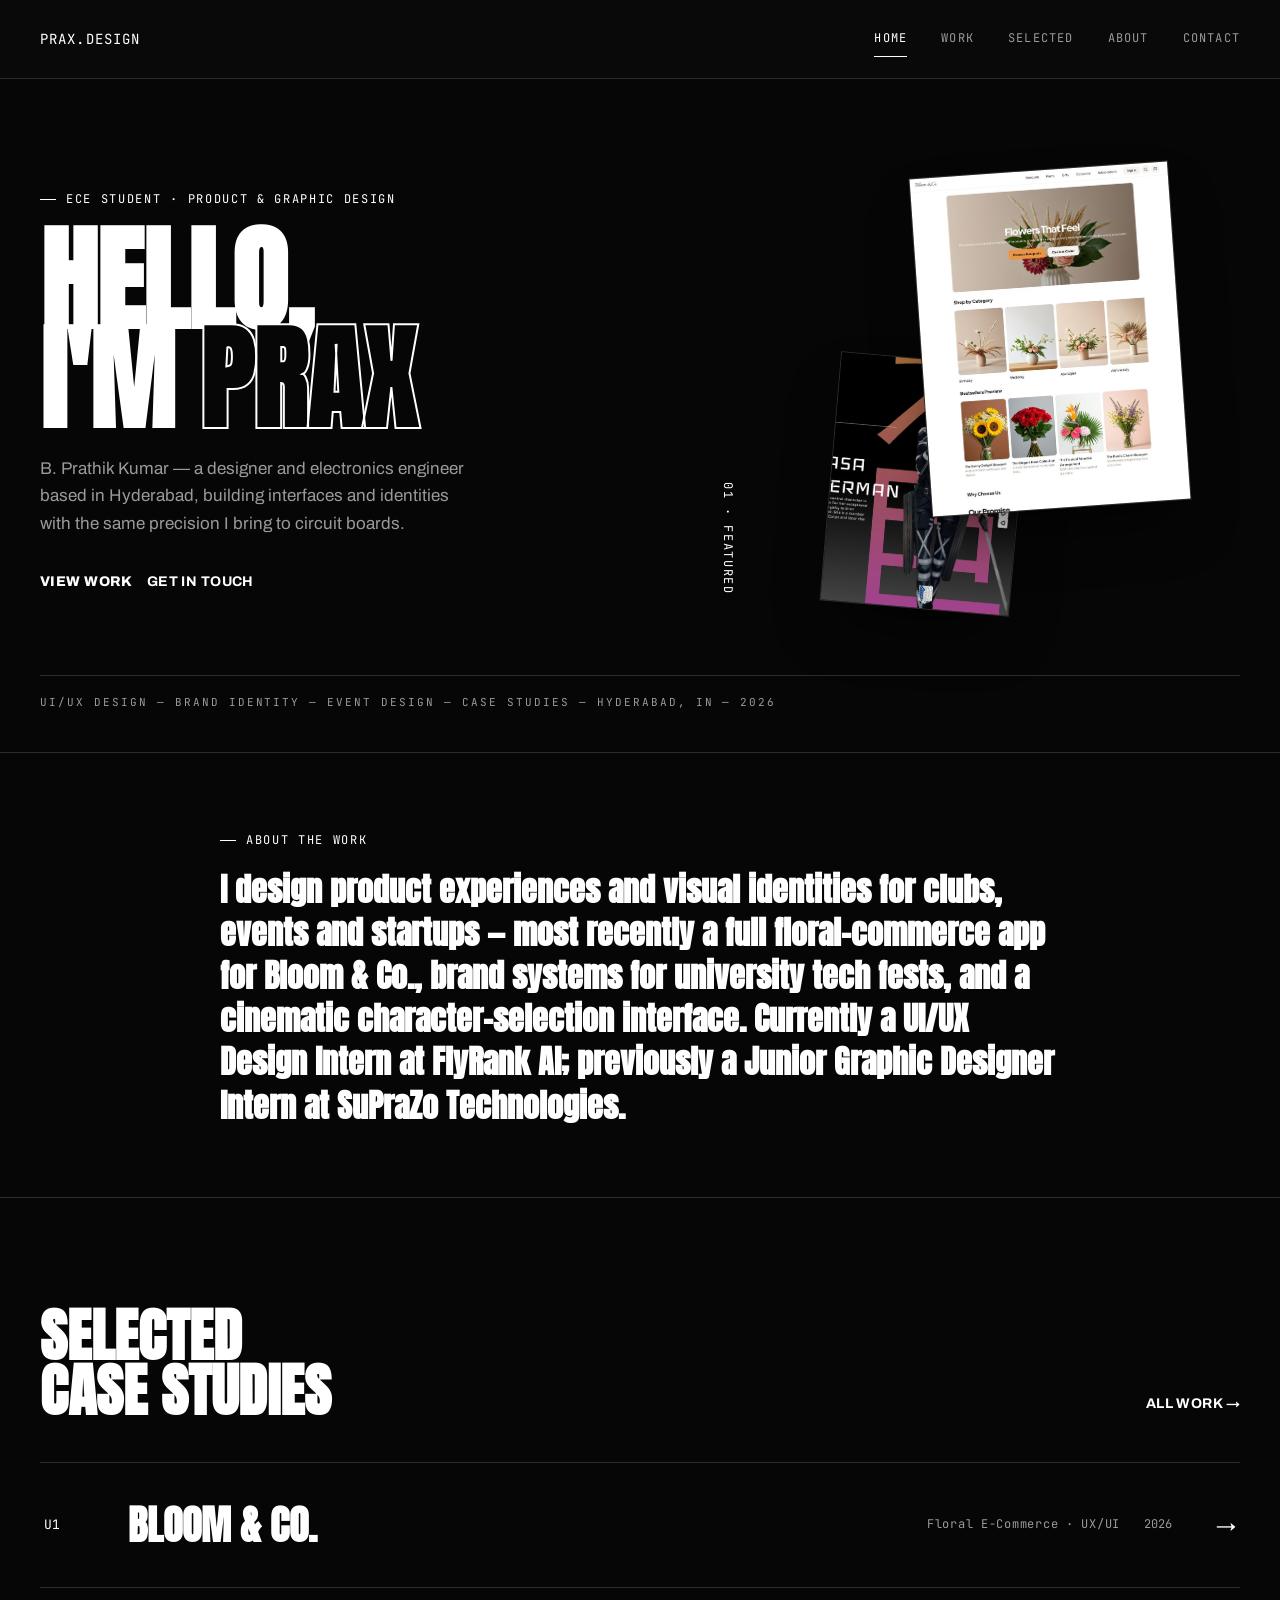
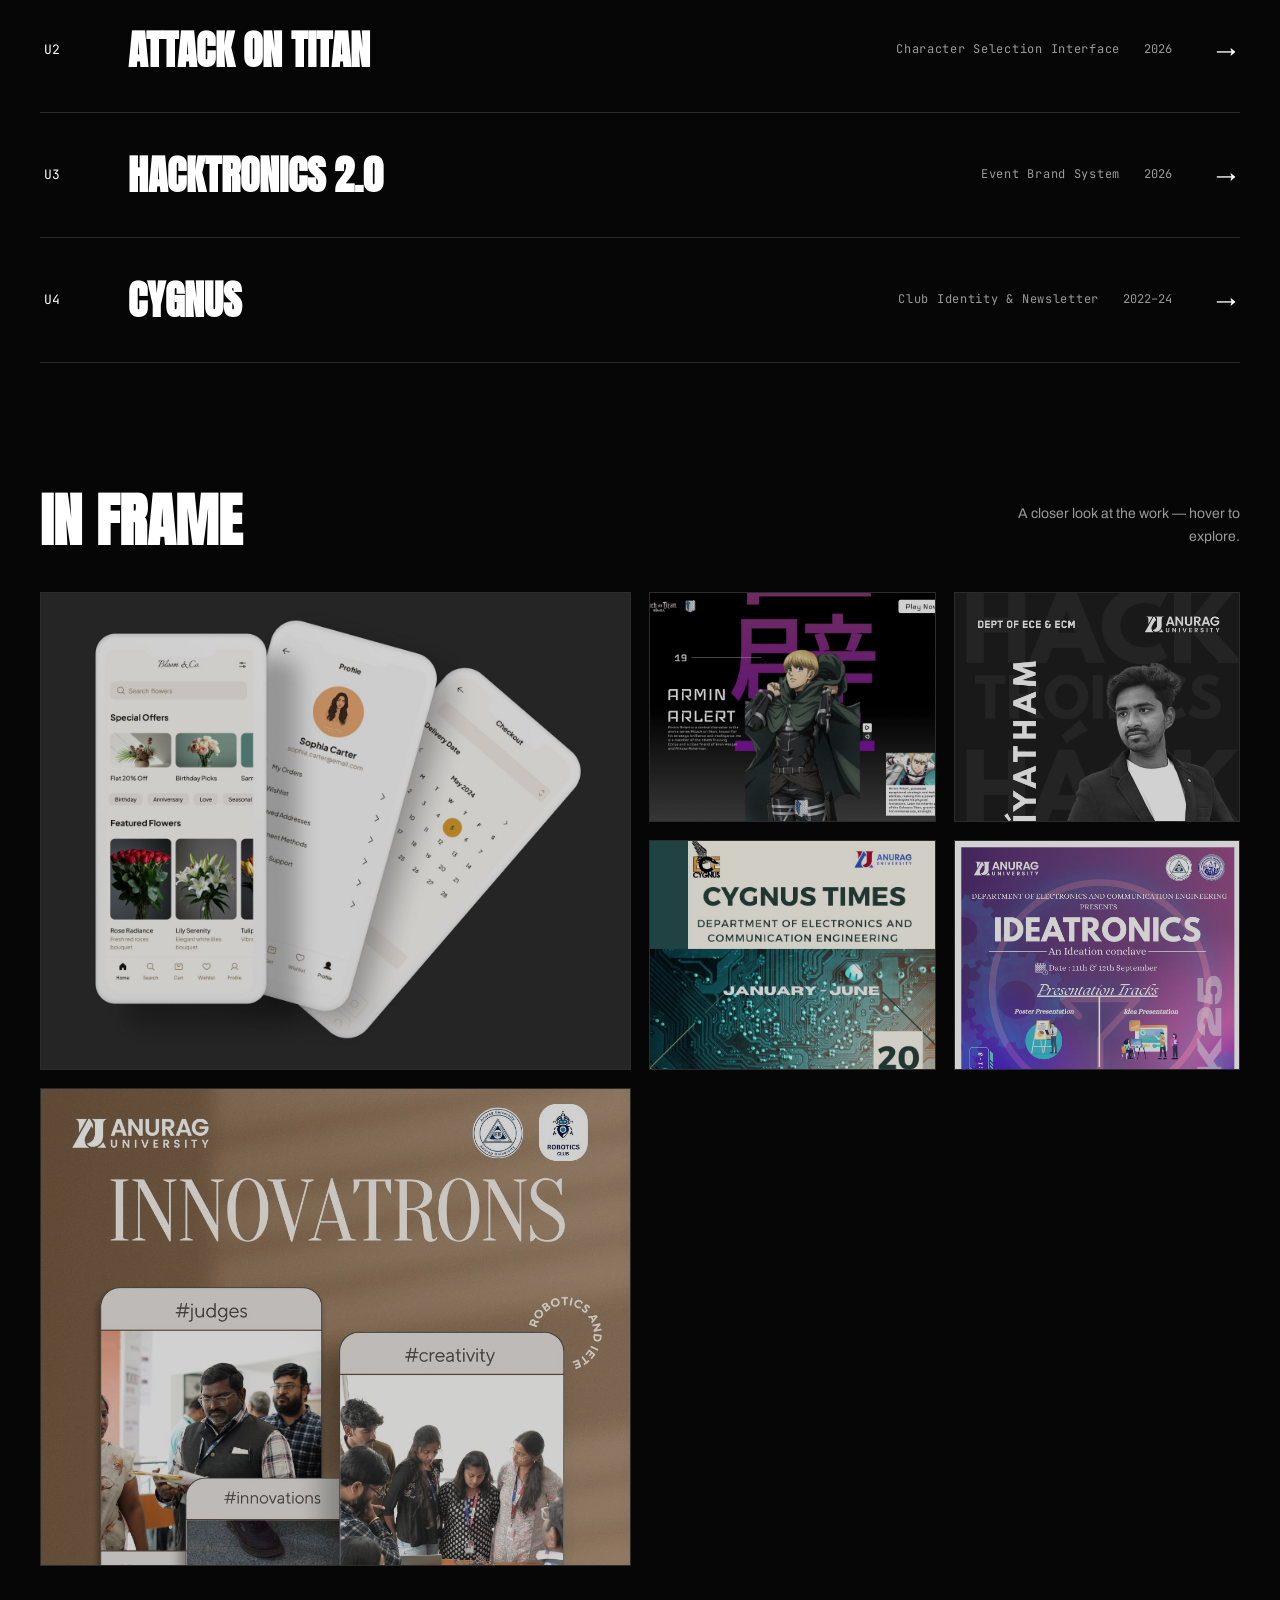
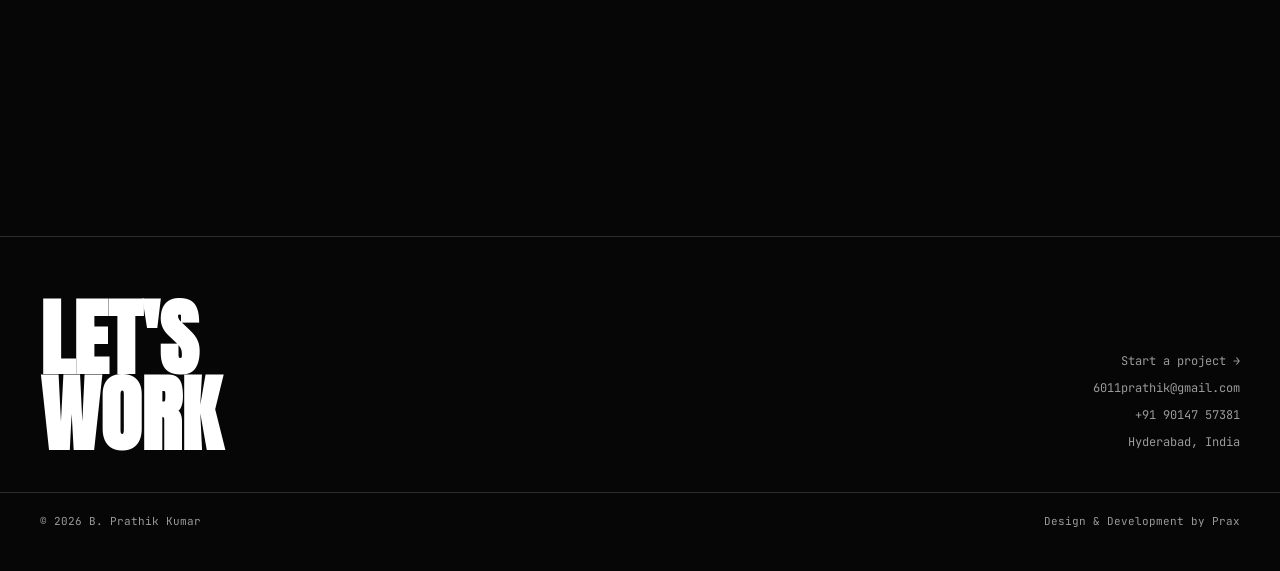
<file: index.html>
<!DOCTYPE html>
<html lang="en">
<head>
<meta charset="UTF-8">
<meta name="viewport" content="width=device-width, initial-scale=1.0">
<title>Prax — Product &amp; Graphic Designer</title>
<meta name="description" content="B. Prathik Kumar (Prax) — UI/UX and graphic design portfolio. Product case studies, brand identity, and event design work.">
<link rel="icon" href="favicon.ico" sizes="any">
<link rel="icon" type="image/png" href="assets/shared/favicon-256.png">
<meta property="og:type" content="website">
<meta property="og:title" content="Prax — Product & Graphic Designer">
<meta property="og:description" content="B. Prathik Kumar (Prax) — UI/UX and graphic design portfolio. Product case studies, brand identity, and event design work.">
<meta property="og:image" content="assets/shared/og-cover.jpg">
<meta name="twitter:card" content="summary_large_image">
<meta name="twitter:title" content="Prax — Product & Graphic Designer">
<meta name="twitter:description" content="B. Prathik Kumar (Prax) — UI/UX and graphic design portfolio. Product case studies, brand identity, and event design work.">
<meta name="twitter:image" content="assets/shared/og-cover.jpg">
<link rel="stylesheet" href="css/style.css">
<link rel="stylesheet" href="css/home.css">
</head>
<body>

<nav class="site-nav">
  <div class="wrap">
    <a href="index.html" class="nav-mark">PRAX<span>.</span>DESIGN</a>
    <button class="nav-toggle" id="navToggle" aria-expanded="false" aria-controls="navLinks">Menu</button>
    <div class="nav-links" id="navLinks">
      <a href="index.html" class="active">Home</a>
      <a href="work.html">Work</a>
      <a href="selected.html">Selected</a>
      <a href="about.html">About</a>
      <a href="contact.html">Contact</a>
    </div>
  </div>
</nav>

<header class="hero">
  <div class="wrap hero-grid">
    <div class="hero-copy">
      <p class="eyebrow">ECE Student · Product &amp; Graphic Design</p>
      <h1 class="hero-title">
        HELLO,<br>
        I'M <span class="outline">PRAX</span>
      </h1>
      <p class="hero-sub">B. Prathik Kumar — a designer and electronics engineer based in
        Hyderabad, building interfaces and identities with the same precision
        I bring to circuit boards.</p>
      <div class="hero-actions">
        <a href="work.html" class="btn btn-solid">View Work</a>
        <a href="contact.html" class="btn">Get in Touch</a>
      </div>
    </div>
    <div class="hero-art">
      <img src="assets/bloom/landing.jpg" alt="Bloom & Co. floral e-commerce landing page design" class="hero-img card-a">
      <img src="assets/aot/mikasa.jpg" alt="Attack on Titan character interface design" class="hero-img card-b">
      <span class="hero-tag mono">01 · FEATURED</span>
    </div>
  </div>
  <div class="wrap">
    <p class="marquee-line mono">UI/UX DESIGN — BRAND IDENTITY — EVENT DESIGN — CASE STUDIES — HYDERABAD, IN — 2026</p>
  </div>
</header>

<section class="intro-strip">
  <div class="wrap intro-grid">
    <p class="eyebrow">About the work</p>
    <p class="intro-text">I design product experiences and visual identities for
      clubs, events and startups — most recently a full floral-commerce app for
      <strong>Bloom &amp; Co.</strong>, brand systems for university tech fests, and a
      cinematic character-selection interface. Currently a UI/UX Design Intern at FlyRank AI; previously a Junior
      Graphic Designer Intern at SuPraZo Technologies.</p>
  </div>
</section>

<section class="index-section">
  <div class="wrap">
    <div class="section-head">
      <h2>Selected<br>Case Studies</h2>
      <a href="work.html" class="btn">All Work →</a>
    </div>

    <ul class="proj-index">
      <li class="proj-row">
        <a href="project-bloom.html">
          <span class="proj-num mono">U1</span>
          <span class="proj-name">Bloom &amp; Co.</span>
          <span class="proj-tag mono dim">Floral E-Commerce · UX/UI</span>
          <span class="proj-year mono dim">2026</span>
          <span class="proj-arrow">→</span>
        </a>
      </li>
      <li class="proj-row">
        <a href="project-aot.html">
          <span class="proj-num mono">U2</span>
          <span class="proj-name">Attack on Titan</span>
          <span class="proj-tag mono dim">Character Selection Interface</span>
          <span class="proj-year mono dim">2026</span>
          <span class="proj-arrow">→</span>
        </a>
      </li>
      <li class="proj-row">
        <a href="project-hacktronics.html">
          <span class="proj-num mono">U3</span>
          <span class="proj-name">Hacktronics 2.0</span>
          <span class="proj-tag mono dim">Event Brand System</span>
          <span class="proj-year mono dim">2026</span>
          <span class="proj-arrow">→</span>
        </a>
      </li>
      <li class="proj-row">
        <a href="project-cygnus.html">
          <span class="proj-num mono">U4</span>
          <span class="proj-name">Cygnus</span>
          <span class="proj-tag mono dim">Club Identity &amp; Newsletter</span>
          <span class="proj-year mono dim">2022–24</span>
          <span class="proj-arrow">→</span>
        </a>
      </li>
    </ul>
  </div>
</section>

<section class="shots-section">
  <div class="wrap">
    <div class="section-head">
      <h2>In Frame</h2>
      <p class="dim">A closer look at the work — hover to explore.</p>
    </div>

    <div class="shots-grid">
      <a href="project-bloom.html" class="shot-card big" data-reveal>
        <img src="assets/bloom/mock1.jpg" alt="Bloom & Co. app screens">
        <span class="shot-card-label mono">Bloom &amp; Co. <em>· U1</em></span>
      </a>
      <a href="project-aot.html" class="shot-card" data-reveal>
        <img src="assets/aot/armin.jpg" alt="Attack on Titan Armin character screen">
        <span class="shot-card-label mono">AOT Interface <em>· U2</em></span>
      </a>
      <a href="project-hacktronics.html" class="shot-card" data-reveal>
        <img src="assets/hacktronics/id-sample2.jpg" alt="Hacktronics organizer ID card">
        <span class="shot-card-label mono">Hacktronics <em>· U3</em></span>
      </a>
      <a href="project-cygnus.html" class="shot-card" data-reveal>
        <img src="assets/cygnus/times-2024.jpg" alt="Cygnus Times newsletter cover">
        <span class="shot-card-label mono">Cygnus <em>· U4</em></span>
      </a>
      <a href="selected.html" class="shot-card" data-reveal>
        <img src="assets/selected/ideatronics.jpg" alt="Ideatronics 2K25 poster">
        <span class="shot-card-label mono">Ideatronics <em>· Poster</em></span>
      </a>
      <a href="selected.html" class="shot-card big" data-reveal>
        <img src="assets/selected/innovatrons-1.jpg" alt="Innovatrons robotics event recap">
        <span class="shot-card-label mono">Innovatrons <em>· Robotics &amp; IETE</em></span>
      </a>
    </div>
  </div>
</section>

<footer class="site-footer">
  <div class="wrap">
    <div class="footer-title">LET'S<br>WORK</div>
    <div class="footer-meta mono">
      <a href="contact.html">Start a project →</a>
      <a href="mailto:6011prathik@gmail.com">6011prathik@gmail.com</a>
      <a href="tel:+919014757381">+91 90147 57381</a>
      <span>Hyderabad, India</span>
    </div>
  </div>
  <div class="wrap footer-bottom">
    <span>© 2026 B. Prathik Kumar</span>
    <span>Design &amp; Development by Prax</span>
  </div>
</footer>

<script src="js/main.js"></script>
</body>
</html>
</file>
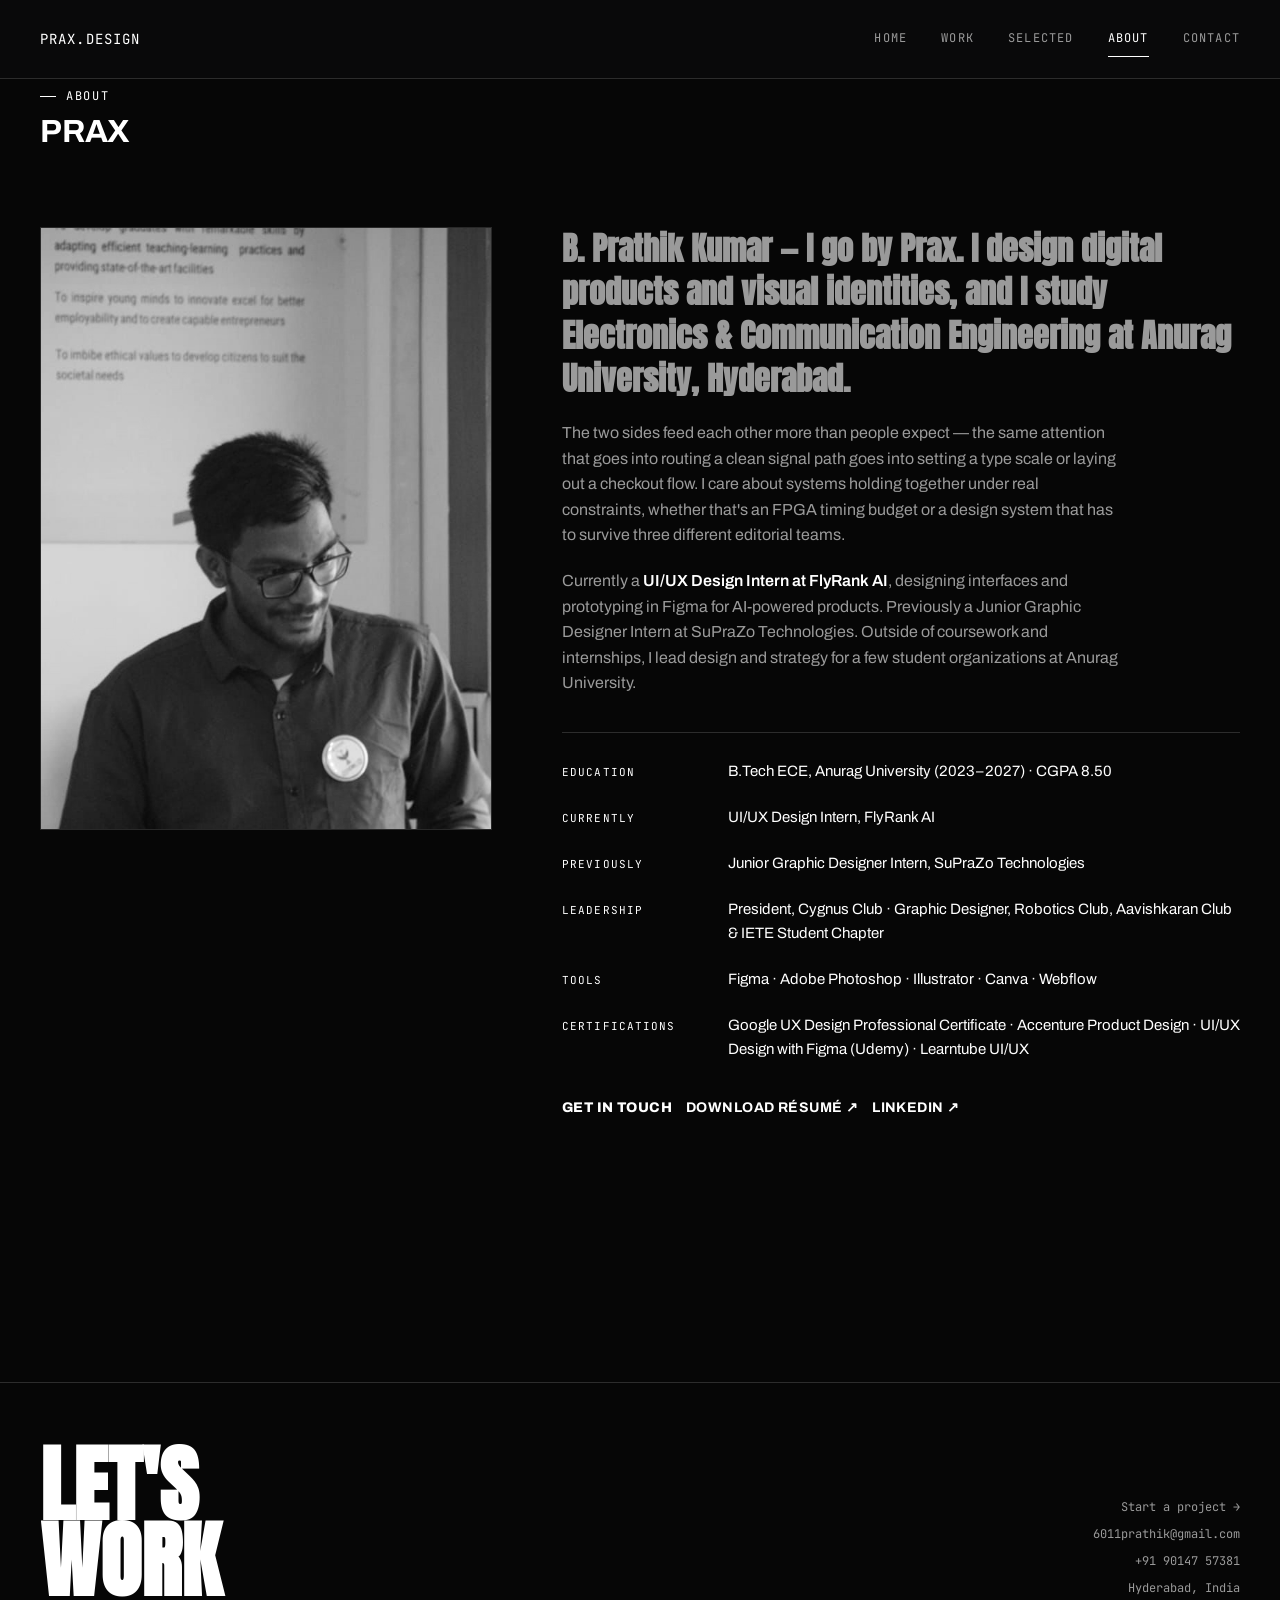
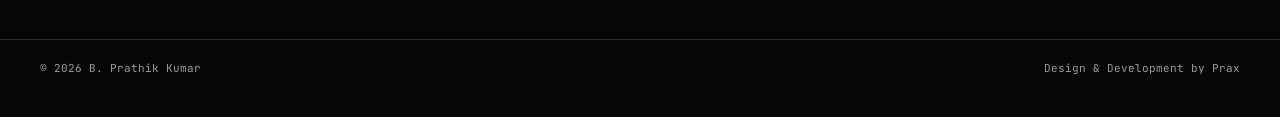
<file: about.html>
<!DOCTYPE html>
<html lang="en">
<head>
<meta charset="UTF-8">
<meta name="viewport" content="width=device-width, initial-scale=1.0">
<title>About — Prax</title>
<meta name="description" content="B. Prathik Kumar — ECE student, product designer and graphic designer based in Hyderabad.">
<link rel="icon" href="favicon.ico" sizes="any">
<link rel="icon" type="image/png" href="assets/shared/favicon-256.png">
<meta property="og:type" content="website">
<meta property="og:title" content="About — Prax">
<meta property="og:description" content="B. Prathik Kumar — ECE student, product designer and graphic designer based in Hyderabad.">
<meta property="og:image" content="assets/shared/og-cover.jpg">
<meta name="twitter:card" content="summary_large_image">
<meta name="twitter:title" content="About — Prax">
<meta name="twitter:description" content="B. Prathik Kumar — ECE student, product designer and graphic designer based in Hyderabad.">
<meta name="twitter:image" content="assets/shared/og-cover.jpg">
<link rel="stylesheet" href="css/style.css">
<link rel="stylesheet" href="css/about.css">
</head>
<body>

<nav class="site-nav">
  <div class="wrap">
    <a href="index.html" class="nav-mark">PRAX<span>.</span>DESIGN</a>
    <button class="nav-toggle" id="navToggle" aria-expanded="false" aria-controls="navLinks">Menu</button>
    <div class="nav-links" id="navLinks">
      <a href="index.html">Home</a>
      <a href="work.html">Work</a>
      <a href="selected.html">Selected</a>
      <a href="about.html" class="active">About</a>
      <a href="contact.html">Contact</a>
    </div>
  </div>
</nav>

<header class="page-head">
  <div class="wrap">
    <p class="eyebrow">About</p>
    <h1>PRAX</h1>
  </div>
</header>

<section class="about-body">
  <div class="wrap about-grid">
    <div class="about-photo">
      <img src="assets/shared/prax.jpg" alt="B. Prathik Kumar (Prax)">
    </div>
    <div class="about-copy">
      <p class="about-lead">B. Prathik Kumar — I go by Prax. I design digital
        products and visual identities, and I study Electronics &amp;
        Communication Engineering at Anurag University, Hyderabad.</p>
      <p>The two sides feed each other more than people expect — the same
        attention that goes into routing a clean signal path goes into
        setting a type scale or laying out a checkout flow. I care about
        systems holding together under real constraints, whether that's an
        FPGA timing budget or a design system that has to survive three
        different editorial teams.</p>
      <p>Currently a <strong>UI/UX Design Intern at FlyRank AI</strong>,
        designing interfaces and prototyping in Figma for AI-powered
        products. Previously a Junior Graphic Designer Intern at SuPraZo
        Technologies. Outside of coursework and internships, I lead design
        and strategy for a few student organizations at Anurag University.</p>

      <div class="about-facts">
        <div>
          <span class="k mono">Education</span>
          <span class="v">B.Tech ECE, Anurag University (2023–2027) · CGPA 8.50</span>
        </div>
        <div>
          <span class="k mono">Currently</span>
          <span class="v">UI/UX Design Intern, FlyRank AI</span>
        </div>
        <div>
          <span class="k mono">Previously</span>
          <span class="v">Junior Graphic Designer Intern, SuPraZo Technologies</span>
        </div>
        <div>
          <span class="k mono">Leadership</span>
          <span class="v">President, Cygnus Club · Graphic Designer, Robotics Club, Aavishkaran Club &amp; IETE Student Chapter</span>
        </div>
        <div>
          <span class="k mono">Tools</span>
          <span class="v">Figma · Adobe Photoshop · Illustrator · Canva · Webflow</span>
        </div>
        <div>
          <span class="k mono">Certifications</span>
          <span class="v">Google UX Design Professional Certificate · Accenture Product Design · UI/UX Design with Figma (Udemy) · Learntube UI/UX</span>
        </div>
      </div>

      <div style="display:flex; gap:14px; flex-wrap:wrap; margin-top:36px;">
        <a href="contact.html" class="btn btn-solid">Get in Touch</a>
        <a href="assets/shared/prathik-kumar-resume.pdf" target="_blank" rel="noopener" class="btn">Download Résumé ↗</a>
        <a href="https://www.linkedin.com/in/prathik-kumar-877a4427b" target="_blank" rel="noopener" class="btn">LinkedIn ↗</a>
      </div>
    </div>
  </div>
</section>

<footer class="site-footer">
  <div class="wrap">
    <div class="footer-title">LET'S<br>WORK</div>
    <div class="footer-meta mono">
      <a href="contact.html">Start a project →</a>
      <a href="mailto:6011prathik@gmail.com">6011prathik@gmail.com</a>
      <a href="tel:+919014757381">+91 90147 57381</a>
      <span>Hyderabad, India</span>
    </div>
  </div>
  <div class="wrap footer-bottom">
    <span>© 2026 B. Prathik Kumar</span>
    <span>Design &amp; Development by Prax</span>
  </div>
</footer>

<script src="js/main.js"></script>
</body>
</html>
</file>
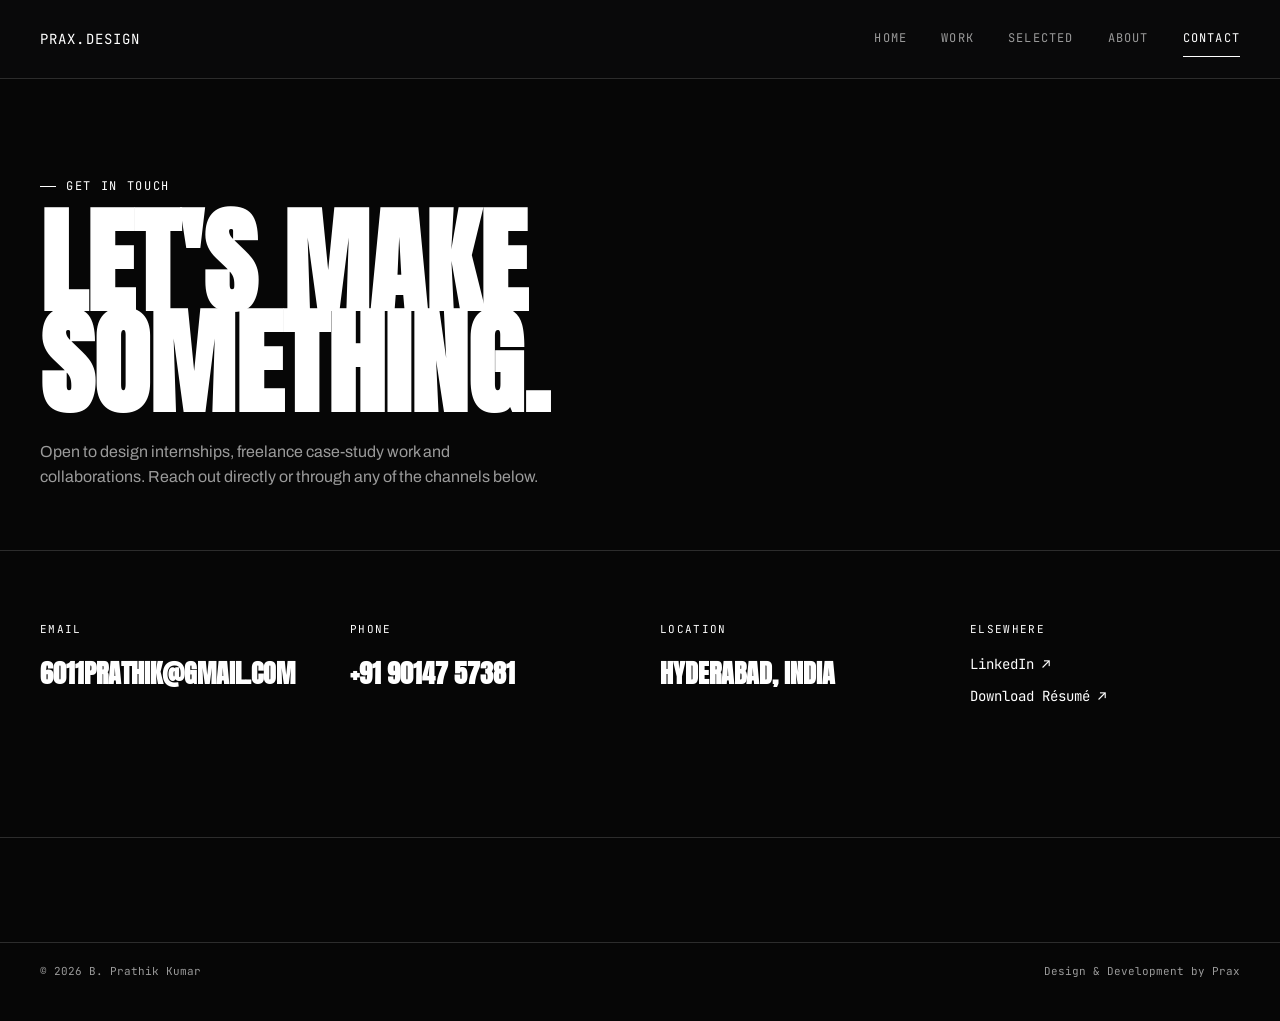
<file: contact.html>
<!DOCTYPE html>
<html lang="en">
<head>
<meta charset="UTF-8">
<meta name="viewport" content="width=device-width, initial-scale=1.0">
<title>Contact — Prax</title>
<meta name="description" content="Get in touch with Prax for design and product work.">
<link rel="icon" href="favicon.ico" sizes="any">
<link rel="icon" type="image/png" href="assets/shared/favicon-256.png">
<meta property="og:type" content="website">
<meta property="og:title" content="Contact — Prax">
<meta property="og:description" content="Get in touch with Prax for design and product work.">
<meta property="og:image" content="assets/shared/og-cover.jpg">
<meta name="twitter:card" content="summary_large_image">
<meta name="twitter:title" content="Contact — Prax">
<meta name="twitter:description" content="Get in touch with Prax for design and product work.">
<meta name="twitter:image" content="assets/shared/og-cover.jpg">
<link rel="stylesheet" href="css/style.css">
<link rel="stylesheet" href="css/contact.css">
</head>
<body>

<nav class="site-nav">
  <div class="wrap">
    <a href="index.html" class="nav-mark">PRAX<span>.</span>DESIGN</a>
    <button class="nav-toggle" id="navToggle" aria-expanded="false" aria-controls="navLinks">Menu</button>
    <div class="nav-links" id="navLinks">
      <a href="index.html">Home</a>
      <a href="work.html">Work</a>
      <a href="selected.html">Selected</a>
      <a href="about.html">About</a>
      <a href="contact.html" class="active">Contact</a>
    </div>
  </div>
</nav>

<header class="contact-hero">
  <div class="wrap">
    <p class="eyebrow">Get in Touch</p>
    <h1>LET'S MAKE<br>SOMETHING.</h1>
    <p class="page-sub dim">Open to design internships, freelance case-study
      work and collaborations. Reach out directly or through any of the
      channels below.</p>
  </div>
</header>

<section class="contact-body">
  <div class="wrap contact-grid">
    <div class="contact-block">
      <span class="k mono">Email</span>
      <a class="v-link" href="mailto:6011prathik@gmail.com">6011prathik@gmail.com</a>
    </div>
    <div class="contact-block">
      <span class="k mono">Phone</span>
      <a class="v-link" href="tel:+919014757381">+91 90147 57381</a>
    </div>
    <div class="contact-block">
      <span class="k mono">Location</span>
      <span class="v-link">Hyderabad, India</span>
    </div>
    <div class="contact-block">
      <span class="k mono">Elsewhere</span>
      <div class="social-links">
        <a href="https://www.linkedin.com/in/prathik-kumar-877a4427b" target="_blank" rel="noopener">LinkedIn ↗</a>
        <a href="assets/shared/prathik-kumar-resume.pdf" target="_blank" rel="noopener">Download Résumé ↗</a>
      </div>
    </div>
  </div>
</section>

<footer class="site-footer" style="margin-top:0;">
  <div class="wrap footer-bottom">
    <span>© 2026 B. Prathik Kumar</span>
    <span>Design &amp; Development by Prax</span>
  </div>
</footer>

<script src="js/main.js"></script>
</body>
</html>
</file>
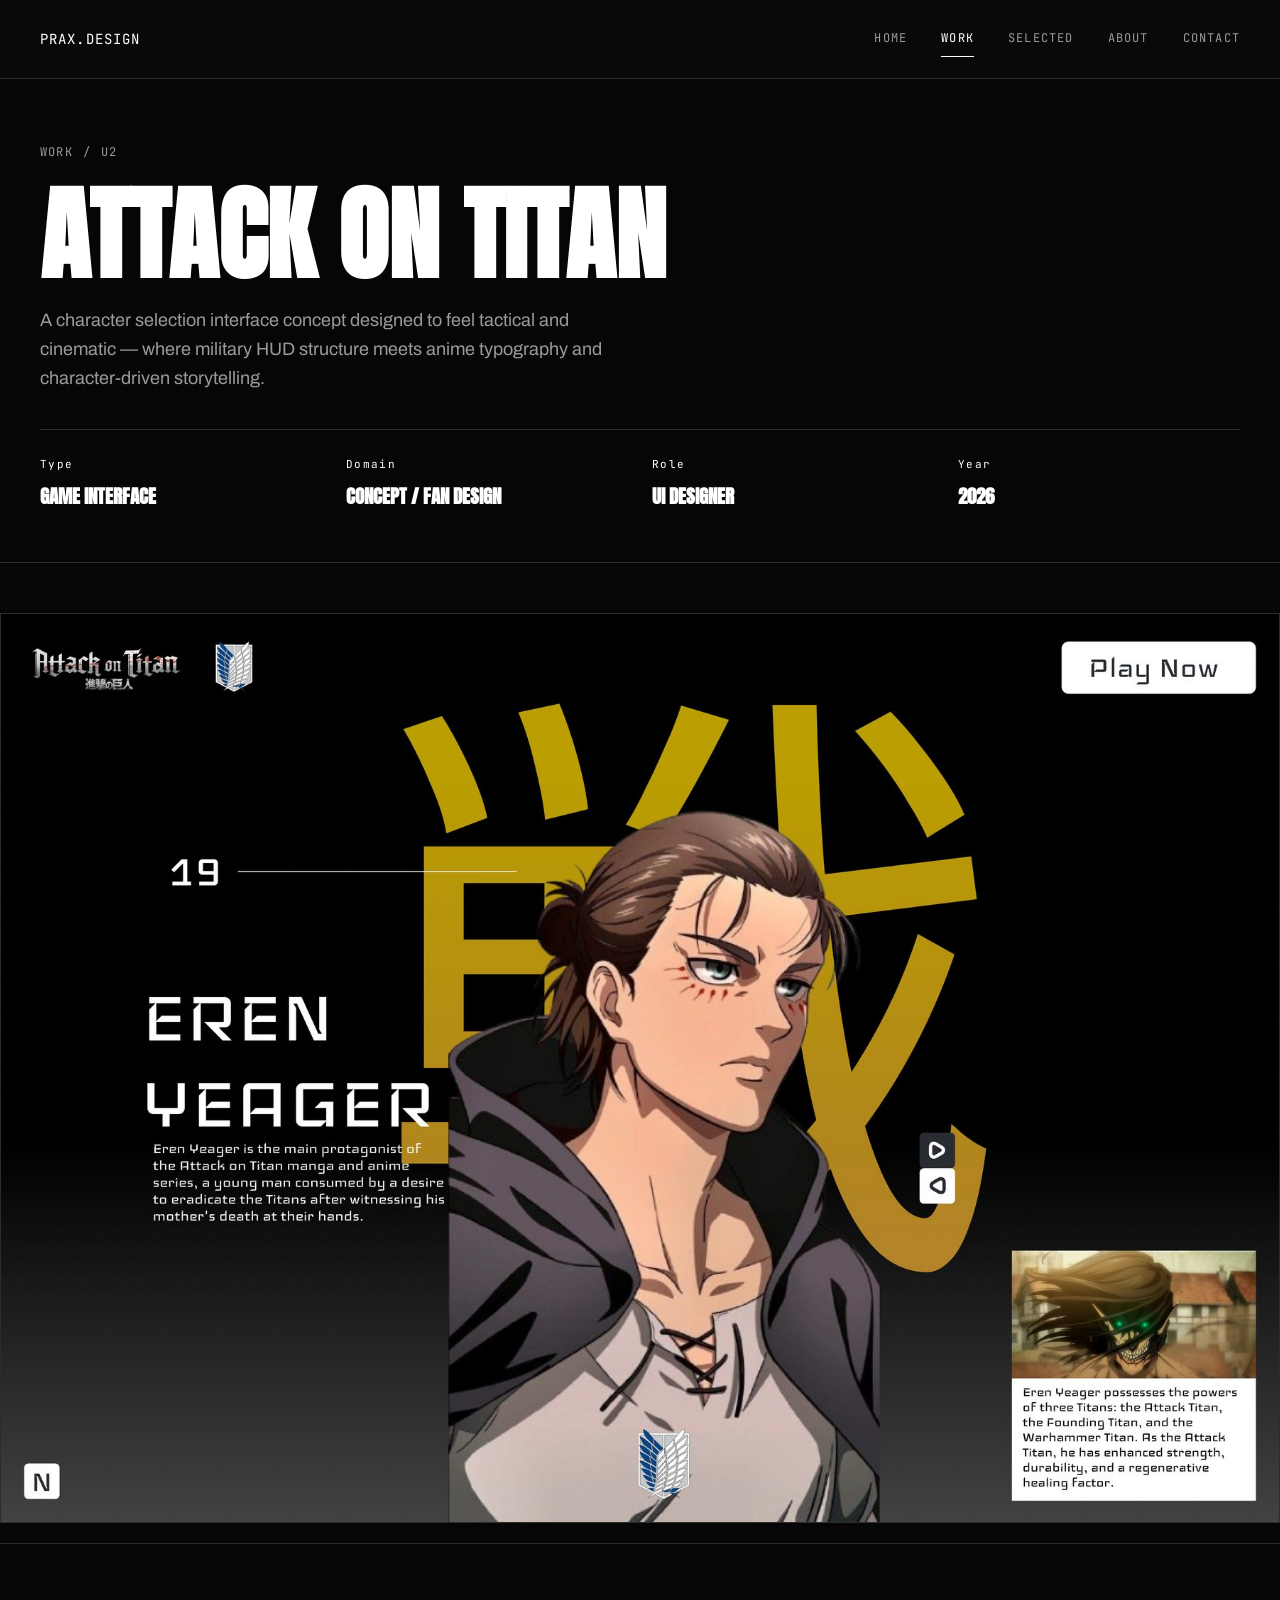
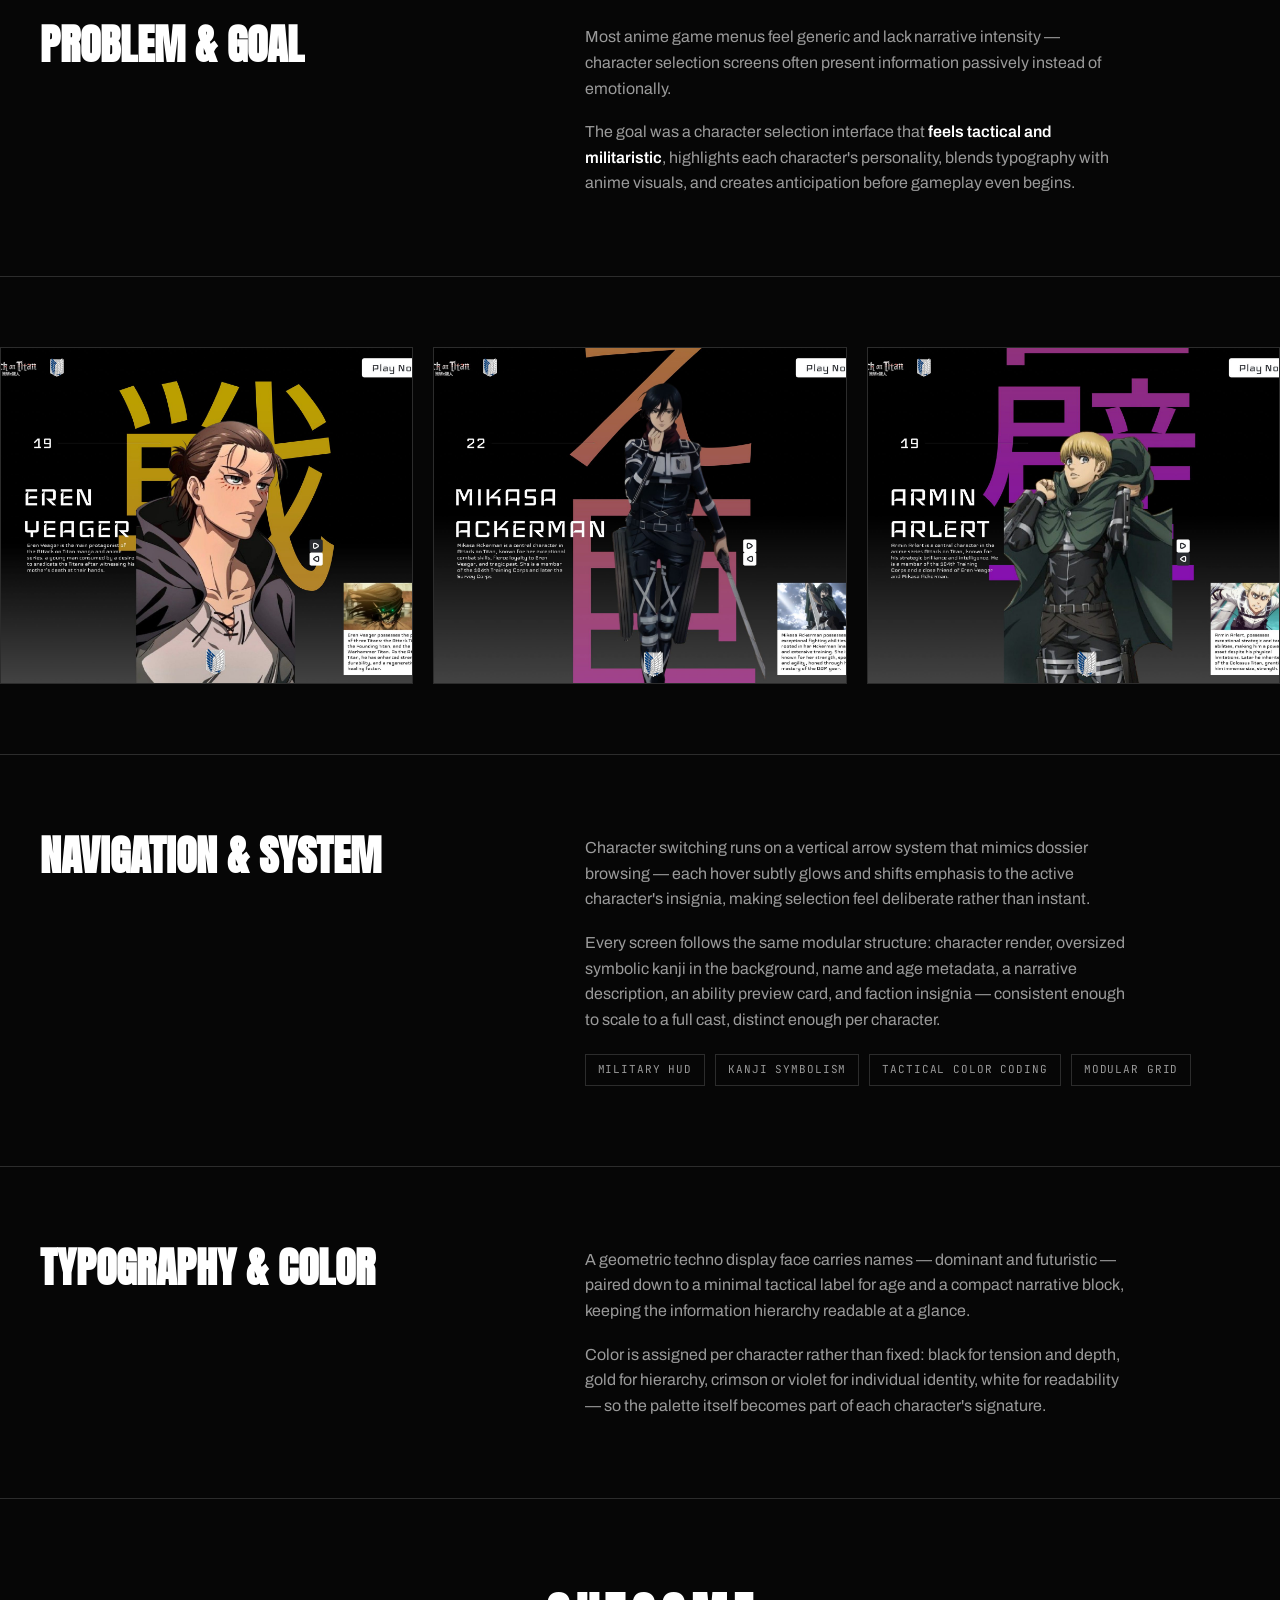
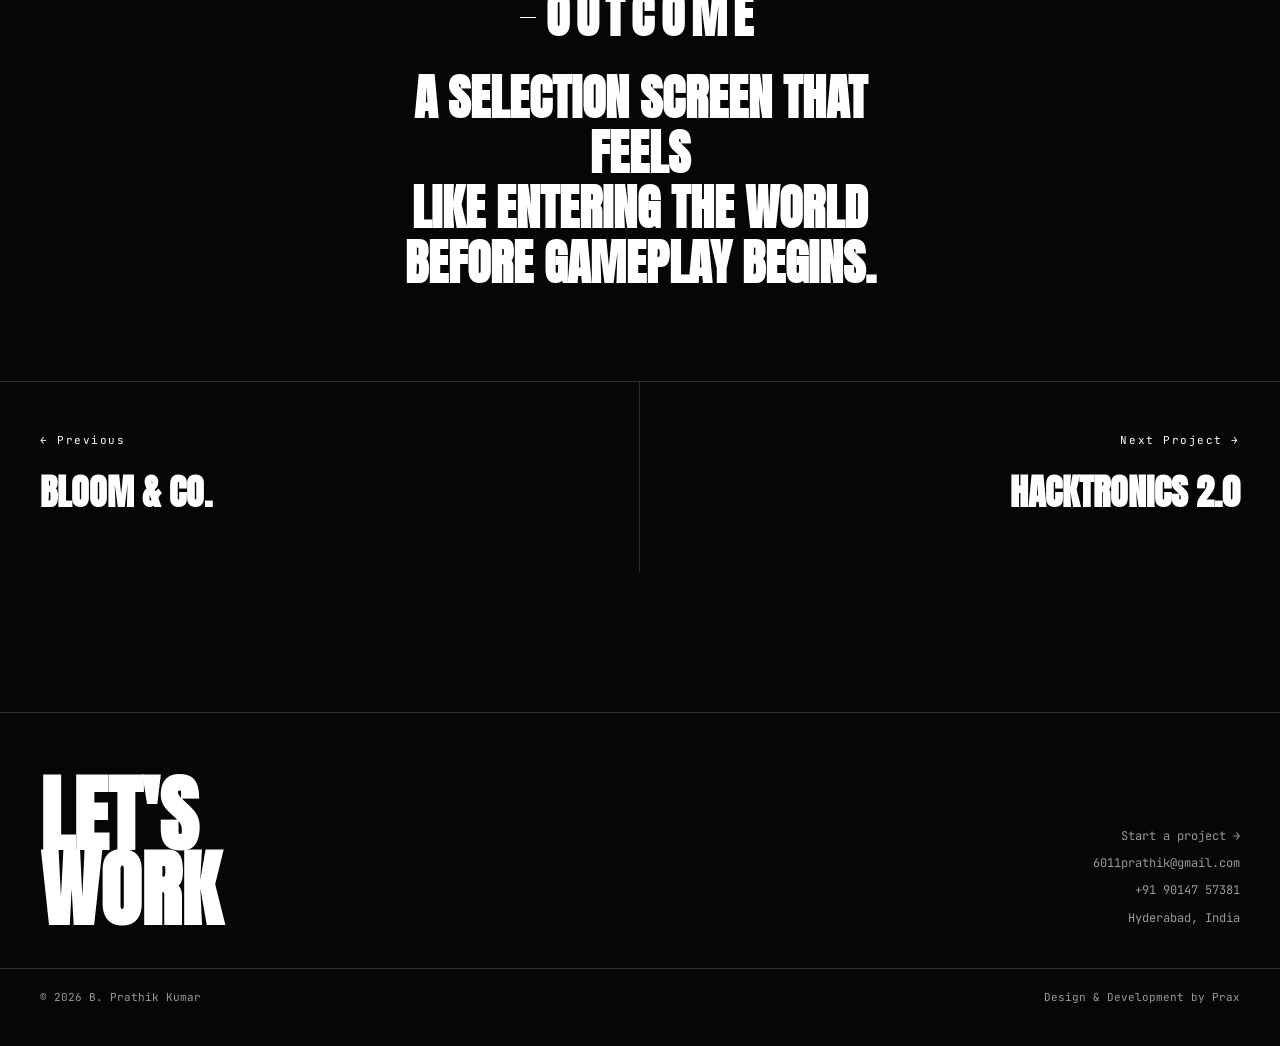
<file: project-aot.html>
<!DOCTYPE html>
<html lang="en">
<head>
<meta charset="UTF-8">
<meta name="viewport" content="width=device-width, initial-scale=1.0">
<title>Attack on Titan — Character Selection Interface — Prax</title>
<meta name="description" content="A cinematic anime game UI concept inspired by tactical military systems and character-driven storytelling.">
<link rel="icon" href="favicon.ico" sizes="any">
<link rel="icon" type="image/png" href="assets/shared/favicon-256.png">
<meta property="og:type" content="website">
<meta property="og:title" content="Attack on Titan — Character Selection Interface — Prax">
<meta property="og:description" content="A cinematic anime game UI concept inspired by tactical military systems and character-driven storytelling.">
<meta property="og:image" content="assets/shared/og-cover.jpg">
<meta name="twitter:card" content="summary_large_image">
<meta name="twitter:title" content="Attack on Titan — Character Selection Interface — Prax">
<meta name="twitter:description" content="A cinematic anime game UI concept inspired by tactical military systems and character-driven storytelling.">
<meta name="twitter:image" content="assets/shared/og-cover.jpg">
<link rel="stylesheet" href="css/style.css">
<link rel="stylesheet" href="css/project.css">
</head>
<body>

<nav class="site-nav">
  <div class="wrap">
    <a href="index.html" class="nav-mark">PRAX<span>.</span>DESIGN</a>
    <button class="nav-toggle" id="navToggle" aria-expanded="false" aria-controls="navLinks">Menu</button>
    <div class="nav-links" id="navLinks">
      <a href="index.html">Home</a>
      <a href="work.html" class="active">Work</a>
      <a href="selected.html">Selected</a>
      <a href="about.html">About</a>
      <a href="contact.html">Contact</a>
    </div>
  </div>
</nav>

<header class="proj-hero">
  <div class="wrap">
    <div class="proj-crumb mono"><a href="work.html">Work</a><span>/</span><span>U2</span></div>
    <h1 class="proj-title">Attack on Titan</h1>
    <p class="proj-sub">A character selection interface concept designed to feel
      tactical and cinematic — where military HUD structure meets anime
      typography and character-driven storytelling.</p>

    <div class="proj-meta-row">
      <div><span class="k mono">Type</span><span class="v">Game Interface</span></div>
      <div><span class="k mono">Domain</span><span class="v">Concept / Fan Design</span></div>
      <div><span class="k mono">Role</span><span class="v">UI Designer</span></div>
      <div><span class="k mono">Year</span><span class="v">2026</span></div>
    </div>
  </div>
</header>

<div class="proj-cover wrap">
  <img src="assets/aot/eren.jpg" alt="Character selection screen for Eren Yeager with kanji background and stat panel">
</div>

<section class="proj-section">
  <div class="wrap proj-section-inner">
    <h3>Problem &amp; Goal</h3>
    <div class="body-text">
      <p>Most anime game menus feel generic and lack narrative intensity —
        character selection screens often present information passively
        instead of emotionally.</p>
      <p>The goal was a character selection interface that <strong>feels
        tactical and militaristic</strong>, highlights each character's
        personality, blends typography with anime visuals, and creates
        anticipation before gameplay even begins.</p>
    </div>
  </div>
</section>

<figure class="shot-gallery">
  <div class="wrap" style="display:contents">
    <div class="shot"><img src="assets/aot/eren.jpg" alt="Eren Yeager character screen"><figcaption>Eren Yeager — #19</figcaption></div>
    <div class="shot"><img src="assets/aot/mikasa.jpg" alt="Mikasa Ackerman character screen"><figcaption>Mikasa Ackerman — #22</figcaption></div>
    <div class="shot"><img src="assets/aot/armin.jpg" alt="Armin Arlert character screen"><figcaption>Armin Arlert — #19</figcaption></div>
  </div>
</figure>

<section class="proj-section">
  <div class="wrap proj-section-inner">
    <h3>Navigation &amp; System</h3>
    <div class="body-text">
      <p>Character switching runs on a vertical arrow system that mimics
        dossier browsing — each hover subtly glows and shifts emphasis to
        the active character's insignia, making selection feel deliberate
        rather than instant.</p>
      <p>Every screen follows the same modular structure: character render,
        oversized symbolic kanji in the background, name and age metadata,
        a narrative description, an ability preview card, and faction
        insignia — consistent enough to scale to a full cast, distinct
        enough per character.</p>
      <div class="tag-list">
        <span>Military HUD</span>
        <span>Kanji Symbolism</span>
        <span>Tactical Color Coding</span>
        <span>Modular Grid</span>
      </div>
    </div>
  </div>
</section>

<section class="proj-section">
  <div class="wrap proj-section-inner">
    <h3>Typography &amp; Color</h3>
    <div class="body-text">
      <p>A geometric techno display face carries names — dominant and
        futuristic — paired down to a minimal tactical label for age and a
        compact narrative block, keeping the information hierarchy readable
        at a glance.</p>
      <p>Color is assigned per character rather than fixed: black for tension
        and depth, gold for hierarchy, crimson or violet for individual
        identity, white for readability — so the palette itself becomes part
        of each character's signature.</p>
    </div>
  </div>
</section>

<div class="pull-quote">
  <div class="wrap">
    <p class="eyebrow">Outcome</p>
    <p>A selection screen that feels<br>like entering the world<br>before gameplay begins.</p>
  </div>
</div>

<nav class="proj-nav">
  <a href="project-bloom.html">
    <span class="dir mono">← Previous</span>
    <span class="name">Bloom &amp; Co.</span>
  </a>
  <a href="project-hacktronics.html">
    <span class="dir mono">Next Project →</span>
    <span class="name">Hacktronics 2.0</span>
  </a>
</nav>

<footer class="site-footer">
  <div class="wrap">
    <div class="footer-title">LET'S<br>WORK</div>
    <div class="footer-meta mono">
      <a href="contact.html">Start a project →</a>
      <a href="mailto:6011prathik@gmail.com">6011prathik@gmail.com</a>
      <a href="tel:+919014757381">+91 90147 57381</a>
      <span>Hyderabad, India</span>
    </div>
  </div>
  <div class="wrap footer-bottom">
    <span>© 2026 B. Prathik Kumar</span>
    <span>Design &amp; Development by Prax</span>
  </div>
</footer>

<script src="js/main.js"></script>
</body>
</html>
</file>
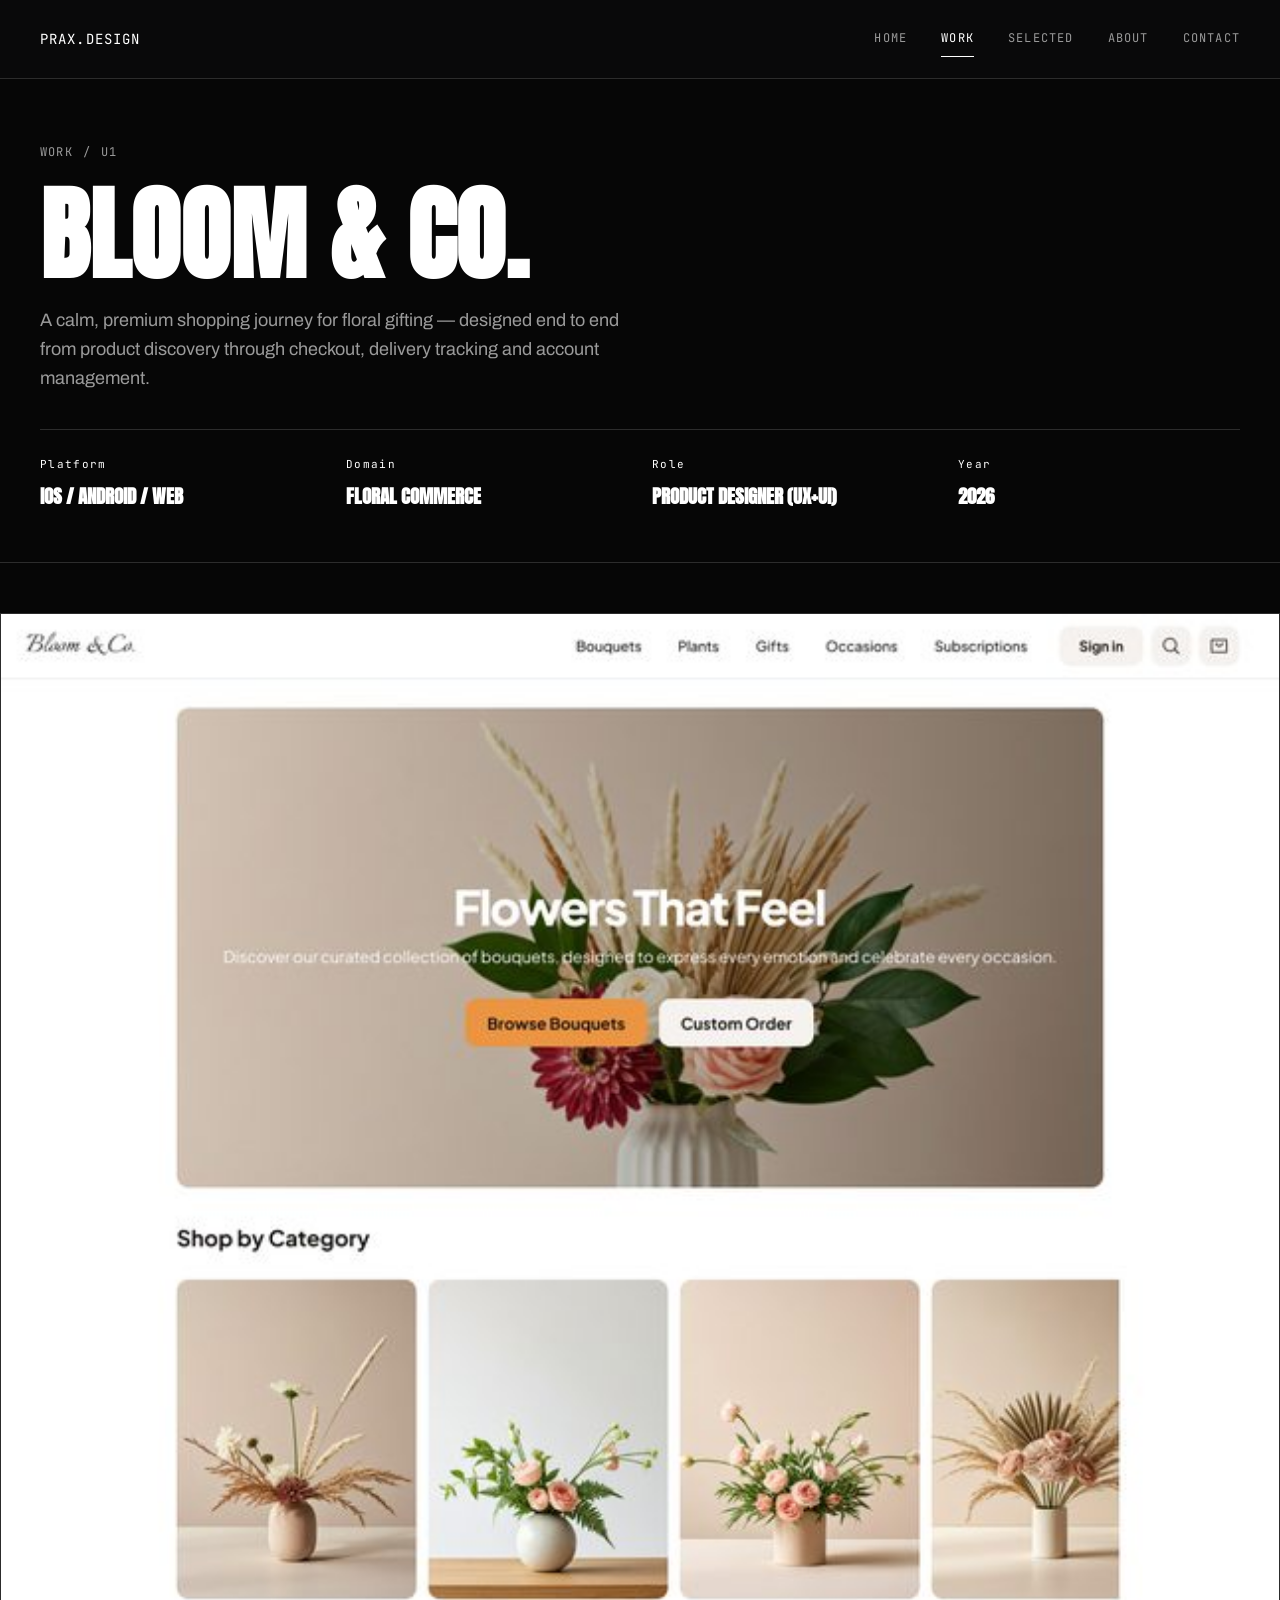
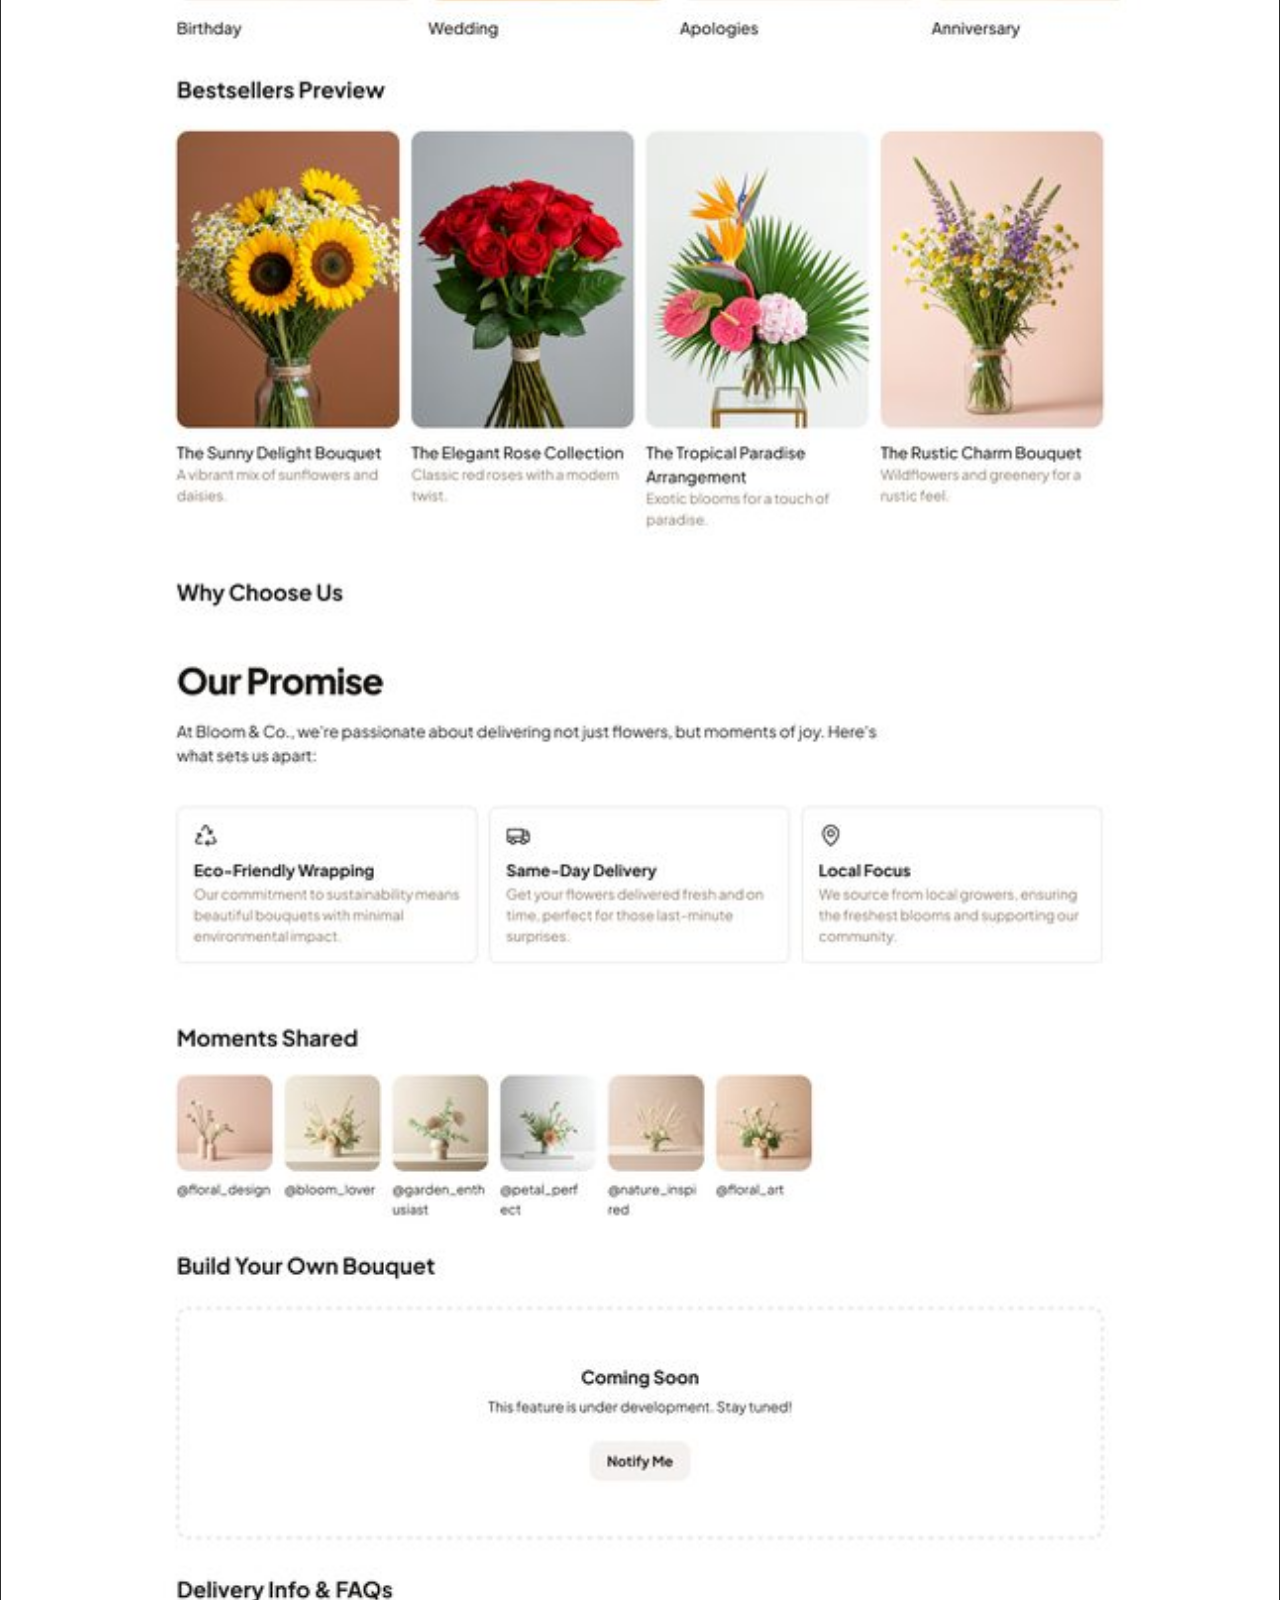
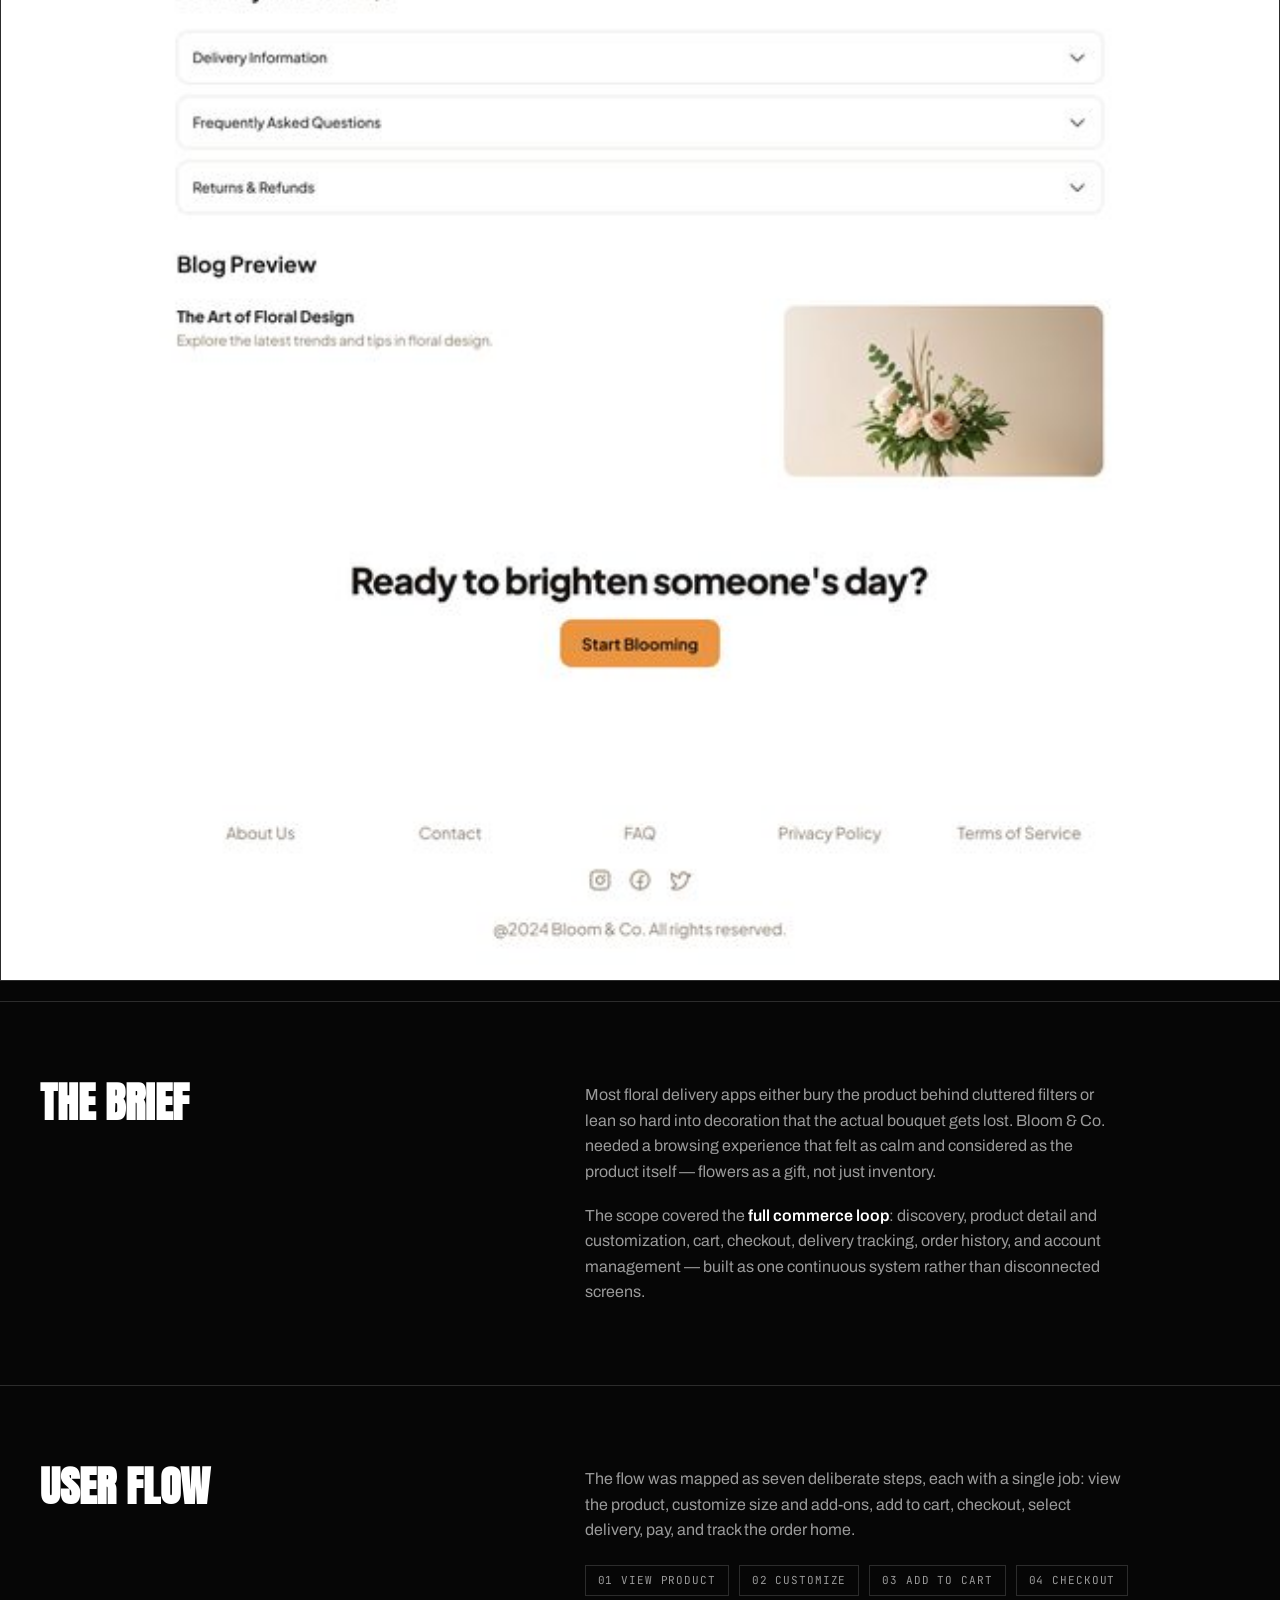
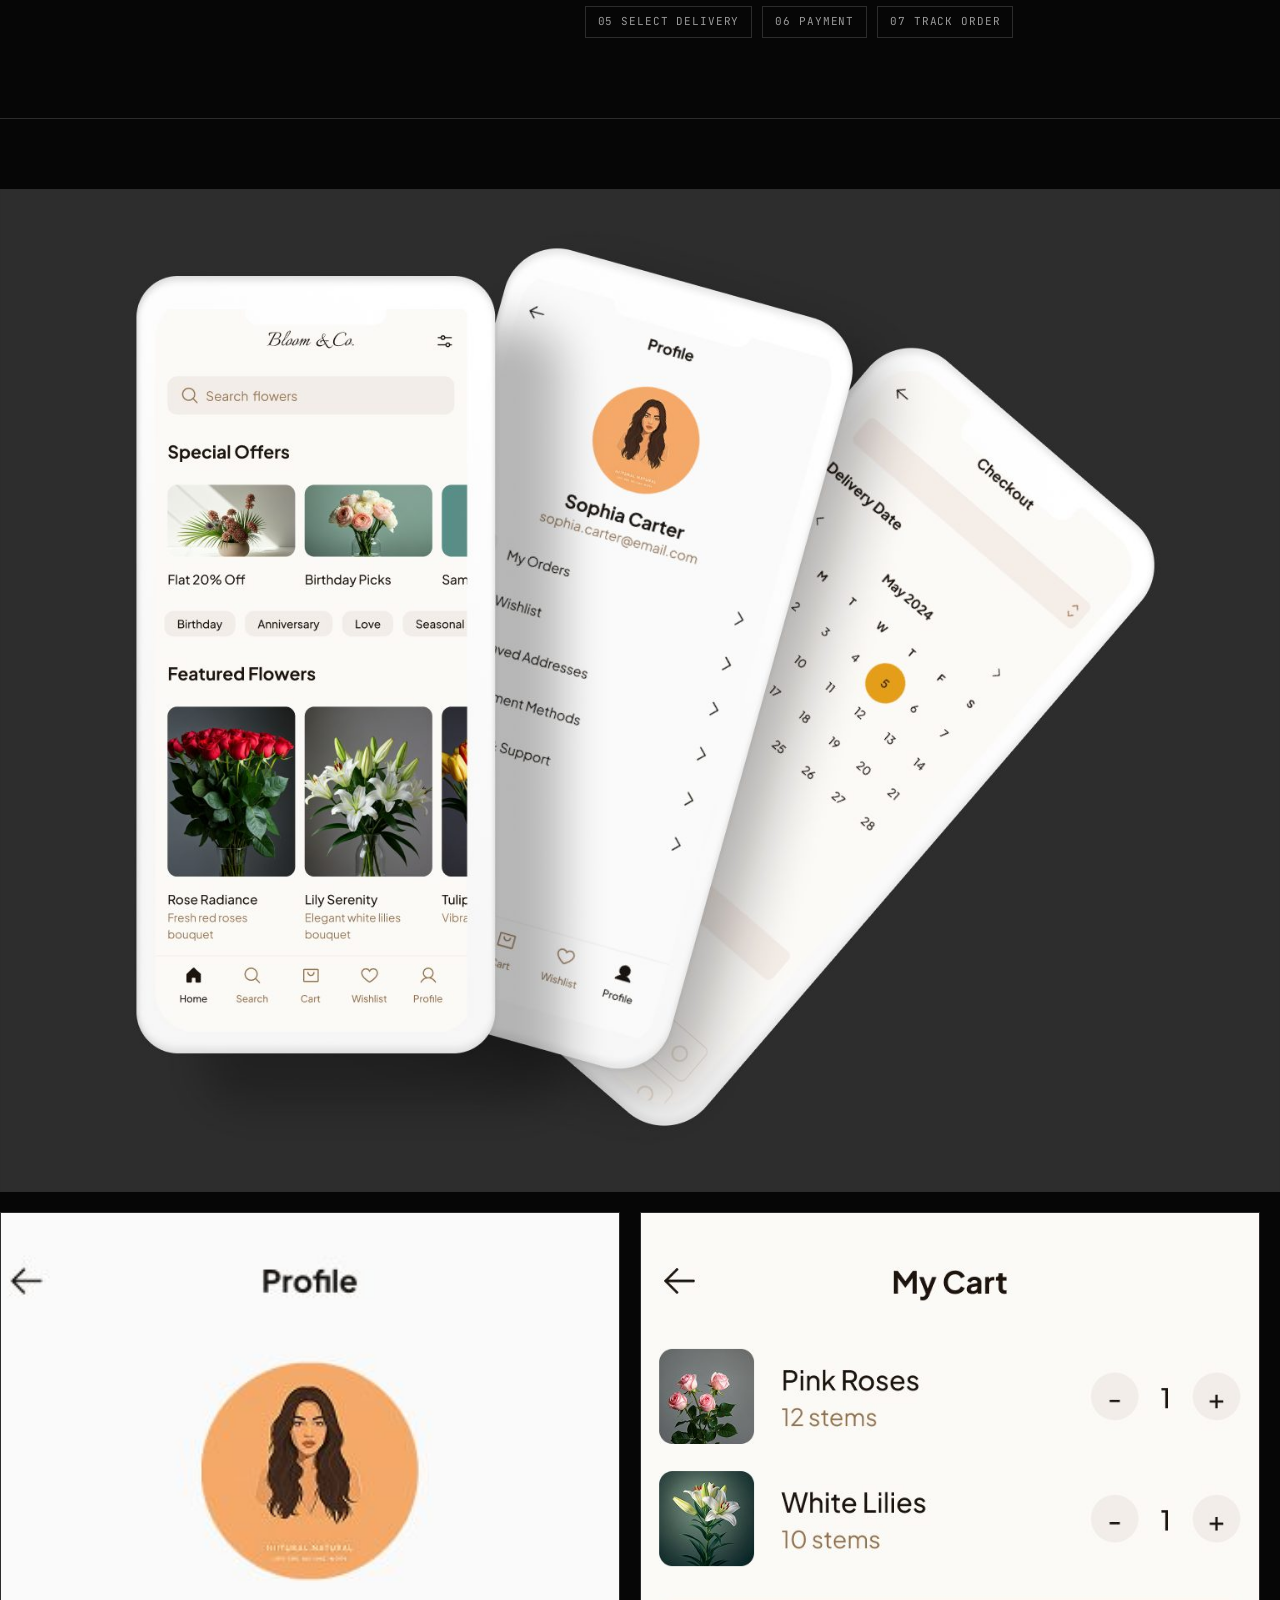
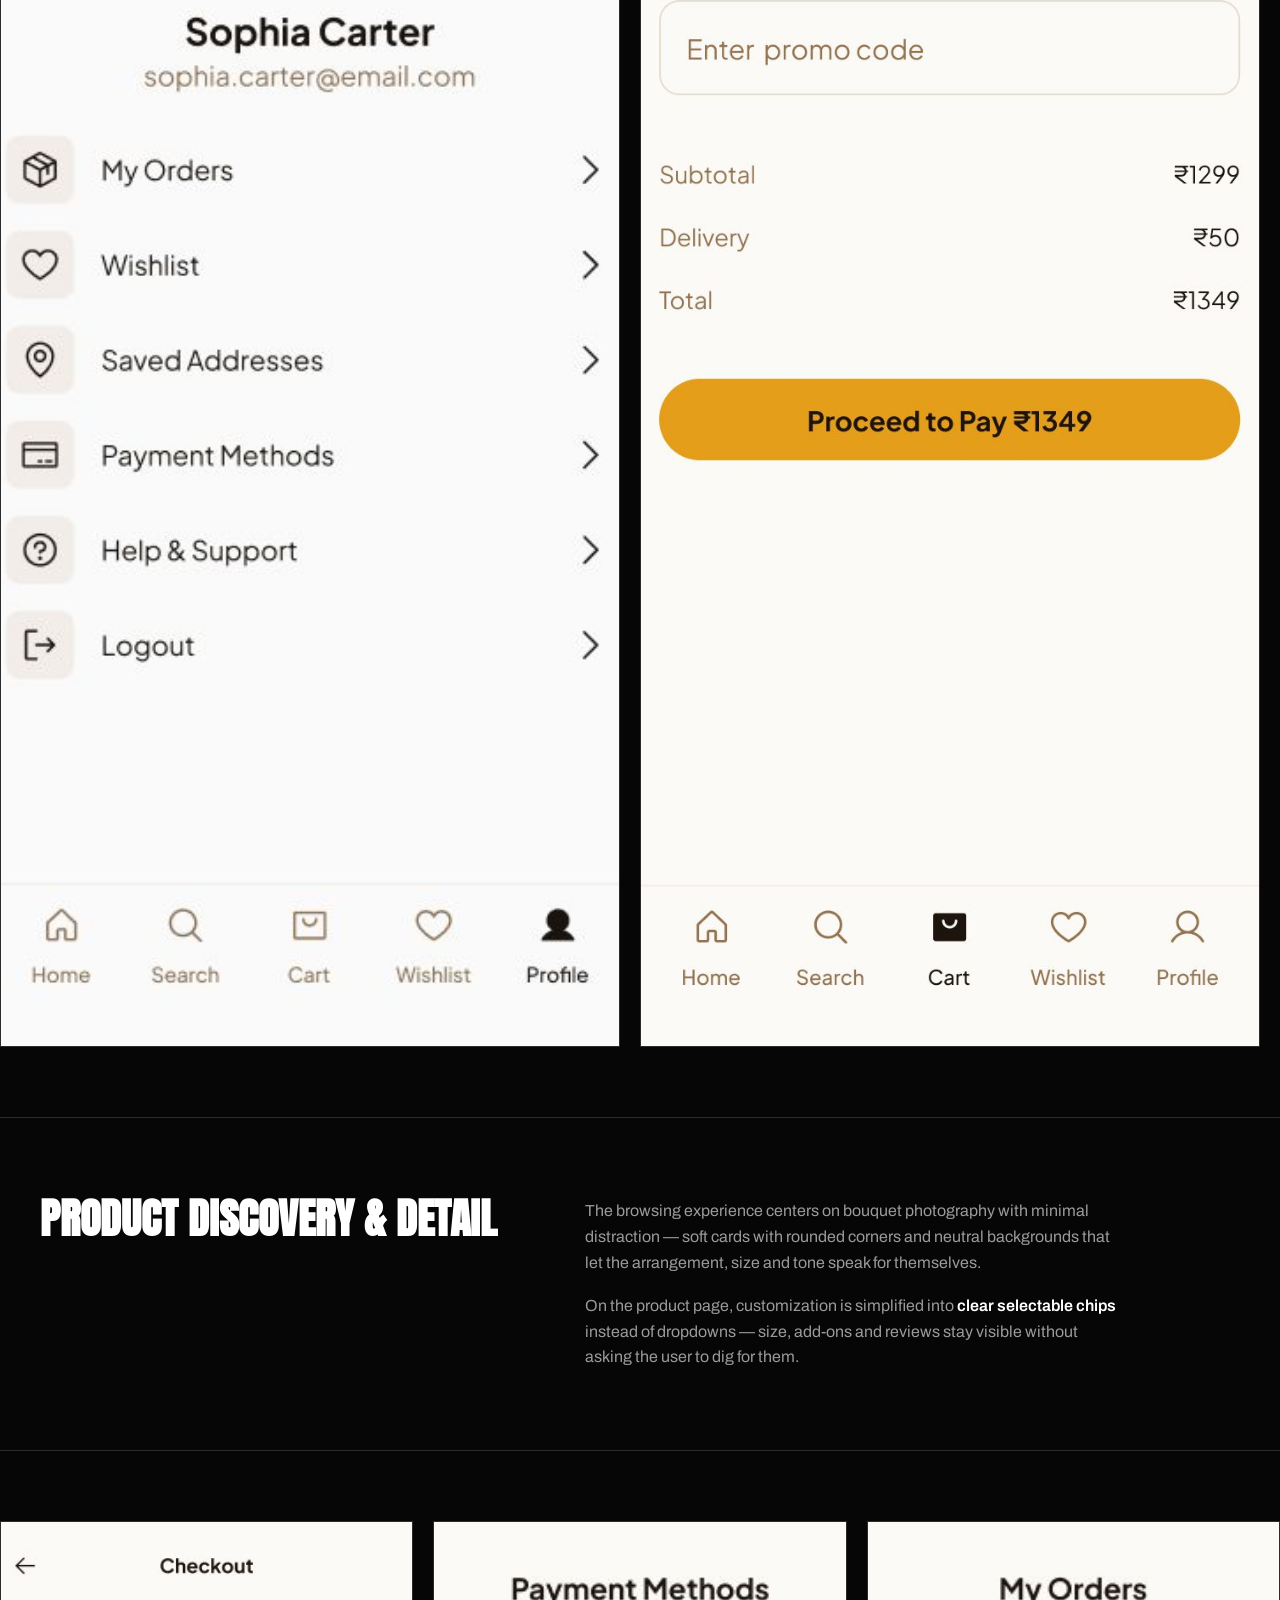
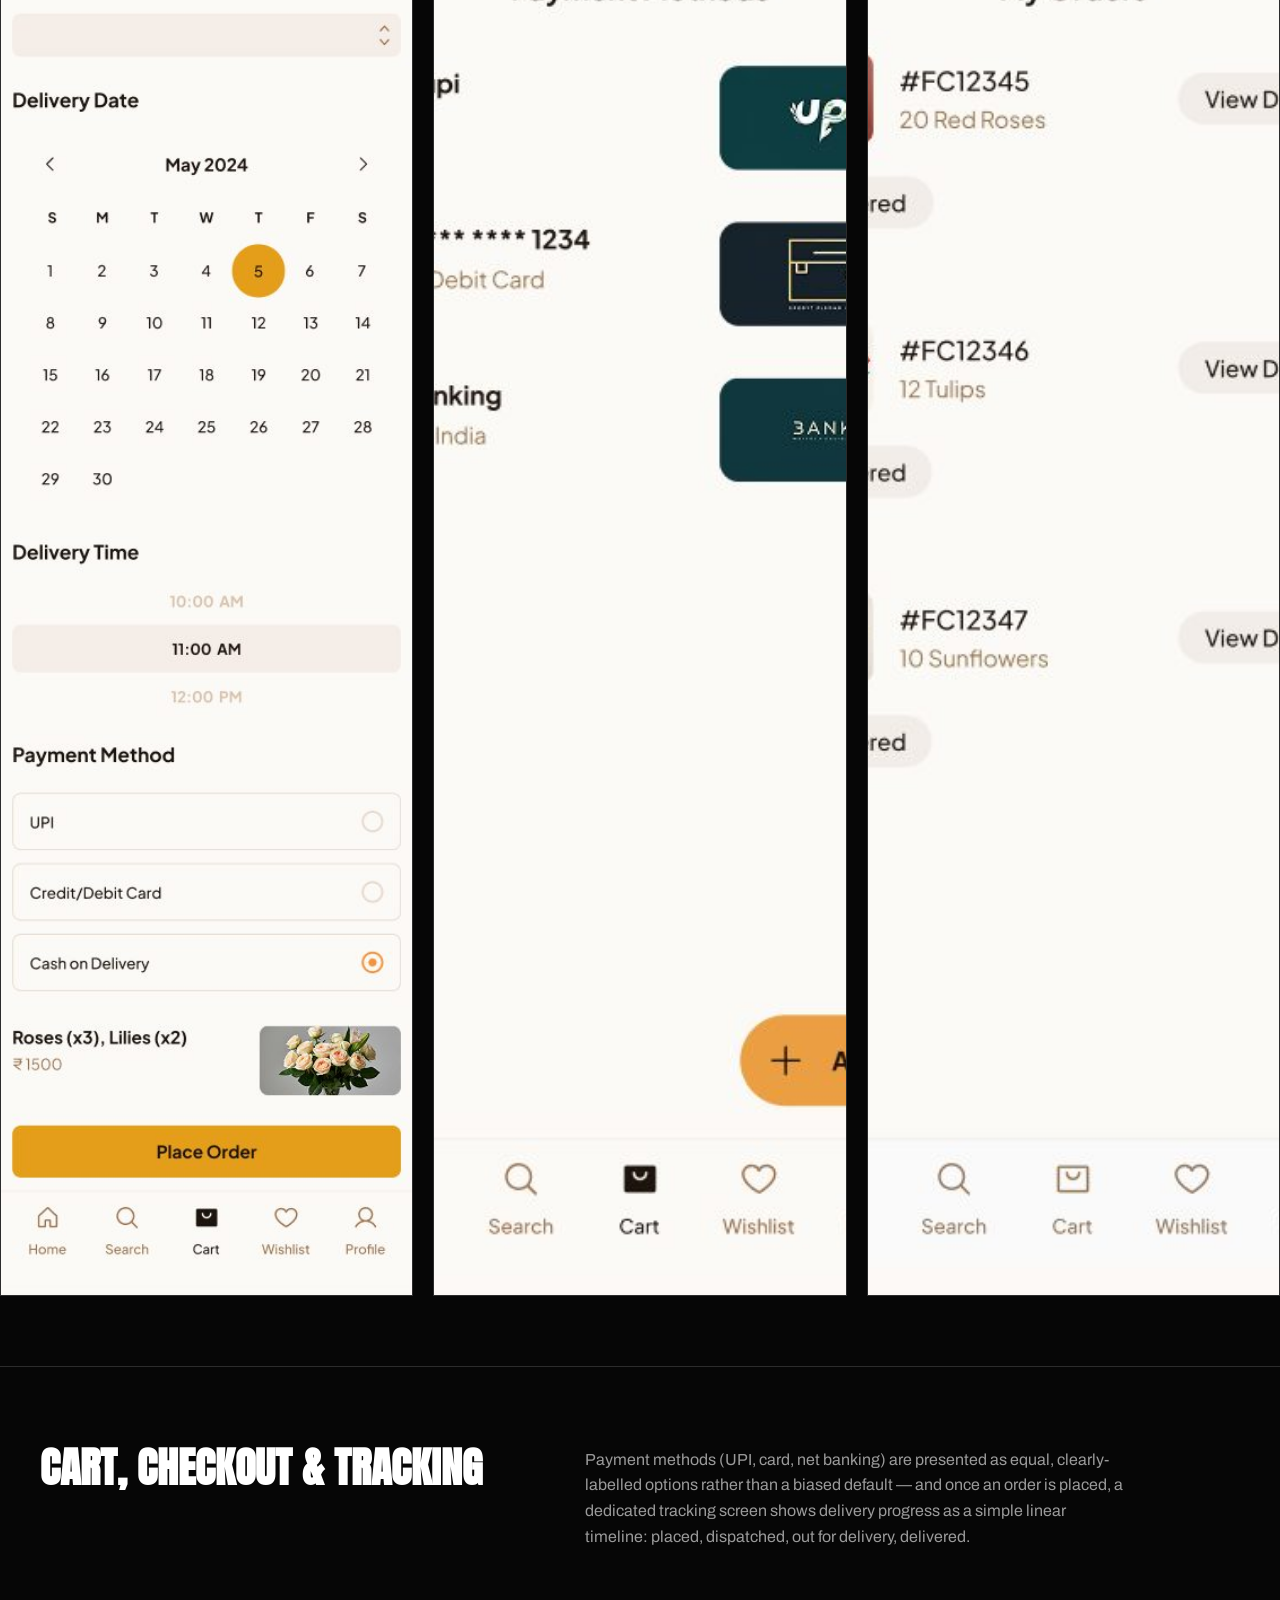
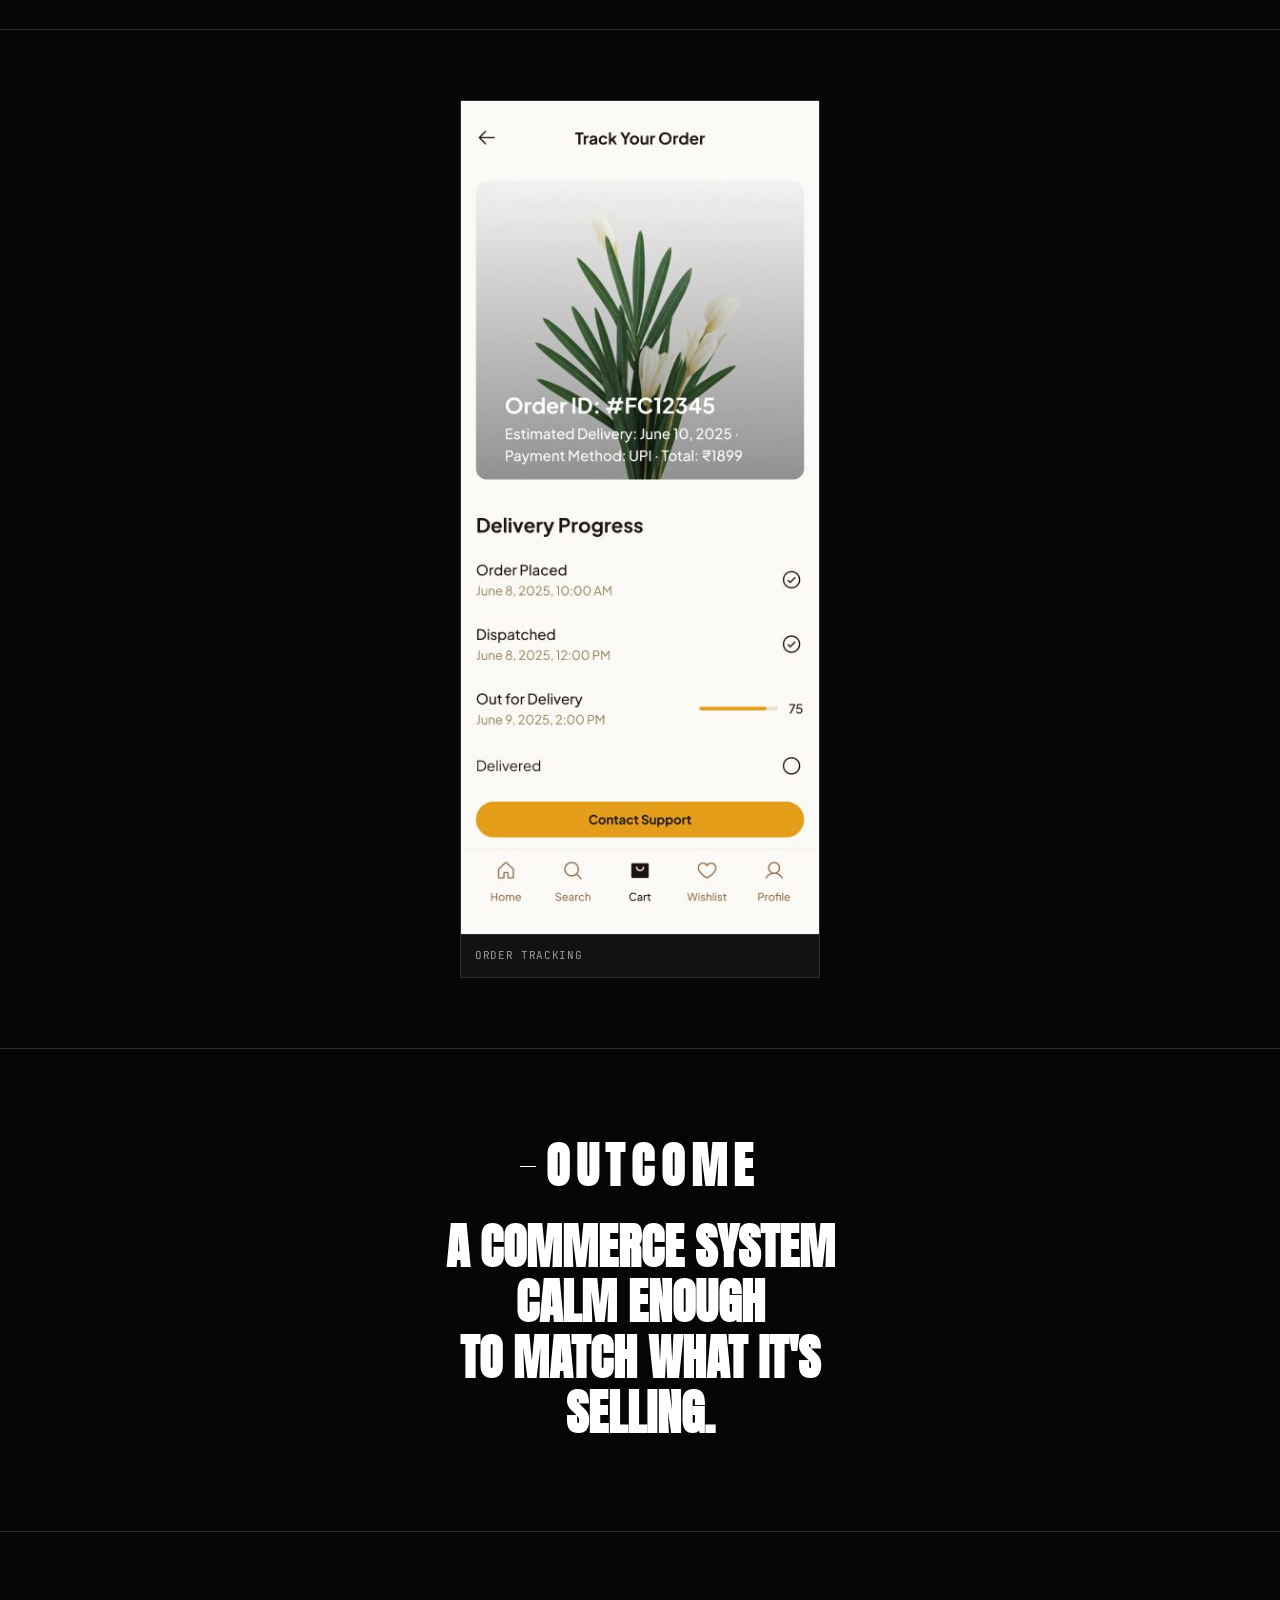
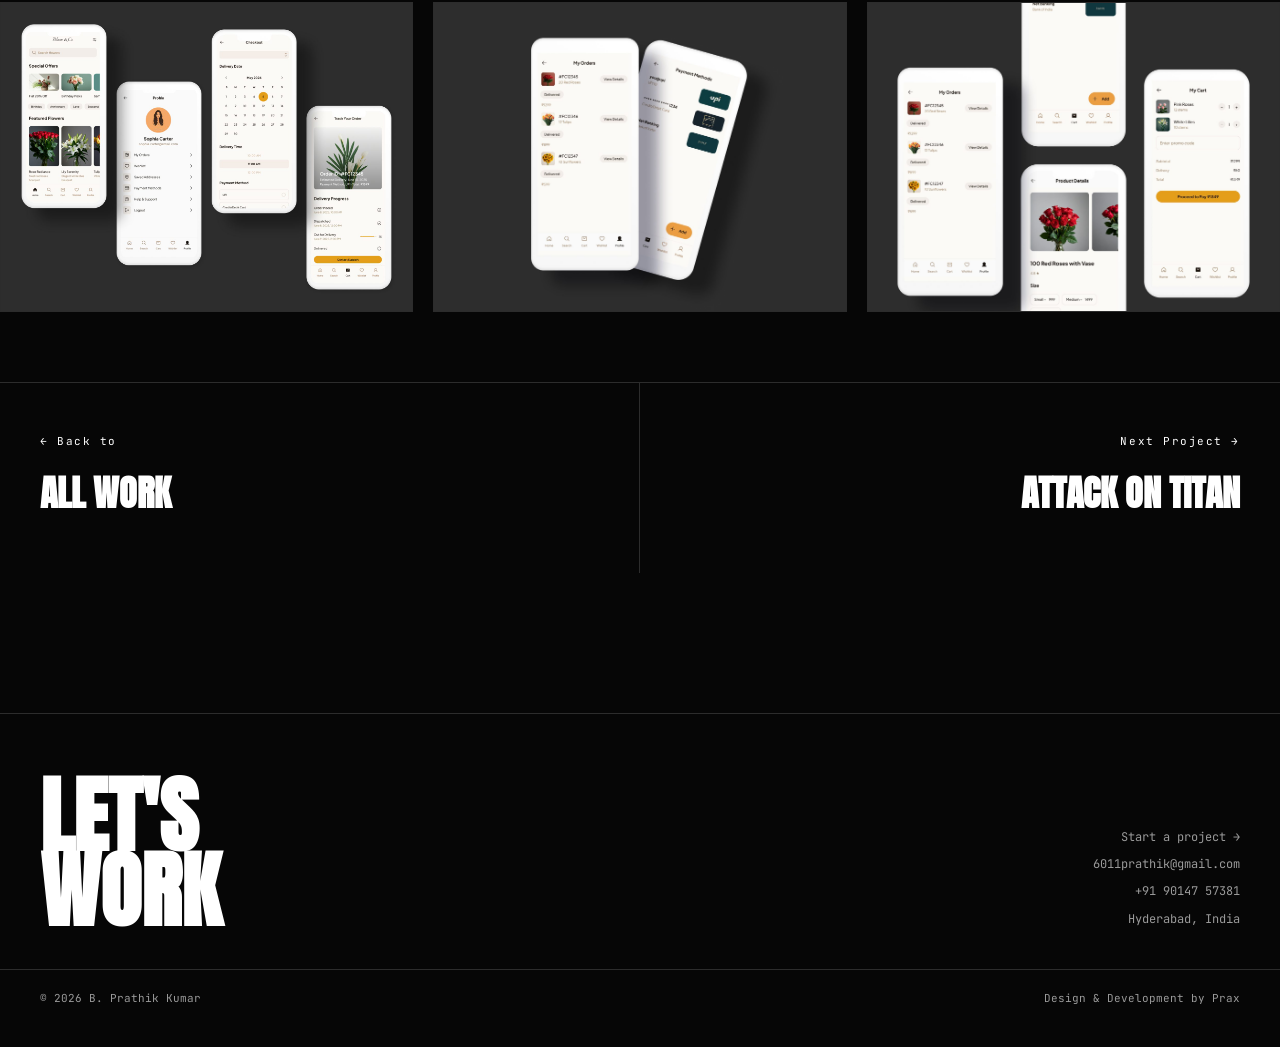
<file: project-bloom.html>
<!DOCTYPE html>
<html lang="en">
<head>
<meta charset="UTF-8">
<meta name="viewport" content="width=device-width, initial-scale=1.0">
<title>Bloom &amp; Co. — Prax</title>
<meta name="description" content="Bloom & Co. — a floral e-commerce case study covering user flow, product discovery, cart & checkout, and order tracking.">
<link rel="icon" href="favicon.ico" sizes="any">
<link rel="icon" type="image/png" href="assets/shared/favicon-256.png">
<meta property="og:type" content="website">
<meta property="og:title" content="Bloom & Co. — Prax">
<meta property="og:description" content="Bloom & Co. — a floral e-commerce case study covering user flow, product discovery, cart & checkout, and order tracking.">
<meta property="og:image" content="assets/shared/og-cover.jpg">
<meta name="twitter:card" content="summary_large_image">
<meta name="twitter:title" content="Bloom & Co. — Prax">
<meta name="twitter:description" content="Bloom & Co. — a floral e-commerce case study covering user flow, product discovery, cart & checkout, and order tracking.">
<meta name="twitter:image" content="assets/shared/og-cover.jpg">
<link rel="stylesheet" href="css/style.css">
<link rel="stylesheet" href="css/project.css">
</head>
<body>

<nav class="site-nav">
  <div class="wrap">
    <a href="index.html" class="nav-mark">PRAX<span>.</span>DESIGN</a>
    <button class="nav-toggle" id="navToggle" aria-expanded="false" aria-controls="navLinks">Menu</button>
    <div class="nav-links" id="navLinks">
      <a href="index.html">Home</a>
      <a href="work.html" class="active">Work</a>
      <a href="selected.html">Selected</a>
      <a href="about.html">About</a>
      <a href="contact.html">Contact</a>
    </div>
  </div>
</nav>

<header class="proj-hero">
  <div class="wrap">
    <div class="proj-crumb mono"><a href="work.html">Work</a><span>/</span><span>U1</span></div>
    <h1 class="proj-title">Bloom &amp; Co.</h1>
    <p class="proj-sub">A calm, premium shopping journey for floral gifting —
      designed end to end from product discovery through checkout, delivery
      tracking and account management.</p>

    <div class="proj-meta-row">
      <div><span class="k mono">Platform</span><span class="v">iOS / Android / Web</span></div>
      <div><span class="k mono">Domain</span><span class="v">Floral Commerce</span></div>
      <div><span class="k mono">Role</span><span class="v">Product Designer (UX+UI)</span></div>
      <div><span class="k mono">Year</span><span class="v">2026</span></div>
    </div>
  </div>
</header>

<div class="proj-cover wrap">
  <img src="assets/bloom/landing.jpg" alt="Bloom & Co. desktop landing page — hero, category shop, bestsellers and newsletter sections">
</div>

<section class="proj-section">
  <div class="wrap proj-section-inner">
    <h3>The Brief</h3>
    <div class="body-text">
      <p>Most floral delivery apps either bury the product behind cluttered
        filters or lean so hard into decoration that the actual bouquet gets
        lost. Bloom &amp; Co. needed a browsing experience that felt as calm
        and considered as the product itself — flowers as a gift, not just
        inventory.</p>
      <p>The scope covered the <strong>full commerce loop</strong>: discovery,
        product detail and customization, cart, checkout, delivery tracking,
        order history, and account management — built as one continuous
        system rather than disconnected screens.</p>
    </div>
  </div>
</section>

<section class="proj-section">
  <div class="wrap proj-section-inner">
    <h3>User Flow</h3>
    <div class="body-text">
      <p>The flow was mapped as seven deliberate steps, each with a single
        job: view the product, customize size and add-ons, add to cart,
        checkout, select delivery, pay, and track the order home.</p>
      <div class="tag-list">
        <span>01 View Product</span>
        <span>02 Customize</span>
        <span>03 Add to Cart</span>
        <span>04 Checkout</span>
        <span>05 Select Delivery</span>
        <span>06 Payment</span>
        <span>07 Track Order</span>
      </div>
    </div>
  </div>
</section>

<figure class="shot-gallery two-col">
  <div class="wrap" style="display:contents">
    <div class="shot wide">
      <img src="assets/bloom/mock1.jpg" alt="Bloom & Co. app screens — home, discovery, calendar and delivery mockup on phones">
      <figcaption>Discovery, delivery calendar &amp; product detail</figcaption>
    </div>
    <div class="shot">
      <img src="assets/bloom/profile.jpg" alt="Bloom & Co. profile screen">
      <figcaption>Profile &amp; Account</figcaption>
    </div>
    <div class="shot">
      <img src="assets/bloom/cart.jpg" alt="Bloom & Co. cart screen">
      <figcaption>Cart</figcaption>
    </div>
  </div>
</figure>

<section class="proj-section">
  <div class="wrap proj-section-inner">
    <h3>Product Discovery &amp; Detail</h3>
    <div class="body-text">
      <p>The browsing experience centers on bouquet photography with minimal
        distraction — soft cards with rounded corners and neutral backgrounds
        that let the arrangement, size and tone speak for themselves.</p>
      <p>On the product page, customization is simplified into
        <strong>clear selectable chips</strong> instead of dropdowns —
        size, add-ons and reviews stay visible without asking the user to
        dig for them.</p>
    </div>
  </div>
</section>

<figure class="shot-gallery">
  <div class="wrap" style="display:contents">
    <div class="shot">
      <img src="assets/bloom/checkout.jpg" alt="Bloom & Co. checkout screen with delivery date calendar">
      <figcaption>Checkout &amp; Delivery Date</figcaption>
    </div>
    <div class="shot">
      <img src="assets/bloom/payment.jpg" alt="Bloom & Co. payment methods screen">
      <figcaption>Payment Methods</figcaption>
    </div>
    <div class="shot">
      <img src="assets/bloom/orders.jpg" alt="Bloom & Co. order history screen">
      <figcaption>Order History</figcaption>
    </div>
  </div>
</figure>

<section class="proj-section">
  <div class="wrap proj-section-inner">
    <h3>Cart, Checkout &amp; Tracking</h3>
    <div class="body-text">
      <p>Payment methods (UPI, card, net banking) are presented as equal,
        clearly-labelled options rather than a biased default — and once an
        order is placed, a dedicated tracking screen shows delivery progress
        as a simple linear timeline: placed, dispatched, out for delivery,
        delivered.</p>
    </div>
  </div>
</section>

<figure class="shot-solo">
  <div class="shot">
    <img src="assets/bloom/tracking.jpg" alt="Bloom & Co. order tracking screen with delivery progress bar">
    <figcaption>Order Tracking</figcaption>
  </div>
</figure>

<div class="pull-quote">
  <div class="wrap">
    <p class="eyebrow">Outcome</p>
    <p>A commerce system calm enough<br>to match what it's selling.</p>
  </div>
</div>

<figure class="shot-gallery">
  <div class="wrap" style="display:contents">
    <div class="shot"><img src="assets/bloom/mock2.jpg" alt="Bloom & Co. payment method mockup on phone"></div>
    <div class="shot"><img src="assets/bloom/mock3.jpg" alt="Bloom & Co. orders and cart mockup on phone"></div>
    <div class="shot"><img src="assets/bloom/mock4.jpg" alt="Bloom & Co. checkout mockup on three phones"></div>
  </div>
</figure>

<nav class="proj-nav">
  <a href="work.html">
    <span class="dir mono">← Back to</span>
    <span class="name">All Work</span>
  </a>
  <a href="project-aot.html">
    <span class="dir mono">Next Project →</span>
    <span class="name">Attack on Titan</span>
  </a>
</nav>

<footer class="site-footer">
  <div class="wrap">
    <div class="footer-title">LET'S<br>WORK</div>
    <div class="footer-meta mono">
      <a href="contact.html">Start a project →</a>
      <a href="mailto:6011prathik@gmail.com">6011prathik@gmail.com</a>
      <a href="tel:+919014757381">+91 90147 57381</a>
      <span>Hyderabad, India</span>
    </div>
  </div>
  <div class="wrap footer-bottom">
    <span>© 2026 B. Prathik Kumar</span>
    <span>Design &amp; Development by Prax</span>
  </div>
</footer>

<script src="js/main.js"></script>
</body>
</html>
</file>
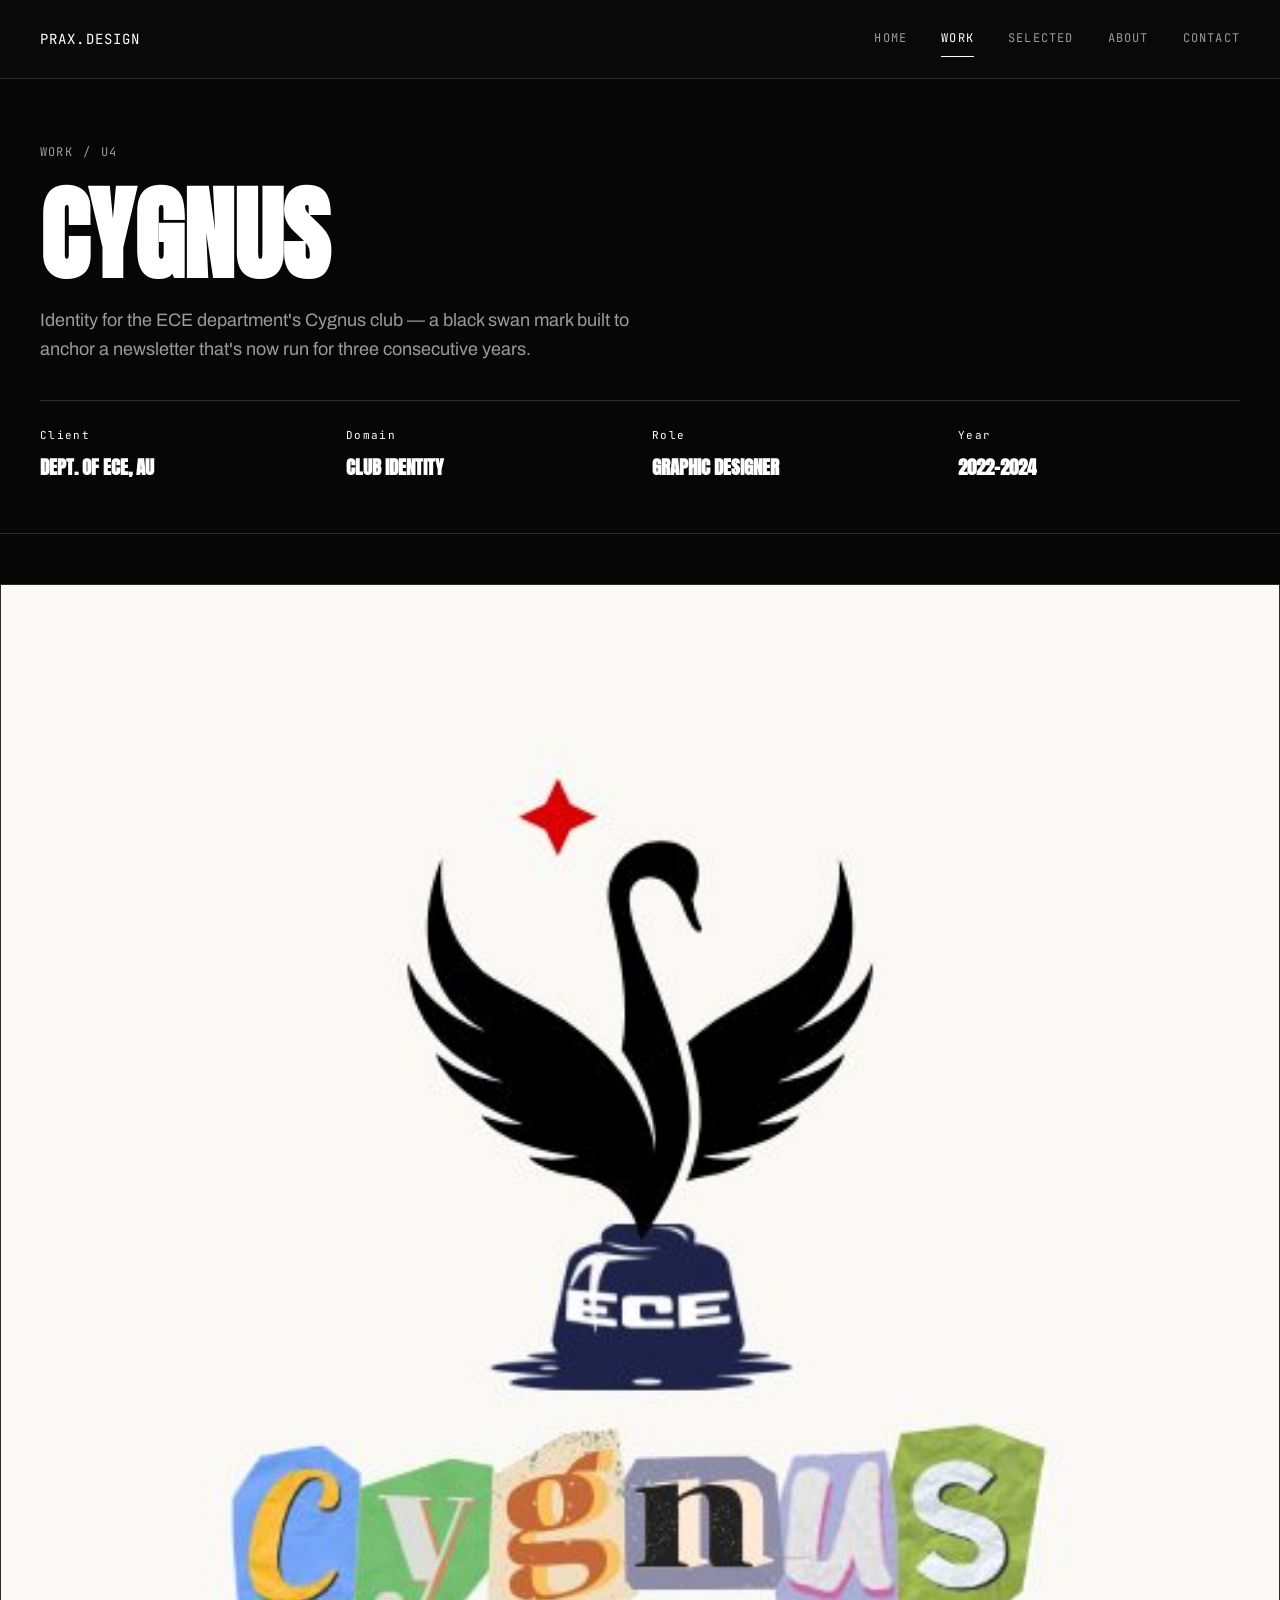
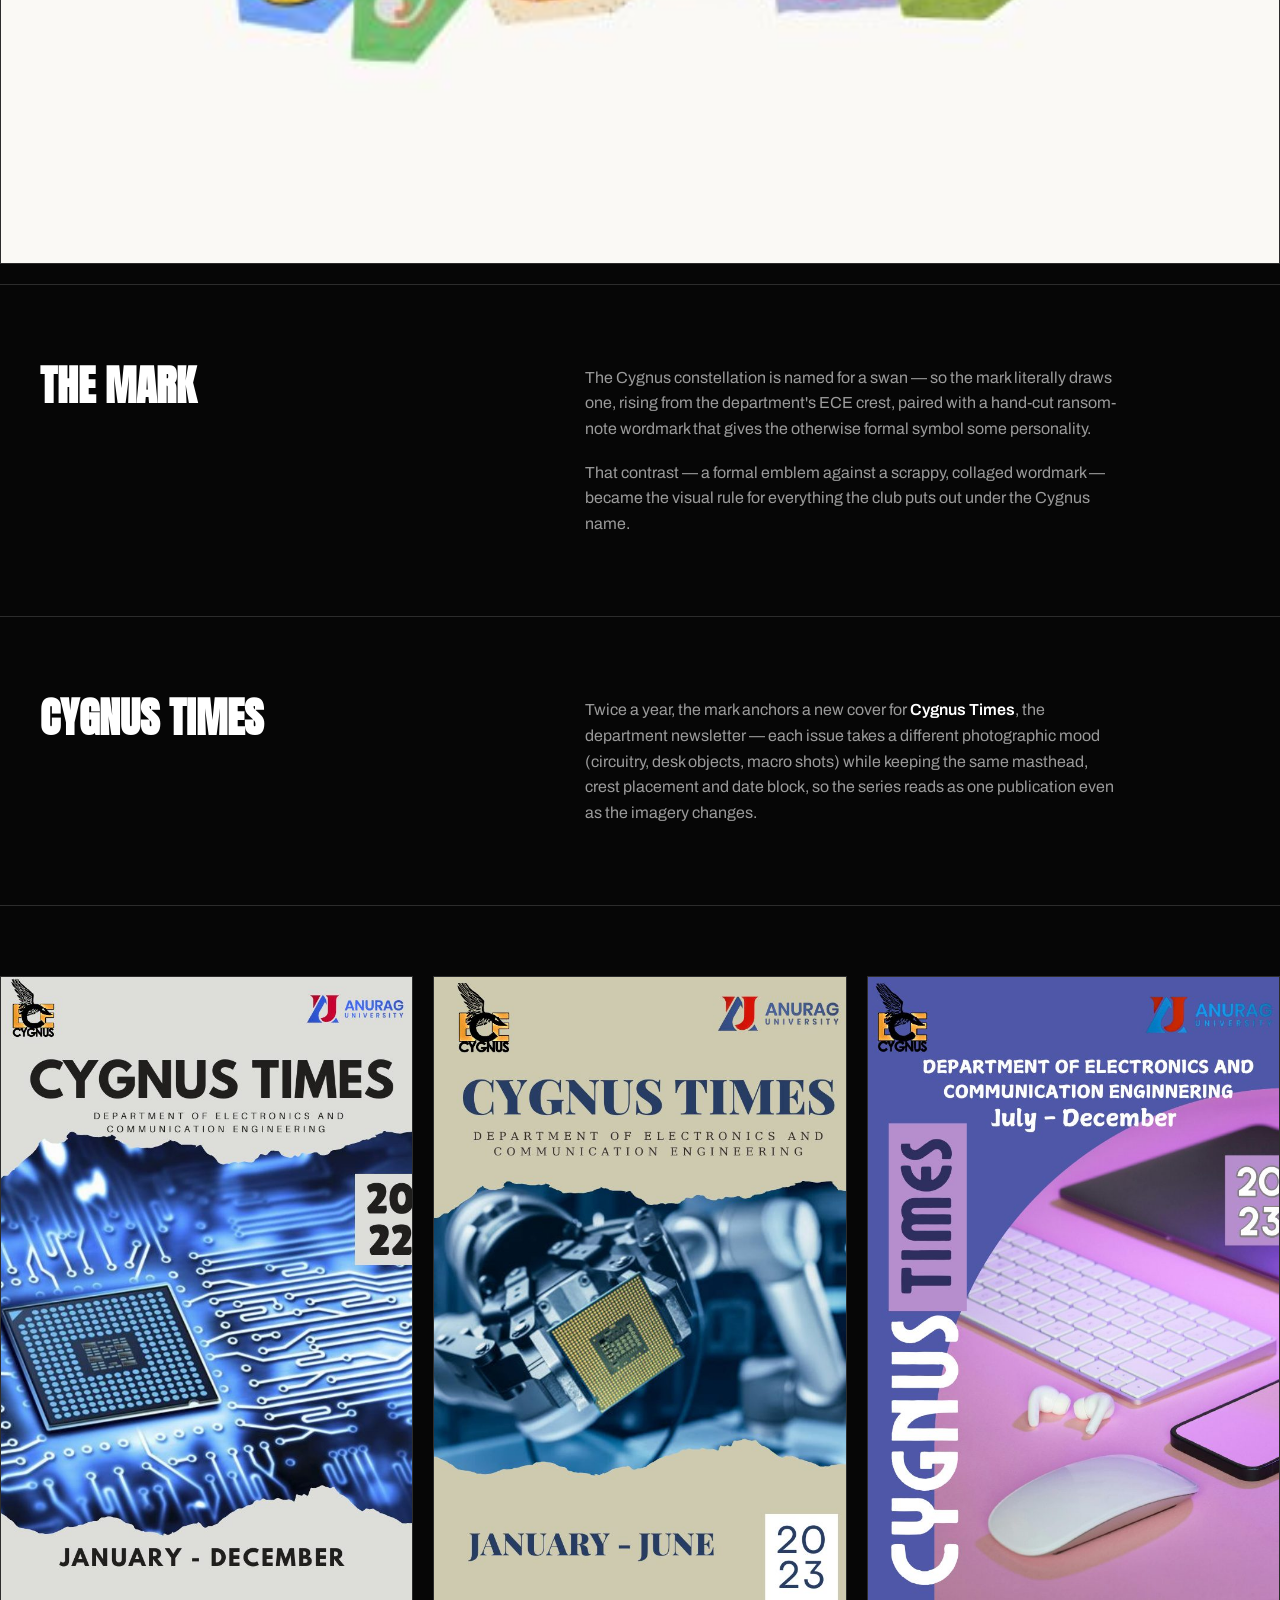
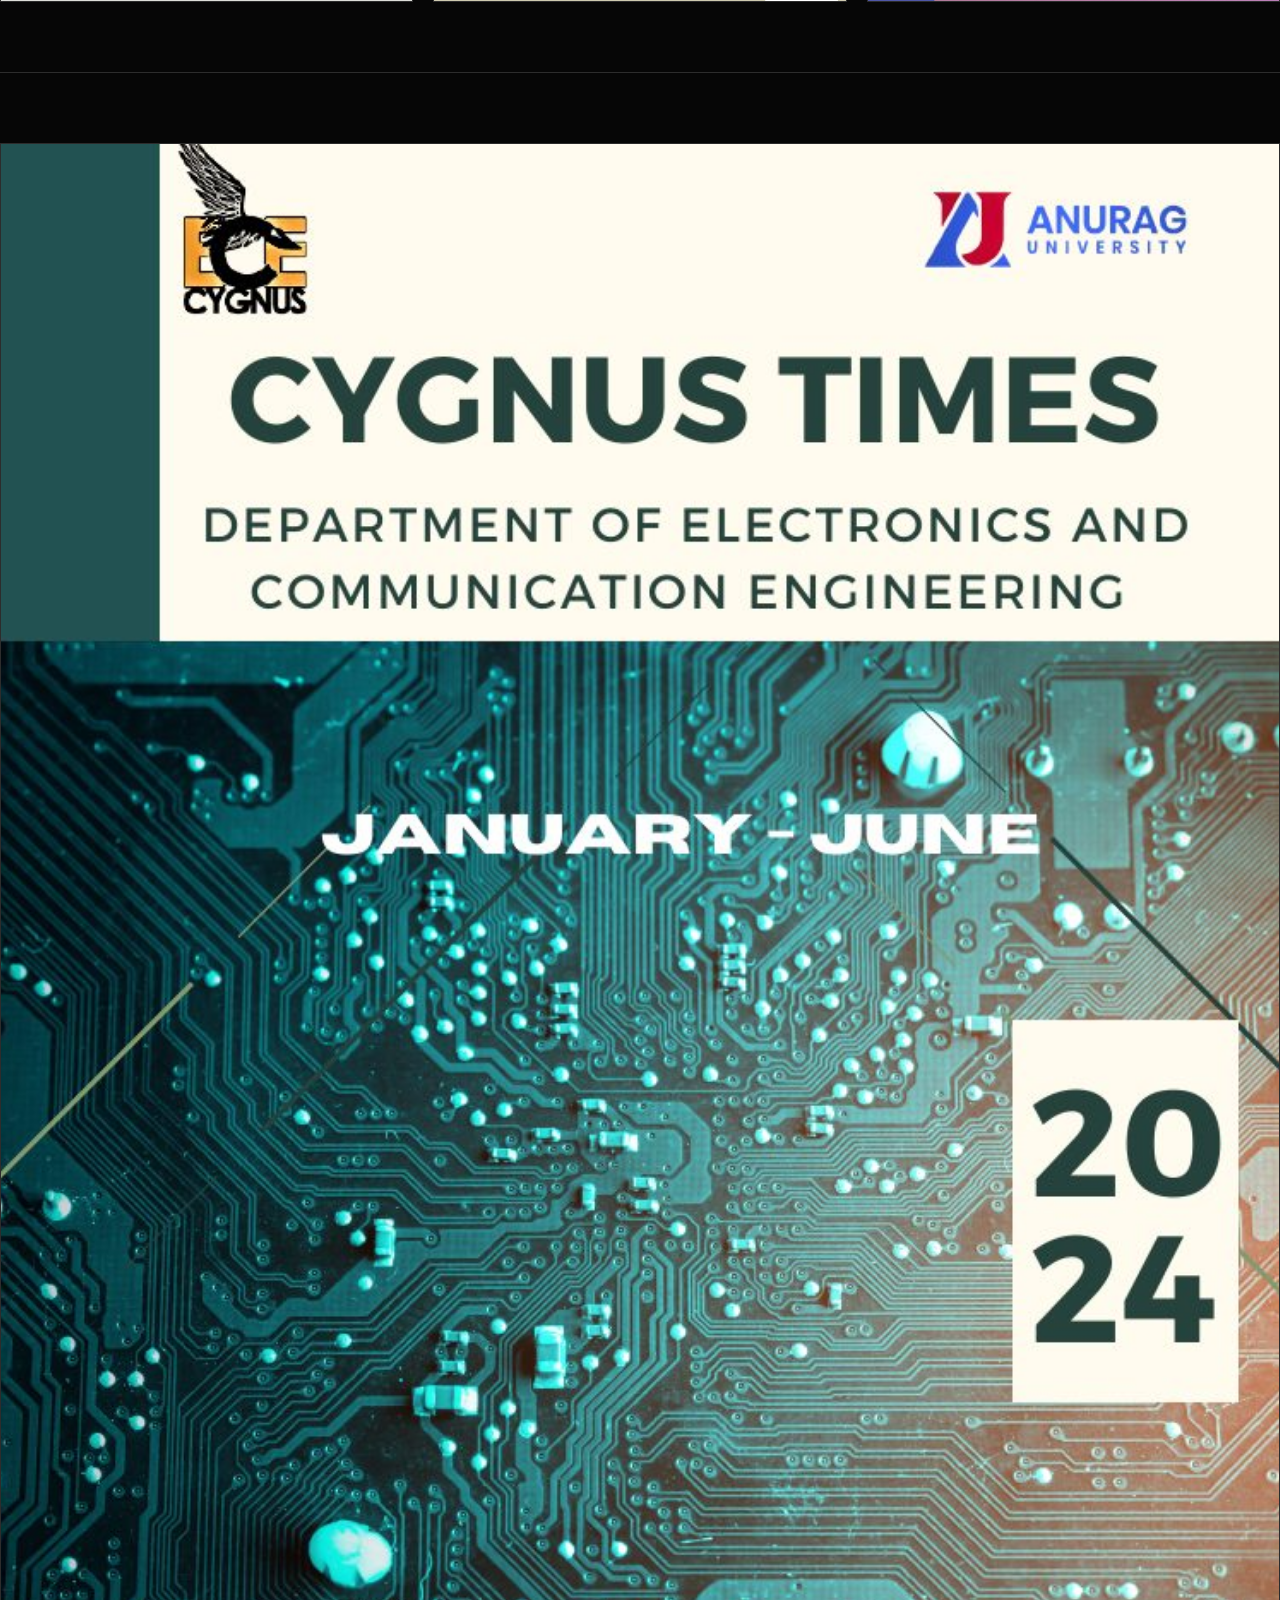
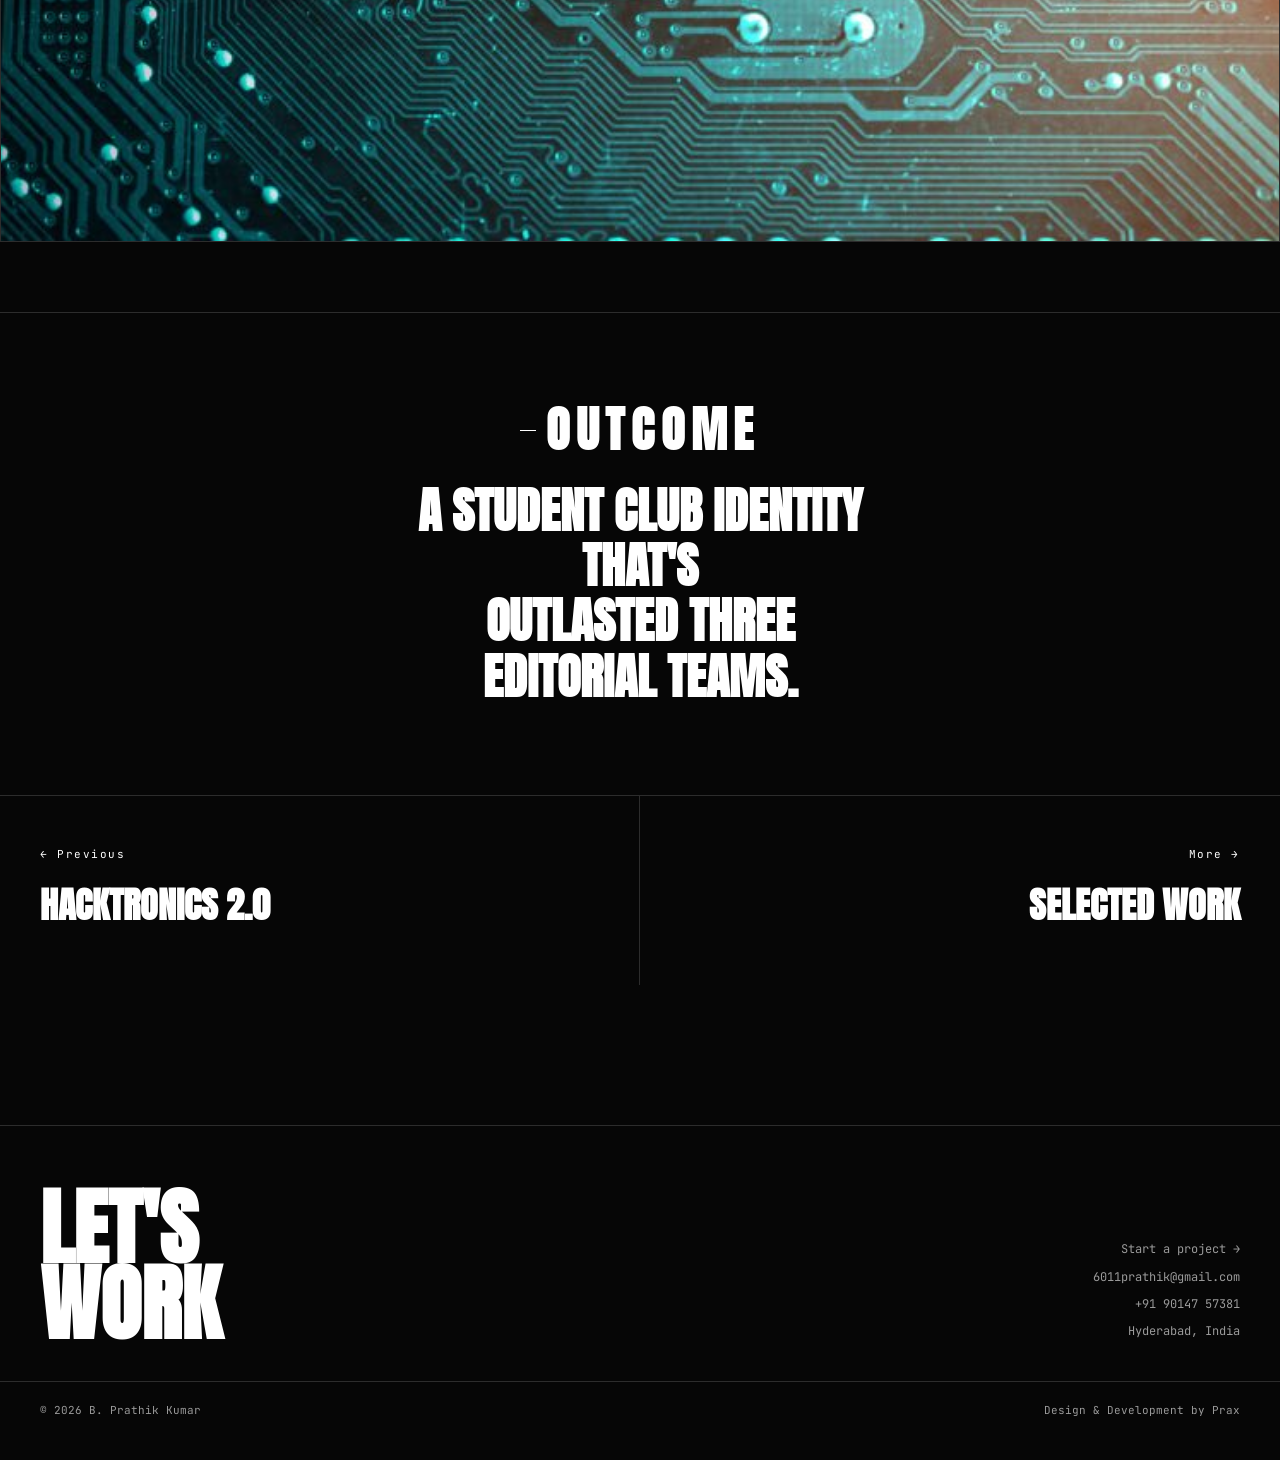
<file: project-cygnus.html>
<!DOCTYPE html>
<html lang="en">
<head>
<meta charset="UTF-8">
<meta name="viewport" content="width=device-width, initial-scale=1.0">
<title>Cygnus — Prax</title>
<meta name="description" content="Cygnus — club identity and the Cygnus Times newsletter series for the Dept. of Electronics & Communication Engineering.">
<link rel="icon" href="favicon.ico" sizes="any">
<link rel="icon" type="image/png" href="assets/shared/favicon-256.png">
<meta property="og:type" content="website">
<meta property="og:title" content="Cygnus — Prax">
<meta property="og:description" content="Cygnus — club identity and the Cygnus Times newsletter series for the Dept. of Electronics & Communication Engineering.">
<meta property="og:image" content="assets/shared/og-cover.jpg">
<meta name="twitter:card" content="summary_large_image">
<meta name="twitter:title" content="Cygnus — Prax">
<meta name="twitter:description" content="Cygnus — club identity and the Cygnus Times newsletter series for the Dept. of Electronics & Communication Engineering.">
<meta name="twitter:image" content="assets/shared/og-cover.jpg">
<link rel="stylesheet" href="css/style.css">
<link rel="stylesheet" href="css/project.css">
</head>
<body>

<nav class="site-nav">
  <div class="wrap">
    <a href="index.html" class="nav-mark">PRAX<span>.</span>DESIGN</a>
    <button class="nav-toggle" id="navToggle" aria-expanded="false" aria-controls="navLinks">Menu</button>
    <div class="nav-links" id="navLinks">
      <a href="index.html">Home</a>
      <a href="work.html" class="active">Work</a>
      <a href="selected.html">Selected</a>
      <a href="about.html">About</a>
      <a href="contact.html">Contact</a>
    </div>
  </div>
</nav>

<header class="proj-hero">
  <div class="wrap">
    <div class="proj-crumb mono"><a href="work.html">Work</a><span>/</span><span>U4</span></div>
    <h1 class="proj-title">Cygnus</h1>
    <p class="proj-sub">Identity for the ECE department's Cygnus club — a
      black swan mark built to anchor a newsletter that's now run for three
      consecutive years.</p>

    <div class="proj-meta-row">
      <div><span class="k mono">Client</span><span class="v">Dept. of ECE, AU</span></div>
      <div><span class="k mono">Domain</span><span class="v">Club Identity</span></div>
      <div><span class="k mono">Role</span><span class="v">Graphic Designer</span></div>
      <div><span class="k mono">Year</span><span class="v">2022–2024</span></div>
    </div>
  </div>
</header>

<div class="proj-cover wrap">
  <img src="assets/cygnus/logo.jpg" alt="Cygnus club logo — a black swan formed above the ECE crest, with cut-paper wordmark">
</div>

<section class="proj-section">
  <div class="wrap proj-section-inner">
    <h3>The Mark</h3>
    <div class="body-text">
      <p>The Cygnus constellation is named for a swan — so the mark literally
        draws one, rising from the department's ECE crest, paired with a
        hand-cut ransom-note wordmark that gives the otherwise formal symbol
        some personality.</p>
      <p>That contrast — a formal emblem against a scrappy, collaged
        wordmark — became the visual rule for everything the club puts out
        under the Cygnus name.</p>
    </div>
  </div>
</section>

<section class="proj-section">
  <div class="wrap proj-section-inner">
    <h3>Cygnus Times</h3>
    <div class="body-text">
      <p>Twice a year, the mark anchors a new cover for <strong>Cygnus
        Times</strong>, the department newsletter — each issue takes a
        different photographic mood (circuitry, desk objects, macro shots)
        while keeping the same masthead, crest placement and date block, so
        the series reads as one publication even as the imagery changes.</p>
    </div>
  </div>
</section>

<figure class="shot-gallery">
  <div class="wrap" style="display:contents">
    <div class="shot"><img src="assets/cygnus/times-2022.jpg" alt="Cygnus Times cover, January-December 2022"><figcaption>Jan–Dec 2022</figcaption></div>
    <div class="shot"><img src="assets/cygnus/times-2023a.jpg" alt="Cygnus Times cover, January-June 2023"><figcaption>Jan–Jun 2023</figcaption></div>
    <div class="shot"><img src="assets/cygnus/times-2023b.jpg" alt="Cygnus Times cover, July-December 2023"><figcaption>Jul–Dec 2023</figcaption></div>
  </div>
</figure>

<figure class="shot-gallery">
  <div class="wrap" style="display:contents">
    <div class="shot wide"><img src="assets/cygnus/times-2024.jpg" alt="Cygnus Times cover, January-June 2024"><figcaption>Jan–Jun 2024 — latest issue</figcaption></div>
  </div>
</figure>

<div class="pull-quote">
  <div class="wrap">
    <p class="eyebrow">Outcome</p>
    <p>A student club identity that's<br>outlasted three editorial teams.</p>
  </div>
</div>

<nav class="proj-nav">
  <a href="project-hacktronics.html">
    <span class="dir mono">← Previous</span>
    <span class="name">Hacktronics 2.0</span>
  </a>
  <a href="selected.html">
    <span class="dir mono">More →</span>
    <span class="name">Selected Work</span>
  </a>
</nav>

<footer class="site-footer">
  <div class="wrap">
    <div class="footer-title">LET'S<br>WORK</div>
    <div class="footer-meta mono">
      <a href="contact.html">Start a project →</a>
      <a href="mailto:6011prathik@gmail.com">6011prathik@gmail.com</a>
      <a href="tel:+919014757381">+91 90147 57381</a>
      <span>Hyderabad, India</span>
    </div>
  </div>
  <div class="wrap footer-bottom">
    <span>© 2026 B. Prathik Kumar</span>
    <span>Design &amp; Development by Prax</span>
  </div>
</footer>

<script src="js/main.js"></script>
</body>
</html>
</file>
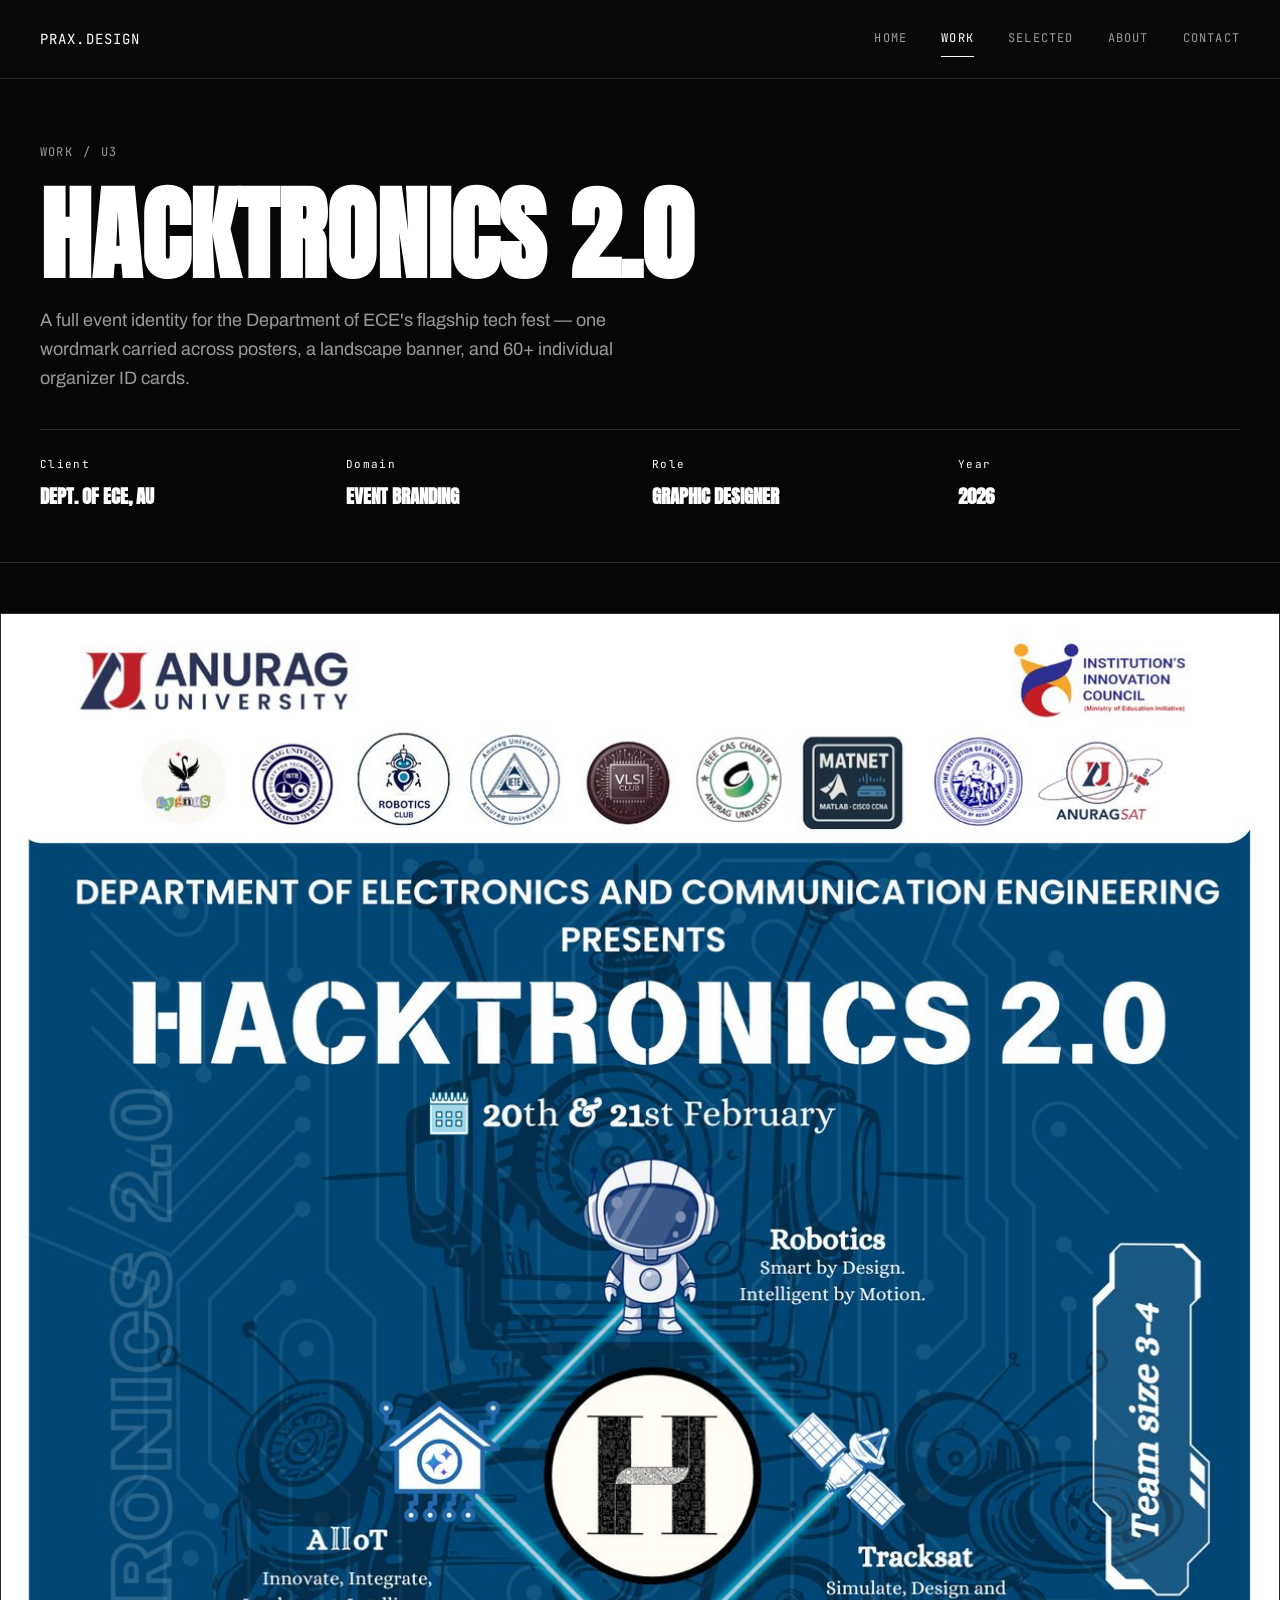
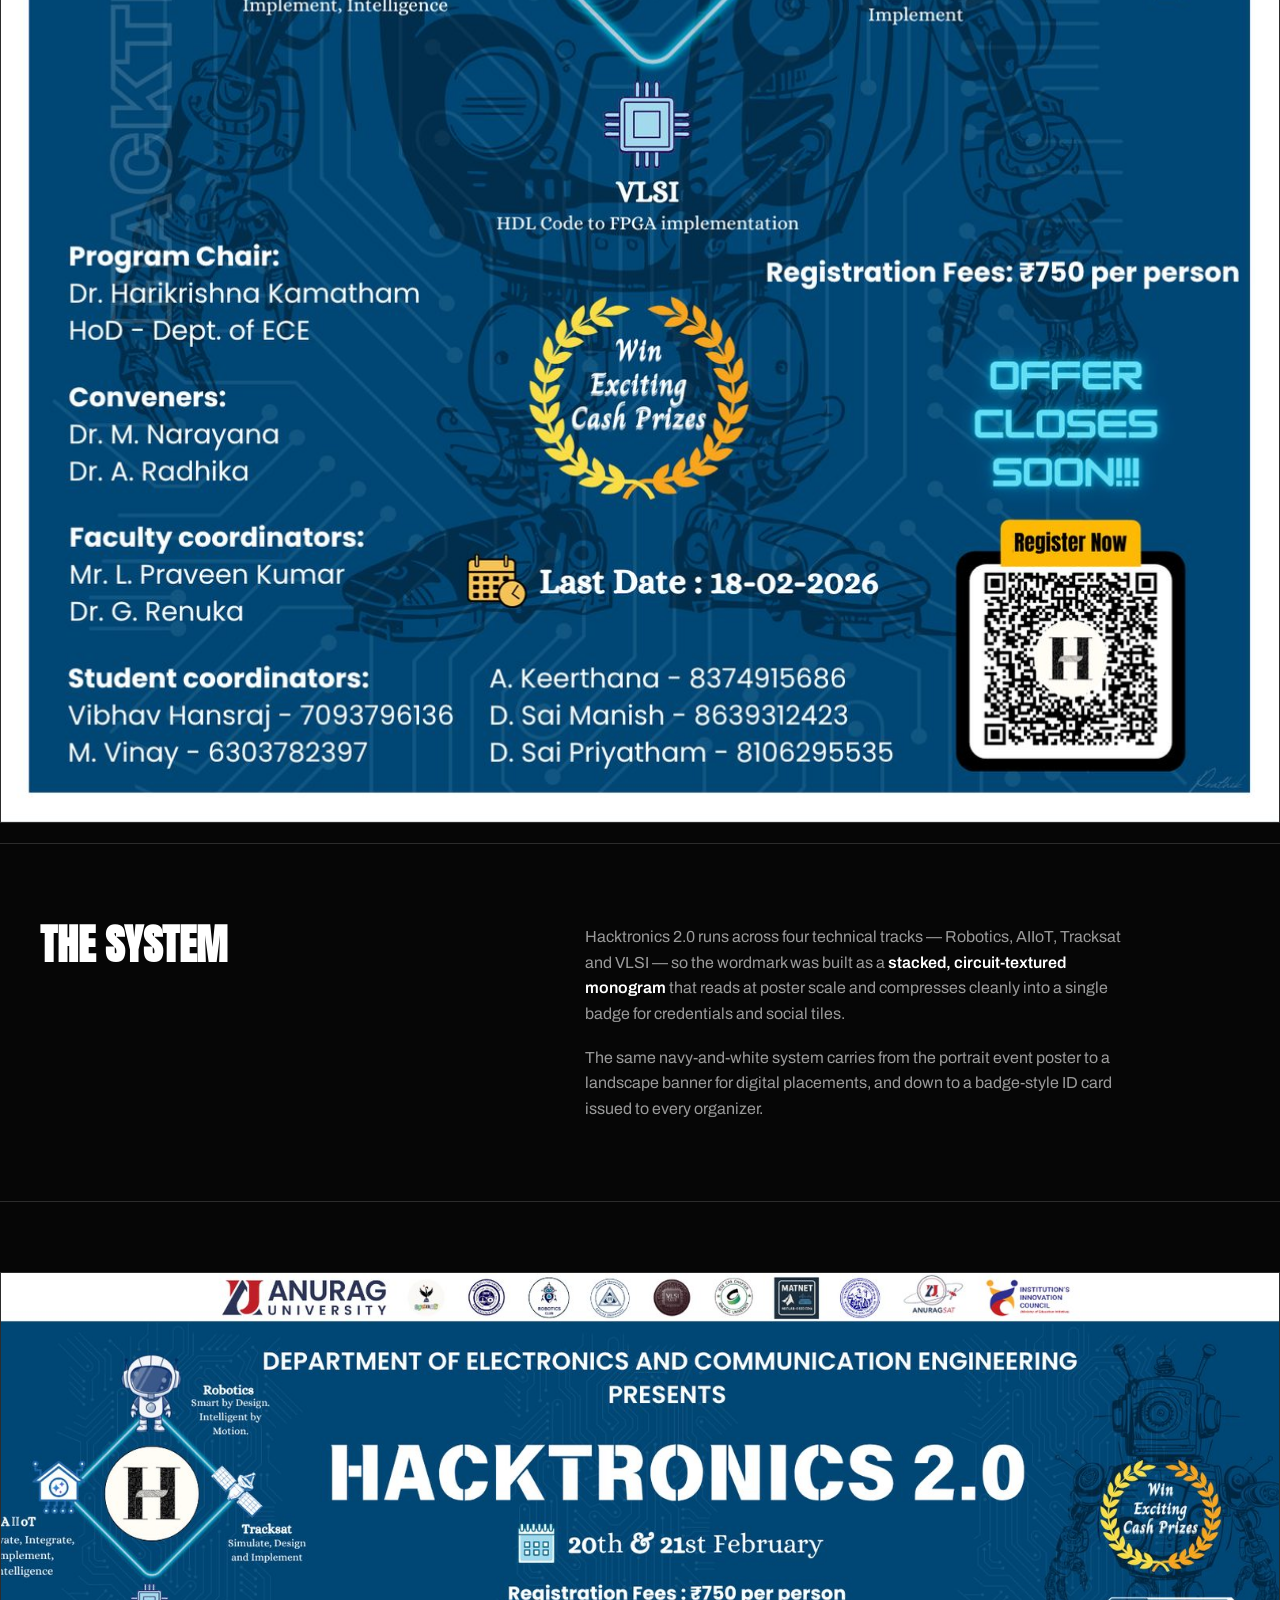
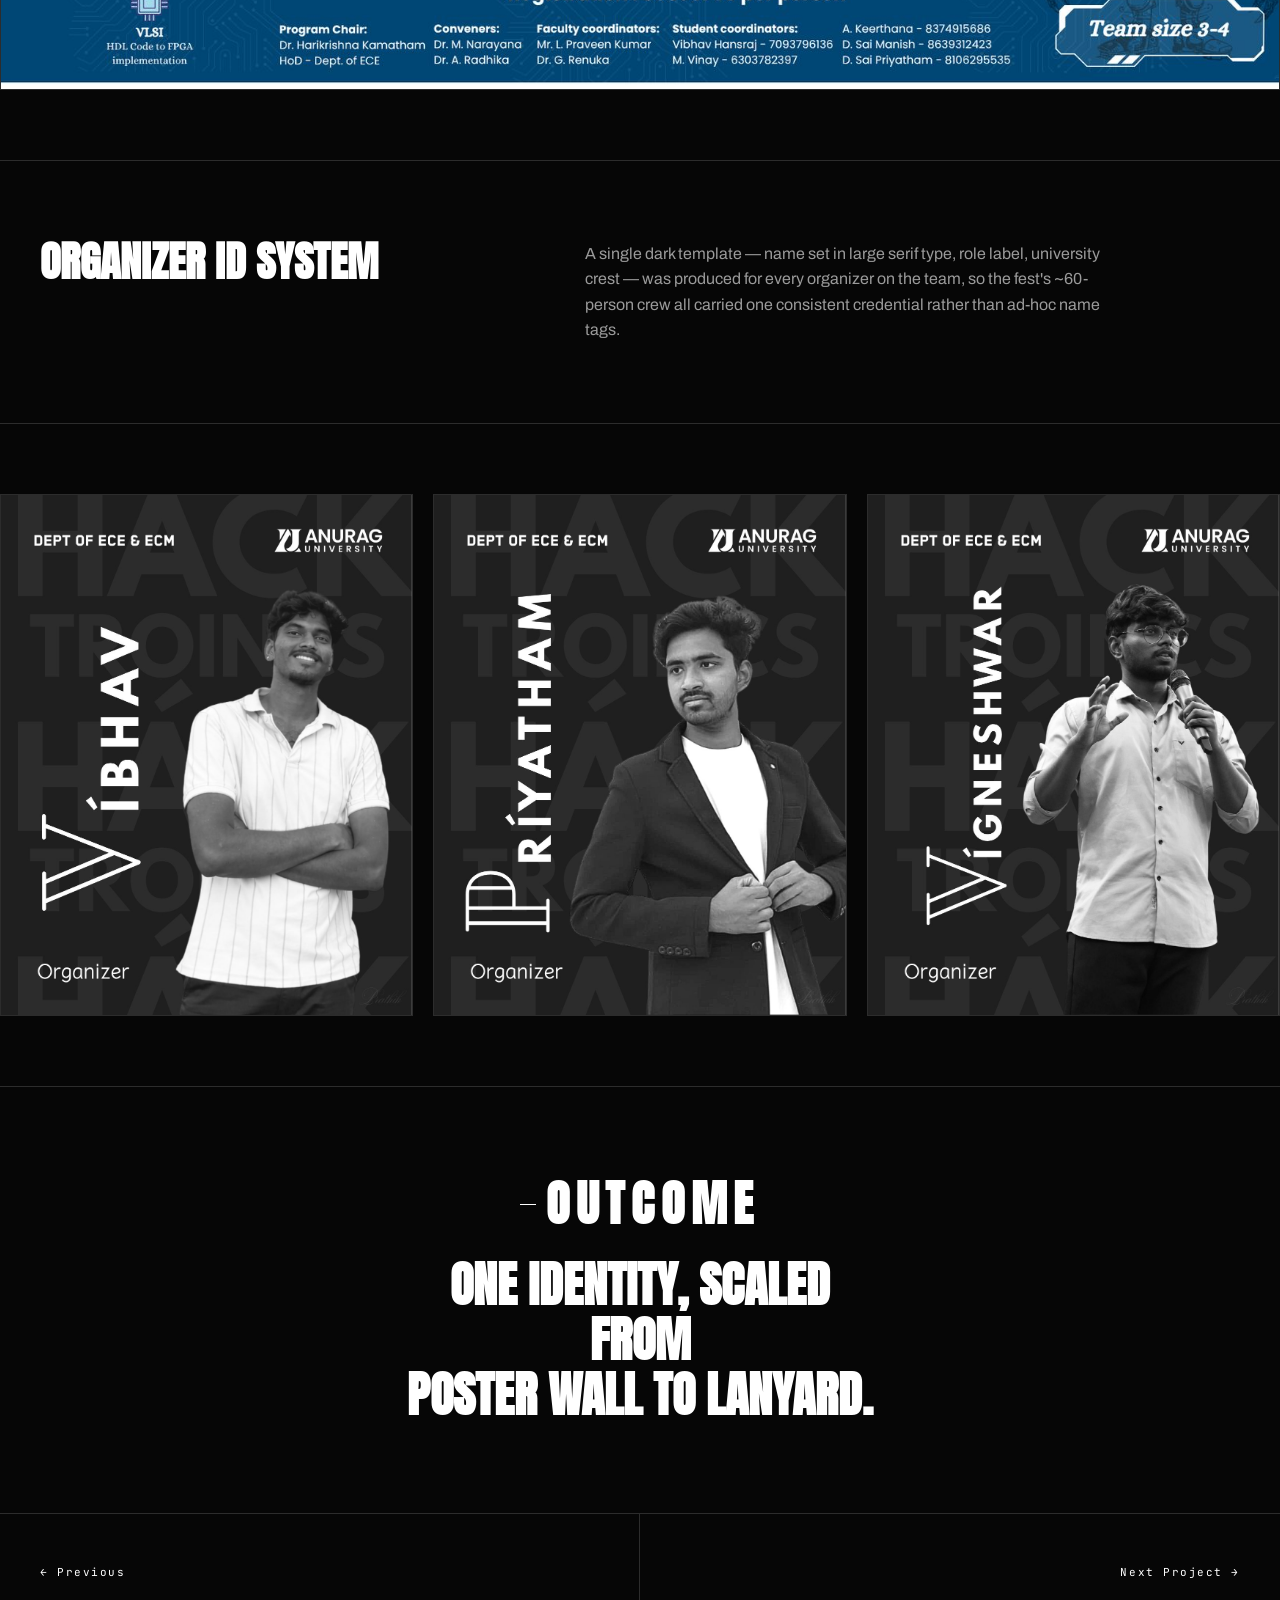
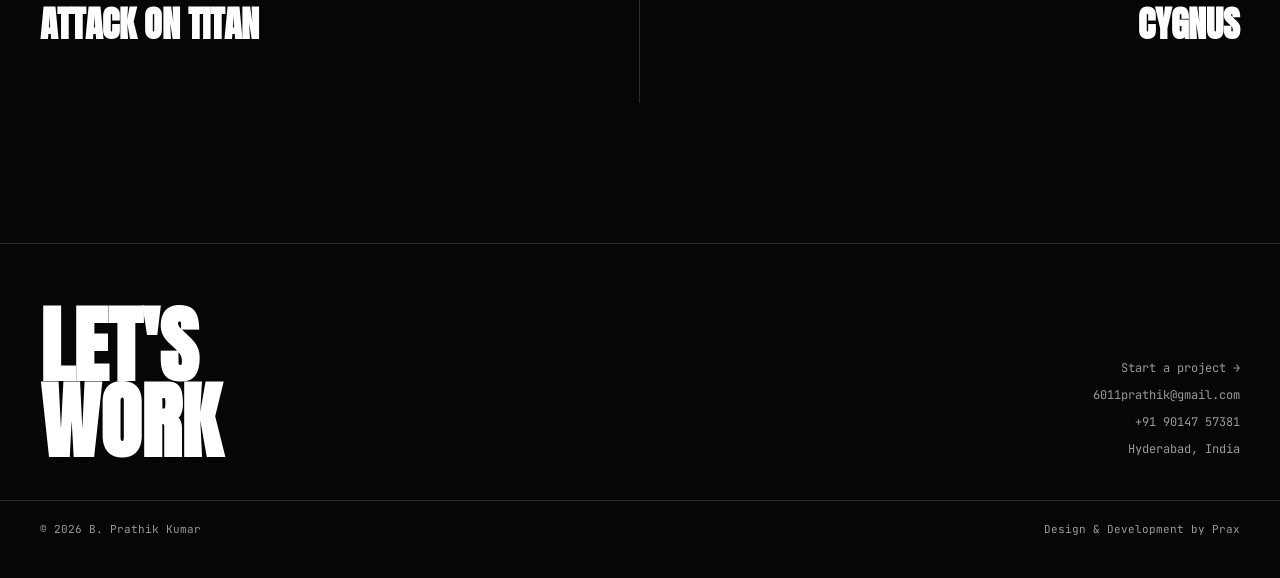
<file: project-hacktronics.html>
<!DOCTYPE html>
<html lang="en">
<head>
<meta charset="UTF-8">
<meta name="viewport" content="width=device-width, initial-scale=1.0">
<title>Hacktronics 2.0 — Prax</title>
<meta name="description" content="Event brand system for Hacktronics 2.0 — Dept. of ECE, Anurag University. Logo, posters and organizer ID system.">
<link rel="icon" href="favicon.ico" sizes="any">
<link rel="icon" type="image/png" href="assets/shared/favicon-256.png">
<meta property="og:type" content="website">
<meta property="og:title" content="Hacktronics 2.0 — Prax">
<meta property="og:description" content="Event brand system for Hacktronics 2.0 — Dept. of ECE, Anurag University. Logo, posters and organizer ID system.">
<meta property="og:image" content="assets/shared/og-cover.jpg">
<meta name="twitter:card" content="summary_large_image">
<meta name="twitter:title" content="Hacktronics 2.0 — Prax">
<meta name="twitter:description" content="Event brand system for Hacktronics 2.0 — Dept. of ECE, Anurag University. Logo, posters and organizer ID system.">
<meta name="twitter:image" content="assets/shared/og-cover.jpg">
<link rel="stylesheet" href="css/style.css">
<link rel="stylesheet" href="css/project.css">
</head>
<body>

<nav class="site-nav">
  <div class="wrap">
    <a href="index.html" class="nav-mark">PRAX<span>.</span>DESIGN</a>
    <button class="nav-toggle" id="navToggle" aria-expanded="false" aria-controls="navLinks">Menu</button>
    <div class="nav-links" id="navLinks">
      <a href="index.html">Home</a>
      <a href="work.html" class="active">Work</a>
      <a href="selected.html">Selected</a>
      <a href="about.html">About</a>
      <a href="contact.html">Contact</a>
    </div>
  </div>
</nav>

<header class="proj-hero">
  <div class="wrap">
    <div class="proj-crumb mono"><a href="work.html">Work</a><span>/</span><span>U3</span></div>
    <h1 class="proj-title">Hacktronics 2.0</h1>
    <p class="proj-sub">A full event identity for the Department of ECE's
      flagship tech fest — one wordmark carried across posters, a landscape
      banner, and 60+ individual organizer ID cards.</p>

    <div class="proj-meta-row">
      <div><span class="k mono">Client</span><span class="v">Dept. of ECE, AU</span></div>
      <div><span class="k mono">Domain</span><span class="v">Event Branding</span></div>
      <div><span class="k mono">Role</span><span class="v">Graphic Designer</span></div>
      <div><span class="k mono">Year</span><span class="v">2026</span></div>
    </div>
  </div>
</header>

<div class="proj-cover wrap">
  <img src="assets/hacktronics/poster-portrait.jpg" alt="Hacktronics 2.0 event poster, portrait orientation, with robotics, IoT, tracksat and VLSI tracks">
</div>

<section class="proj-section">
  <div class="wrap proj-section-inner">
    <h3>The System</h3>
    <div class="body-text">
      <p>Hacktronics 2.0 runs across four technical tracks — Robotics,
        AIIoT, Tracksat and VLSI — so the wordmark was built as a
        <strong>stacked, circuit-textured monogram</strong> that reads at
        poster scale and compresses cleanly into a single badge for
        credentials and social tiles.</p>
      <p>The same navy-and-white system carries from the portrait event
        poster to a landscape banner for digital placements, and down to a
        badge-style ID card issued to every organizer.</p>
    </div>
  </div>
</section>

<figure class="shot-gallery">
  <div class="wrap" style="display:contents">
    <div class="shot wide"><img src="assets/hacktronics/poster-landscape.jpg" alt="Hacktronics 2.0 landscape banner"><figcaption>Landscape Banner</figcaption></div>
  </div>
</figure>

<section class="proj-section">
  <div class="wrap proj-section-inner">
    <h3>Organizer ID System</h3>
    <div class="body-text">
      <p>A single dark template — name set in large serif type, role label,
        university crest — was produced for every organizer on the team, so
        the fest's ~60-person crew all carried one consistent credential
        rather than ad-hoc name tags.</p>
    </div>
  </div>
</section>

<figure class="shot-gallery">
  <div class="wrap" style="display:contents">
    <div class="shot"><img src="assets/hacktronics/id-sample1.jpg" alt="Hacktronics organizer ID card sample 1"></div>
    <div class="shot"><img src="assets/hacktronics/id-sample2.jpg" alt="Hacktronics organizer ID card sample 2"></div>
    <div class="shot"><img src="assets/hacktronics/id-sample3.jpg" alt="Hacktronics organizer ID card sample 3"></div>
  </div>
</figure>

<div class="pull-quote">
  <div class="wrap">
    <p class="eyebrow">Outcome</p>
    <p>One identity, scaled from<br>poster wall to lanyard.</p>
  </div>
</div>

<nav class="proj-nav">
  <a href="project-aot.html">
    <span class="dir mono">← Previous</span>
    <span class="name">Attack on Titan</span>
  </a>
  <a href="project-cygnus.html">
    <span class="dir mono">Next Project →</span>
    <span class="name">Cygnus</span>
  </a>
</nav>

<footer class="site-footer">
  <div class="wrap">
    <div class="footer-title">LET'S<br>WORK</div>
    <div class="footer-meta mono">
      <a href="contact.html">Start a project →</a>
      <a href="mailto:6011prathik@gmail.com">6011prathik@gmail.com</a>
      <a href="tel:+919014757381">+91 90147 57381</a>
      <span>Hyderabad, India</span>
    </div>
  </div>
  <div class="wrap footer-bottom">
    <span>© 2026 B. Prathik Kumar</span>
    <span>Design &amp; Development by Prax</span>
  </div>
</footer>

<script src="js/main.js"></script>
</body>
</html>
</file>
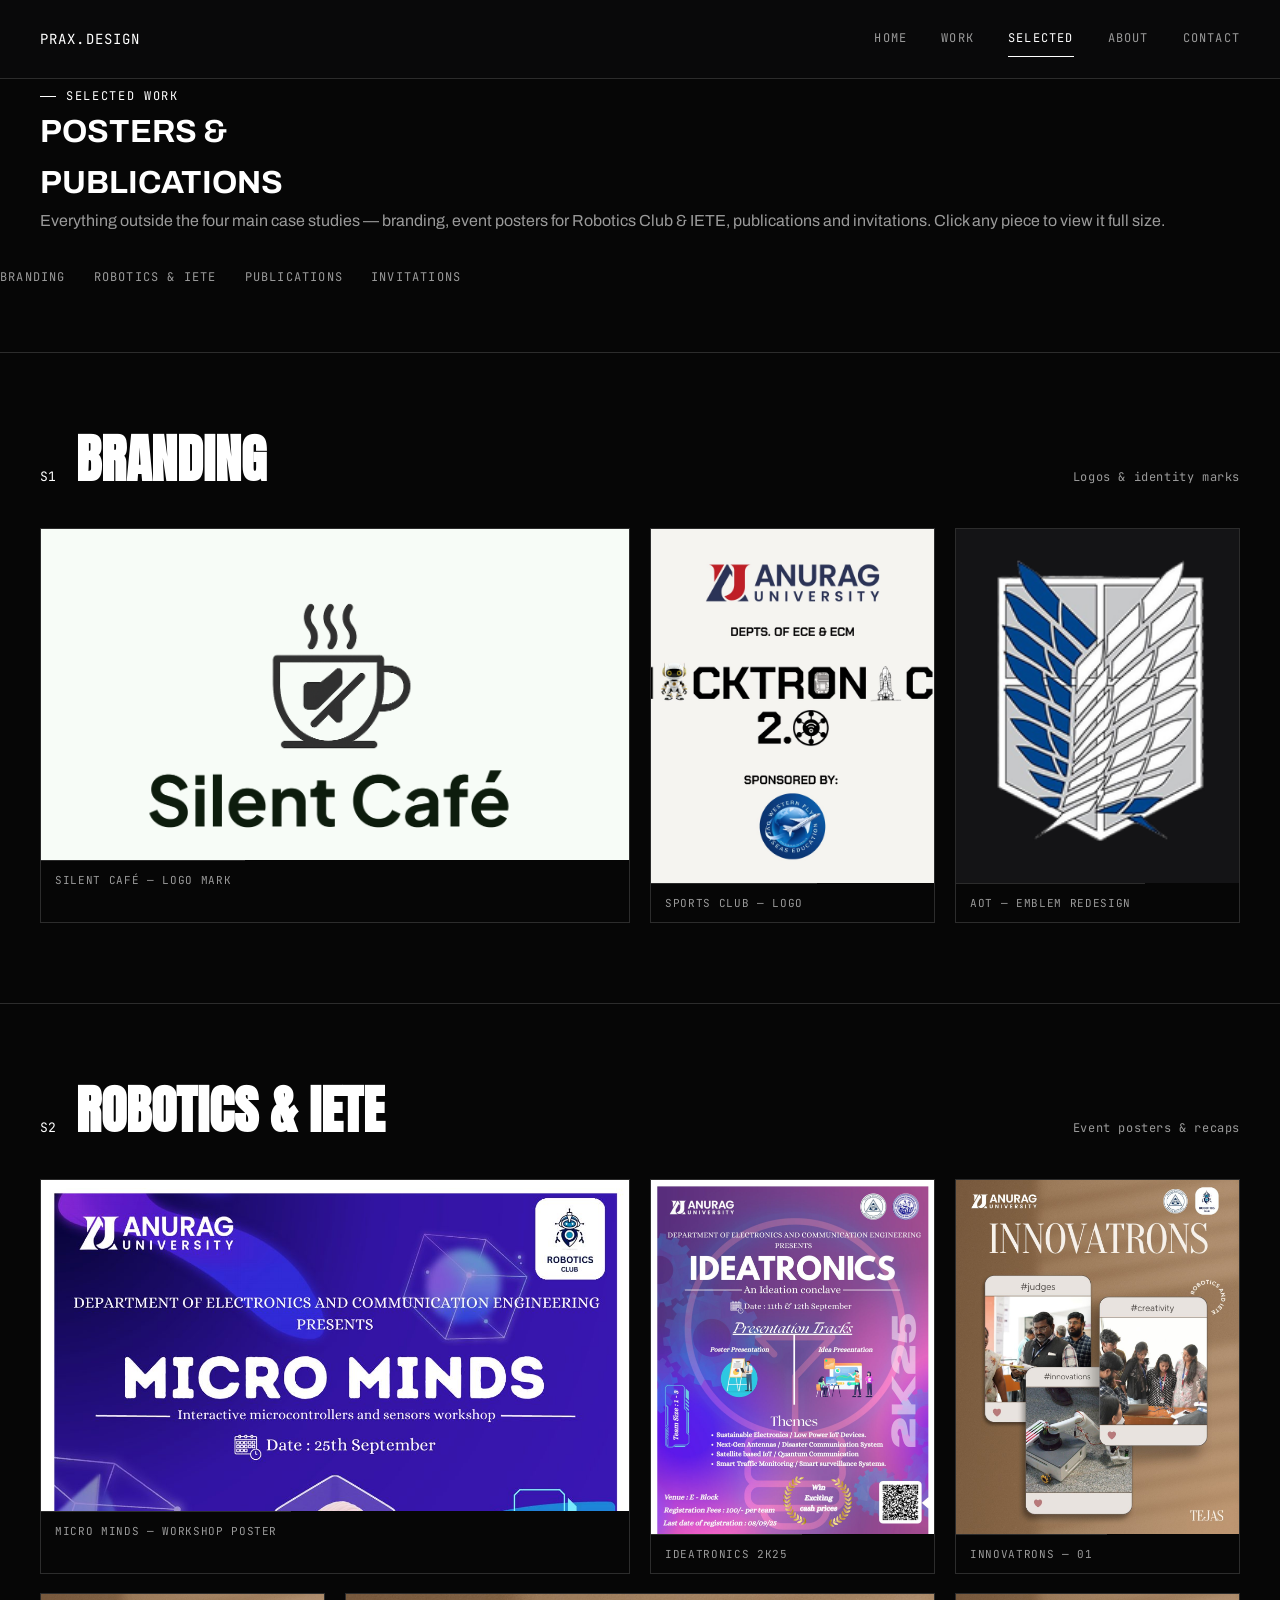
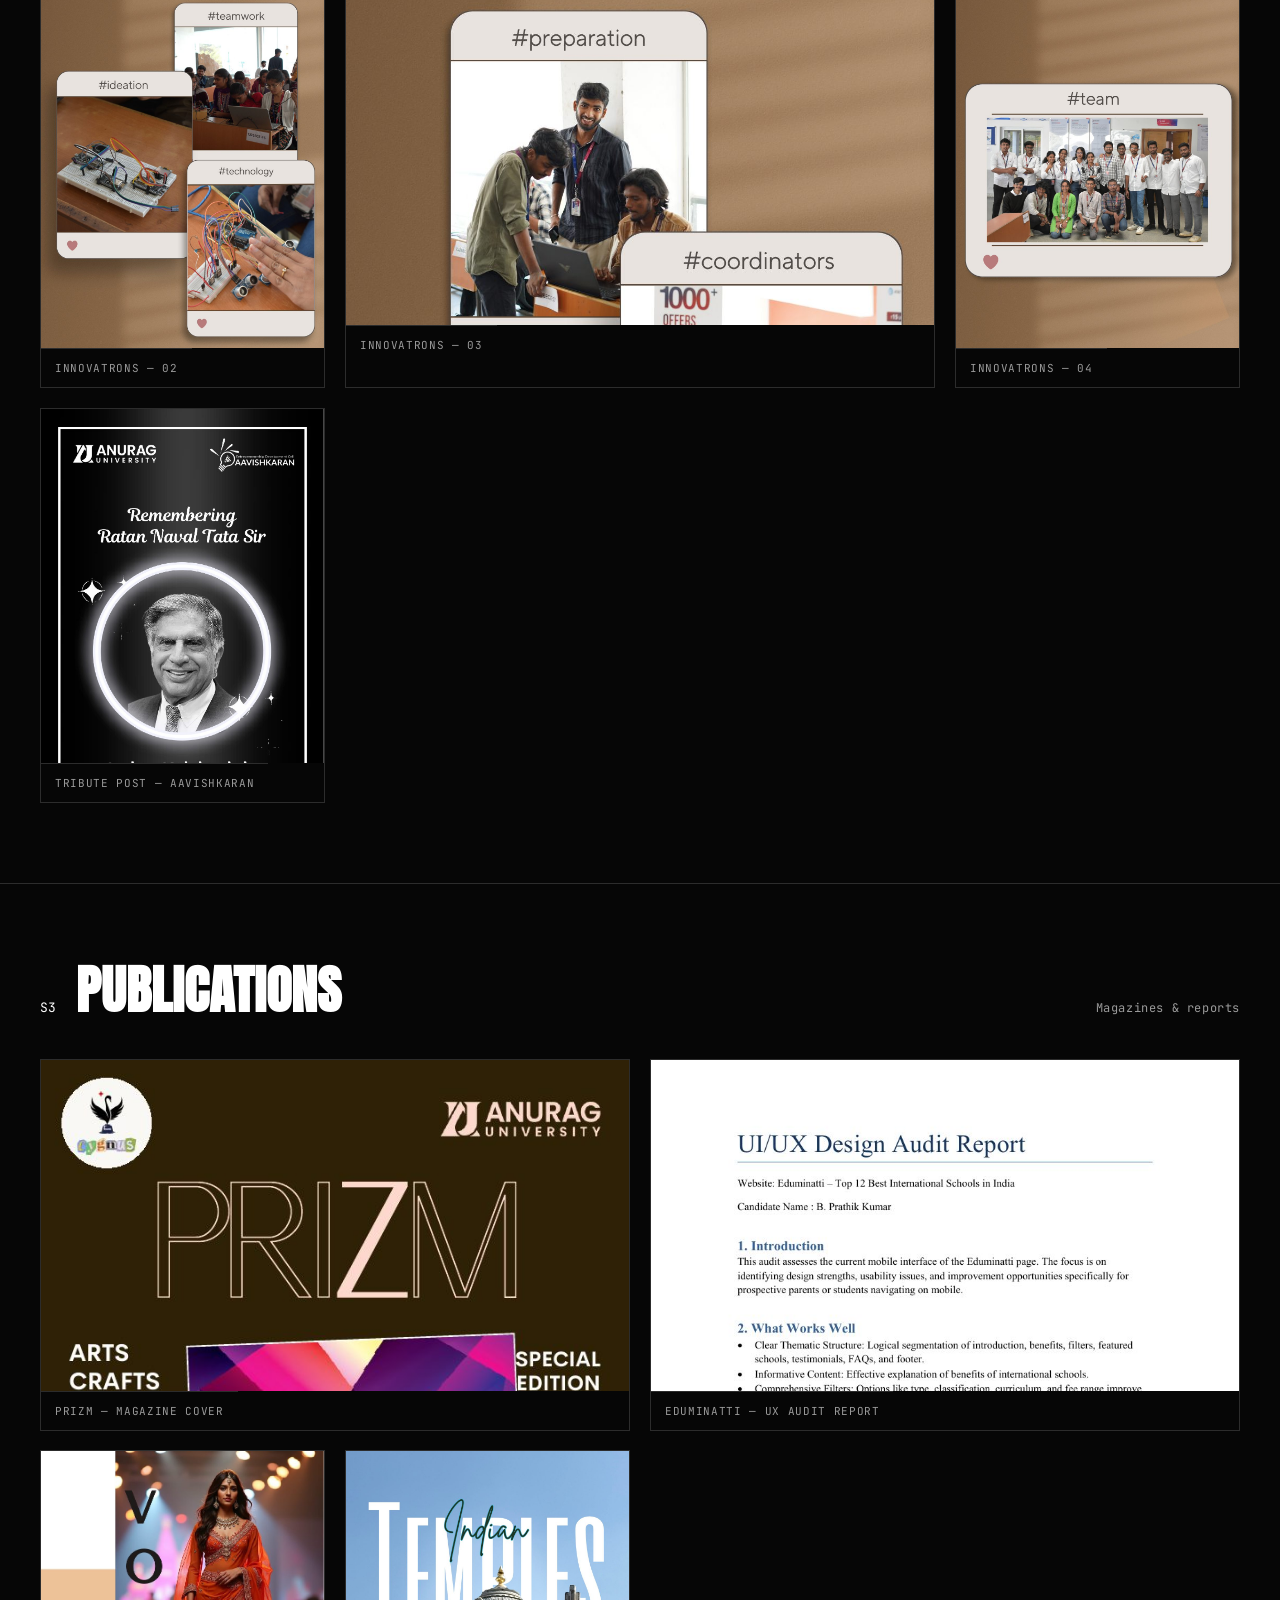
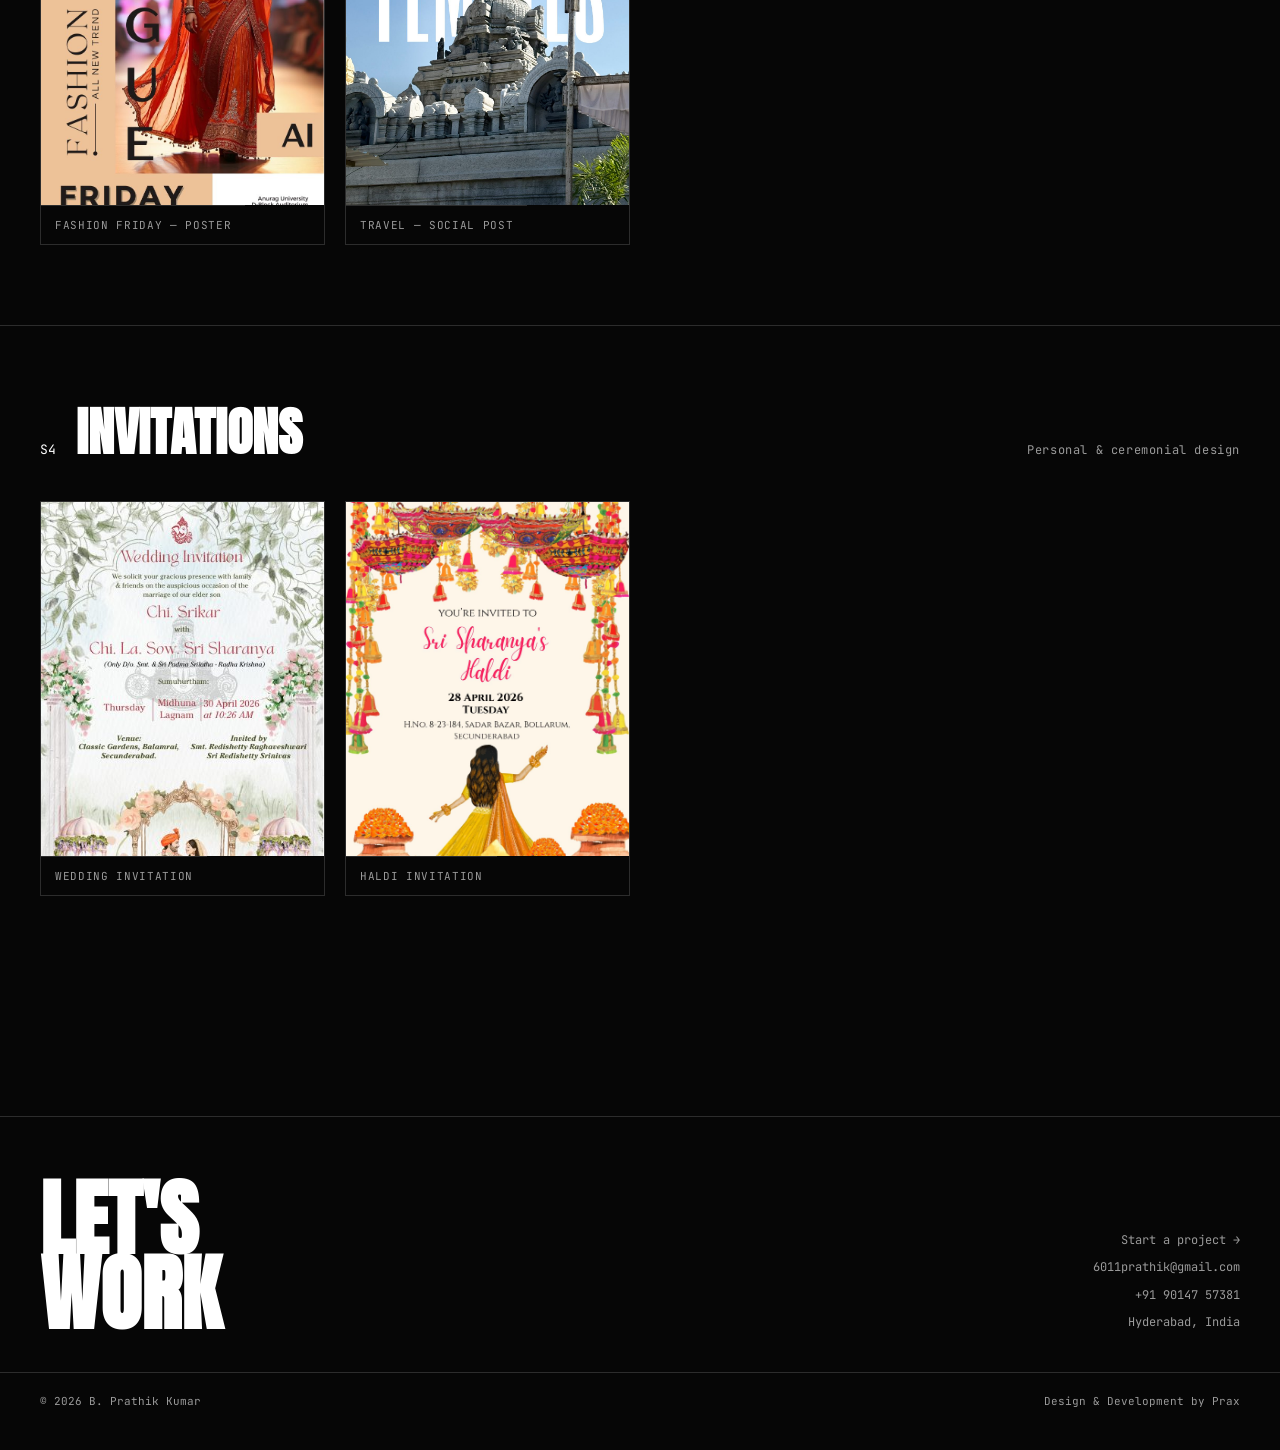
<file: selected.html>
<!DOCTYPE html>
<html lang="en">
<head>
<meta charset="UTF-8">
<meta name="viewport" content="width=device-width, initial-scale=1.0">
<title>Selected Work — Prax</title>
<meta name="description" content="Branding, event posters, publications and invitations by Prax — organized by category.">
<link rel="icon" href="favicon.ico" sizes="any">
<link rel="icon" type="image/png" href="assets/shared/favicon-256.png">
<meta property="og:type" content="website">
<meta property="og:title" content="Selected Work — Prax">
<meta property="og:description" content="Branding, event posters, publications and invitations by Prax — organized by category.">
<meta property="og:image" content="assets/shared/og-cover.jpg">
<meta name="twitter:card" content="summary_large_image">
<meta name="twitter:title" content="Selected Work — Prax">
<meta name="twitter:description" content="Branding, event posters, publications and invitations by Prax — organized by category.">
<meta name="twitter:image" content="assets/shared/og-cover.jpg">
<link rel="stylesheet" href="css/style.css">
<link rel="stylesheet" href="css/selected.css">
</head>
<body>

<nav class="site-nav">
  <div class="wrap">
    <a href="index.html" class="nav-mark">PRAX<span>.</span>DESIGN</a>
    <button class="nav-toggle" id="navToggle" aria-expanded="false" aria-controls="navLinks">Menu</button>
    <div class="nav-links" id="navLinks">
      <a href="index.html">Home</a>
      <a href="work.html">Work</a>
      <a href="selected.html" class="active">Selected</a>
      <a href="about.html">About</a>
      <a href="contact.html">Contact</a>
    </div>
  </div>
</nav>

<header class="page-head">
  <div class="wrap">
    <p class="eyebrow">Selected Work</p>
    <h1>POSTERS &amp;<br>PUBLICATIONS</h1>
    <p class="page-sub dim">Everything outside the four main case studies —
      branding, event posters for Robotics Club &amp; IETE, publications and
      invitations. Click any piece to view it full size.</p>
  </div>
</header>

<div class="jump-bar wrap mono">
  <a href="#branding">Branding</a>
  <a href="#robotics">Robotics &amp; IETE</a>
  <a href="#publications">Publications</a>
  <a href="#invitations">Invitations</a>
</div>

<!-- ================= BRANDING ================= -->
<section class="cat-section" id="branding">
  <div class="wrap">
    <div class="cat-head">
      <span class="cat-num mono">S1</span>
      <h2>Branding</h2>
      <span class="cat-count mono dim">Logos &amp; identity marks</span>
    </div>
    <div class="sel-grid">

      <button class="sel-item span-2" data-full="assets/selected/silent-cafe.png" data-title="Silent Café — logo mark">
        <img src="assets/selected/silent-cafe.png" alt="Silent Café logo, a mug with a muted speaker icon" style="background:#eef3ee">
        <span class="sel-cap mono">Silent Café — Logo Mark</span>
      </button>

      <button class="sel-item" data-full="assets/selected/sports-logo.jpg" data-title="Sports club — logo">
        <img src="assets/selected/sports-logo.jpg" alt="Minimal block sports club logo">
        <span class="sel-cap mono">Sports Club — Logo</span>
      </button>

      <button class="sel-item" data-full="assets/aot/logo.png" data-title="Attack on Titan — fan logo">
        <img src="assets/aot/logo.png" alt="Attack on Titan Survey Corps emblem redesign" style="background:#141416">
        <span class="sel-cap mono">AOT — Emblem Redesign</span>
      </button>

    </div>
  </div>
</section>

<!-- ================= ROBOTICS & IETE ================= -->
<section class="cat-section" id="robotics">
  <div class="wrap">
    <div class="cat-head">
      <span class="cat-num mono">S2</span>
      <h2>Robotics &amp; IETE</h2>
      <span class="cat-count mono dim">Event posters &amp; recaps</span>
    </div>
    <div class="sel-grid">

      <button class="sel-item span-2" data-full="assets/selected/microminds.jpg" data-title="Micro Minds — Robotics Club workshop poster">
        <img src="assets/selected/microminds.jpg" alt="Micro Minds microcontroller workshop poster, Robotics Club">
        <span class="sel-cap mono">Micro Minds — Workshop Poster</span>
      </button>

      <button class="sel-item" data-full="assets/selected/ideatronics.jpg" data-title="Ideatronics 2K25 — Robotics Club poster">
        <img src="assets/selected/ideatronics.jpg" alt="Ideatronics 2K25 brainstorming event poster">
        <span class="sel-cap mono">Ideatronics 2K25</span>
      </button>

      <button class="sel-item" data-full="assets/selected/innovatrons-1.jpg" data-title="Innovatrons — judges, creativity, innovations">
        <img src="assets/selected/innovatrons-1.jpg" alt="Innovatrons robotics event recap — judges, creativity and innovations">
        <span class="sel-cap mono">Innovatrons — 01</span>
      </button>

      <button class="sel-item" data-full="assets/selected/innovatrons-2.jpg" data-title="Innovatrons — teamwork, ideation, technology">
        <img src="assets/selected/innovatrons-2.jpg" alt="Innovatrons robotics event Instagram recap, teamwork and technology">
        <span class="sel-cap mono">Innovatrons — 02</span>
      </button>

      <button class="sel-item span-2" data-full="assets/selected/innovatrons-3.jpg" data-title="Innovatrons — event recap 3">
        <img src="assets/selected/innovatrons-3.jpg" alt="Innovatrons robotics event Instagram recap, slide 3">
        <span class="sel-cap mono">Innovatrons — 03</span>
      </button>

      <button class="sel-item" data-full="assets/selected/innovatrons-4.jpg" data-title="Innovatrons — event recap 4">
        <img src="assets/selected/innovatrons-4.jpg" alt="Innovatrons robotics event Instagram recap, slide 4">
        <span class="sel-cap mono">Innovatrons — 04</span>
      </button>

      <button class="sel-item" data-full="assets/selected/tata-tribute.jpg" data-title="Tribute post — Ratan Tata, Aavishkaran">
        <img src="assets/selected/tata-tribute.jpg" alt="Remembering Ratan Naval Tata tribute social post">
        <span class="sel-cap mono">Tribute Post — Aavishkaran</span>
      </button>

    </div>
  </div>
</section>

<!-- ================= PUBLICATIONS ================= -->
<section class="cat-section" id="publications">
  <div class="wrap">
    <div class="cat-head">
      <span class="cat-num mono">S3</span>
      <h2>Publications</h2>
      <span class="cat-count mono dim">Magazines &amp; reports</span>
    </div>
    <div class="sel-grid">

      <button class="sel-item span-2" data-full="assets/selected/prizm-cover.jpg" data-title="PRIZM — student magazine cover">
        <img src="assets/selected/prizm-cover.jpg" alt="PRIZM student arts and crafts magazine cover">
        <span class="sel-cap mono">PRIZM — Magazine Cover</span>
      </button>

      <button class="sel-item span-2" data-full="assets/selected/eduminatti-report.jpg" data-title="Eduminatti — UX audit report">
        <img src="assets/selected/eduminatti-report.jpg" alt="Eduminatti UI/UX design audit report cover page">
        <span class="sel-cap mono">Eduminatti — UX Audit Report</span>
      </button>

      <button class="sel-item" data-full="assets/selected/vogue-poster.jpg" data-title="Fashion Friday — event poster">
        <img src="assets/selected/vogue-poster.jpg" alt="Vogue-style Fashion Friday event poster">
        <span class="sel-cap mono">Fashion Friday — Poster</span>
      </button>

      <button class="sel-item" data-full="assets/selected/turkey-post.jpg" data-title="Travel — Instagram post">
        <img src="assets/selected/turkey-post.jpg" alt="Turkey travel Instagram post design">
        <span class="sel-cap mono">Travel — Social Post</span>
      </button>

    </div>
  </div>
</section>

<!-- ================= INVITATIONS ================= -->
<section class="cat-section" id="invitations">
  <div class="wrap">
    <div class="cat-head">
      <span class="cat-num mono">S4</span>
      <h2>Invitations</h2>
      <span class="cat-count mono dim">Personal &amp; ceremonial design</span>
    </div>
    <div class="sel-grid">

      <button class="sel-item" data-full="assets/selected/wedding-invite.jpg" data-title="Wedding invitation">
        <img src="assets/selected/wedding-invite.jpg" alt="Elegant floral wedding invitation">
        <span class="sel-cap mono">Wedding Invitation</span>
      </button>

      <button class="sel-item" data-full="assets/selected/haldi-invite.jpg" data-title="Haldi invitation">
        <img src="assets/selected/haldi-invite.jpg" alt="Illustrated Haldi virtual invitation">
        <span class="sel-cap mono">Haldi Invitation</span>
      </button>

    </div>
  </div>
</section>

<div class="lightbox" id="lightbox" aria-hidden="true">
  <button class="lightbox-close" id="lightboxClose" aria-label="Close">✕</button>
  <figure>
    <img id="lightboxImg" alt="">
    <figcaption id="lightboxCap" class="mono"></figcaption>
  </figure>
</div>

<footer class="site-footer">
  <div class="wrap">
    <div class="footer-title">LET'S<br>WORK</div>
    <div class="footer-meta mono">
      <a href="contact.html">Start a project →</a>
      <a href="mailto:6011prathik@gmail.com">6011prathik@gmail.com</a>
      <a href="tel:+919014757381">+91 90147 57381</a>
      <span>Hyderabad, India</span>
    </div>
  </div>
  <div class="wrap footer-bottom">
    <span>© 2026 B. Prathik Kumar</span>
    <span>Design &amp; Development by Prax</span>
  </div>
</footer>

<script src="js/main.js"></script>
<script src="js/lightbox.js"></script>
</body>
</html>
</file>
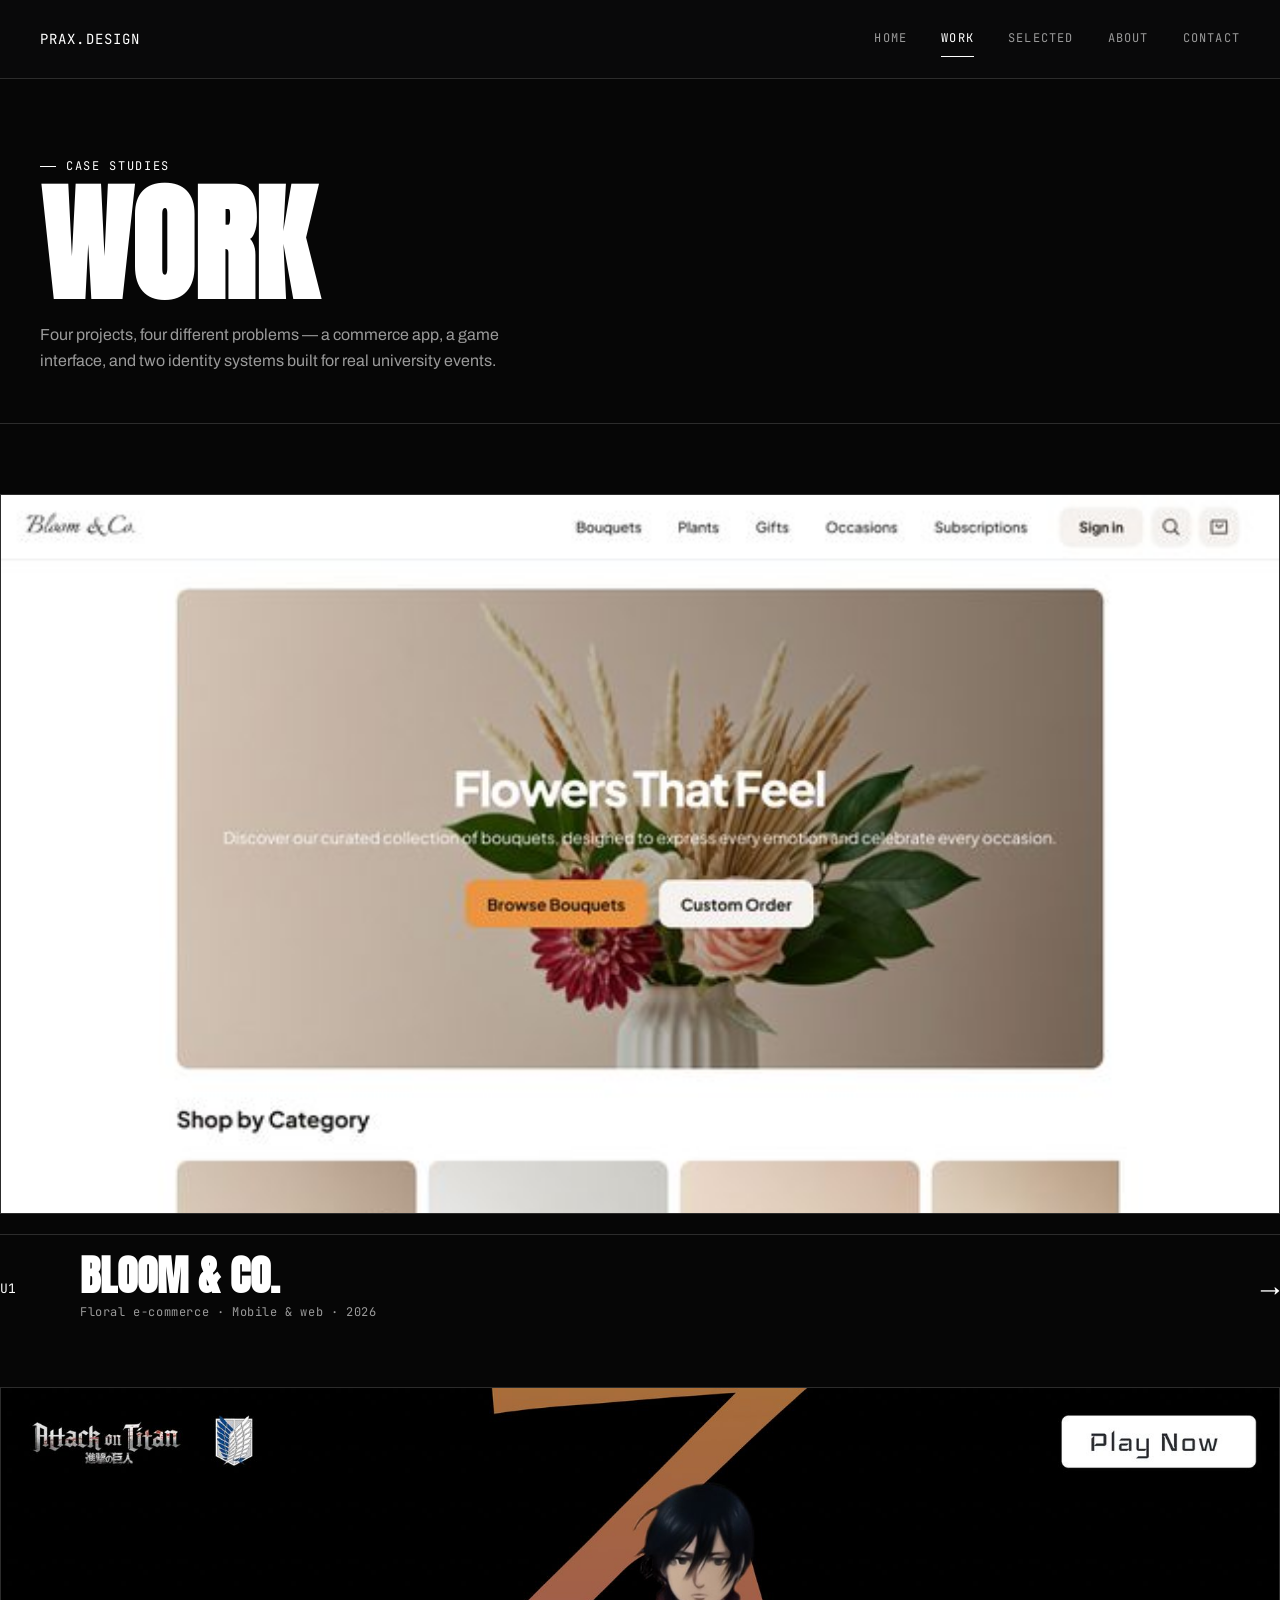
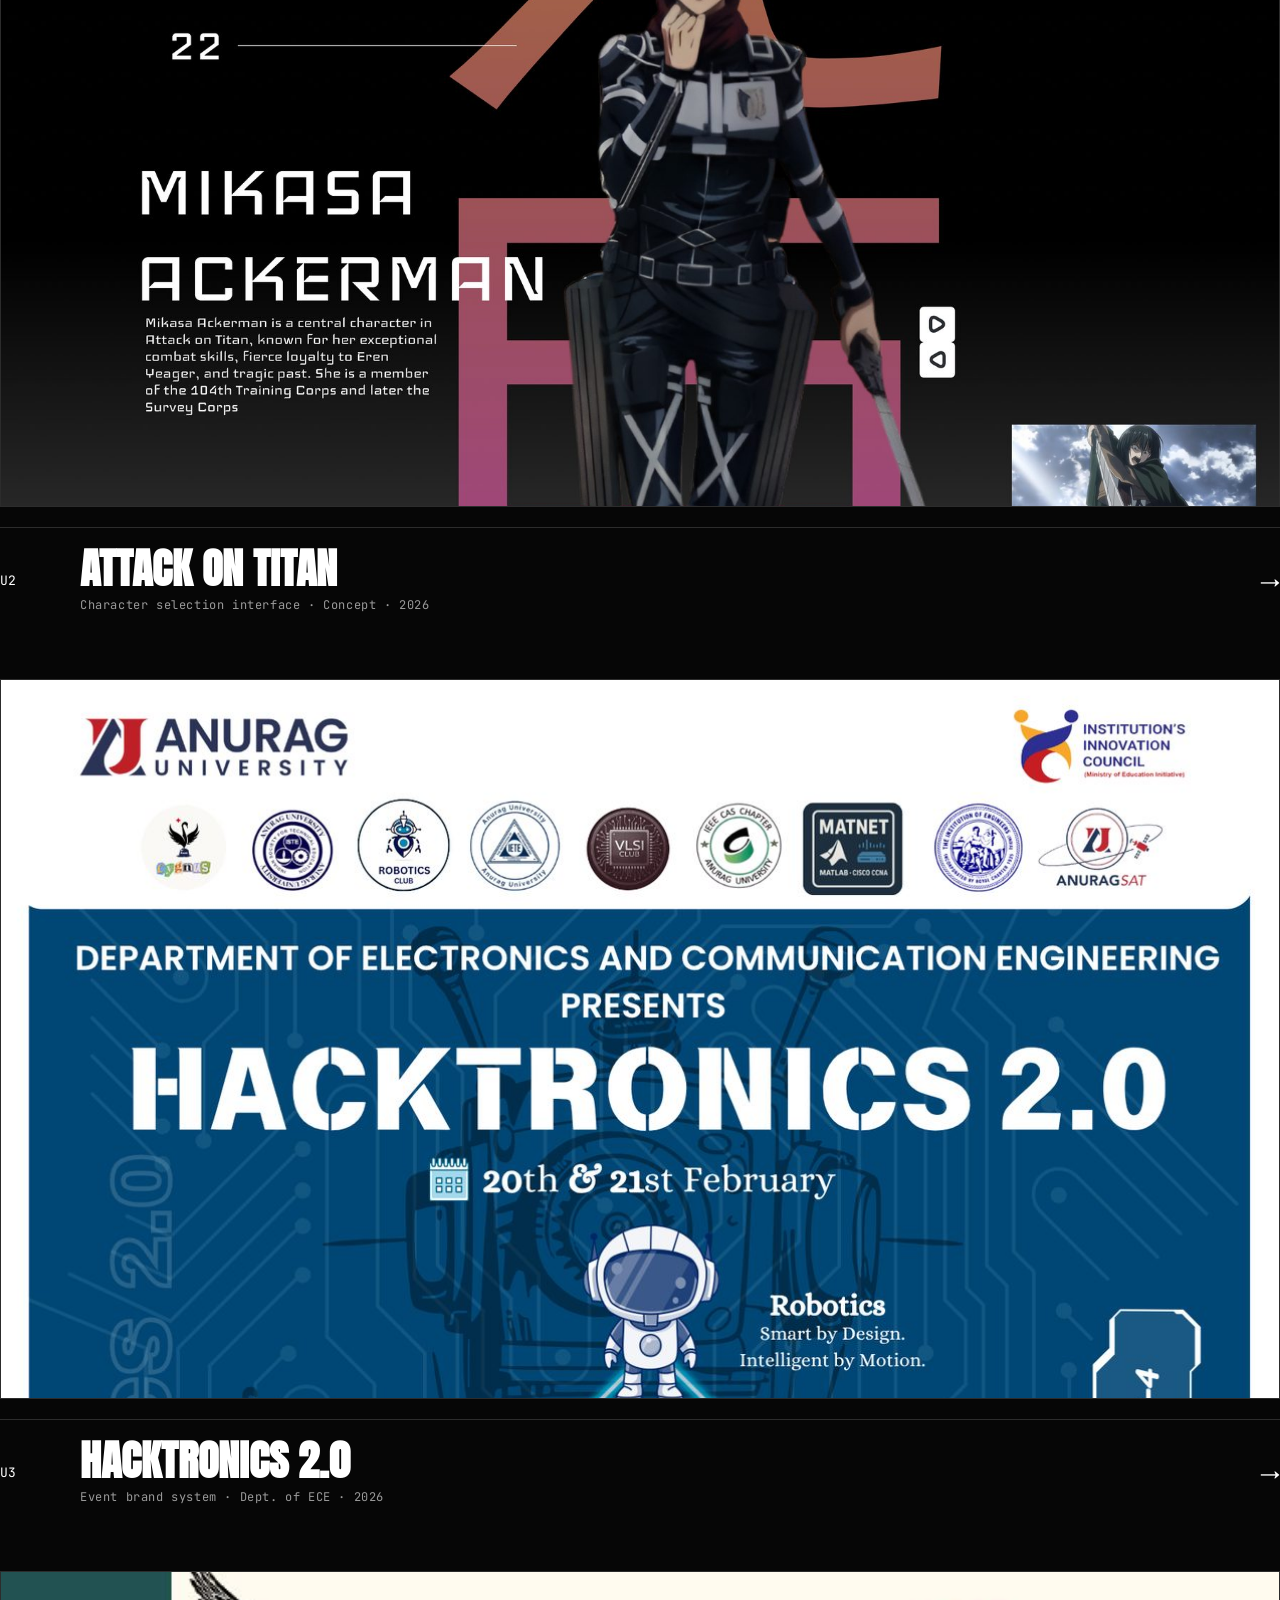
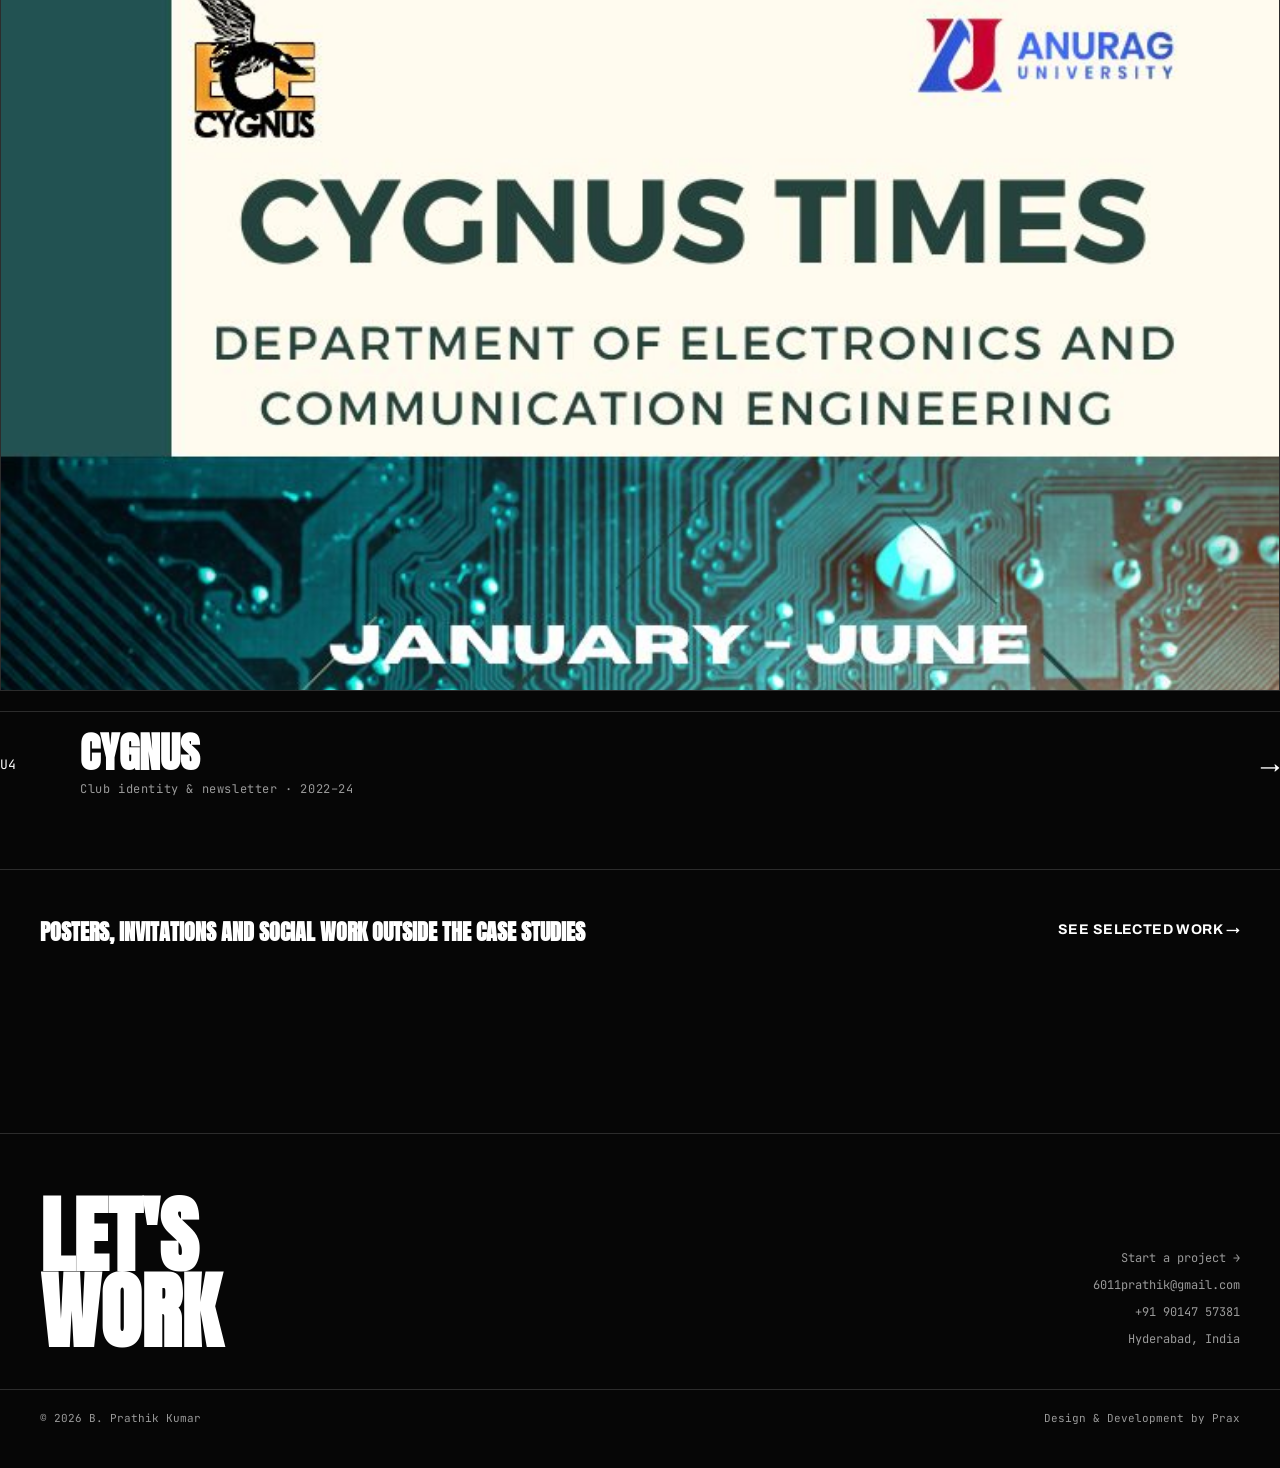
<file: work.html>
<!DOCTYPE html>
<html lang="en">
<head>
<meta charset="UTF-8">
<meta name="viewport" content="width=device-width, initial-scale=1.0">
<title>Work — Prax</title>
<meta name="description" content="Case studies in product design, brand identity and event design by Prax.">
<link rel="icon" href="favicon.ico" sizes="any">
<link rel="icon" type="image/png" href="assets/shared/favicon-256.png">
<meta property="og:type" content="website">
<meta property="og:title" content="Work — Prax">
<meta property="og:description" content="Case studies in product design, brand identity and event design by Prax.">
<meta property="og:image" content="assets/shared/og-cover.jpg">
<meta name="twitter:card" content="summary_large_image">
<meta name="twitter:title" content="Work — Prax">
<meta name="twitter:description" content="Case studies in product design, brand identity and event design by Prax.">
<meta name="twitter:image" content="assets/shared/og-cover.jpg">
<link rel="stylesheet" href="css/style.css">
<link rel="stylesheet" href="css/work.css">
</head>
<body>

<nav class="site-nav">
  <div class="wrap">
    <a href="index.html" class="nav-mark">PRAX<span>.</span>DESIGN</a>
    <button class="nav-toggle" id="navToggle" aria-expanded="false" aria-controls="navLinks">Menu</button>
    <div class="nav-links" id="navLinks">
      <a href="index.html">Home</a>
      <a href="work.html" class="active">Work</a>
      <a href="selected.html">Selected</a>
      <a href="about.html">About</a>
      <a href="contact.html">Contact</a>
    </div>
  </div>
</nav>

<header class="page-head">
  <div class="wrap">
    <p class="eyebrow">Case Studies</p>
    <h1>WORK</h1>
    <p class="page-sub dim">Four projects, four different problems — a commerce app,
      a game interface, and two identity systems built for real university events.</p>
  </div>
</header>

<main class="work-grid wrap">

  <a href="project-bloom.html" class="work-card" data-reveal>
    <div class="work-media">
      <img src="assets/bloom/landing.jpg" alt="Bloom & Co. landing page">
    </div>
    <div class="work-meta">
      <span class="proj-num mono">U1</span>
      <div>
        <h2>Bloom &amp; Co.</h2>
        <p class="dim mono">Floral e-commerce · Mobile &amp; web · 2026</p>
      </div>
      <span class="proj-arrow">→</span>
    </div>
  </a>

  <a href="project-aot.html" class="work-card" data-reveal>
    <div class="work-media">
      <img src="assets/aot/mikasa.jpg" alt="Attack on Titan character selection interface">
    </div>
    <div class="work-meta">
      <span class="proj-num mono">U2</span>
      <div>
        <h2>Attack on Titan</h2>
        <p class="dim mono">Character selection interface · Concept · 2026</p>
      </div>
      <span class="proj-arrow">→</span>
    </div>
  </a>

  <a href="project-hacktronics.html" class="work-card" data-reveal>
    <div class="work-media">
      <img src="assets/hacktronics/poster-portrait.jpg" alt="Hacktronics 2.0 event poster">
    </div>
    <div class="work-meta">
      <span class="proj-num mono">U3</span>
      <div>
        <h2>Hacktronics 2.0</h2>
        <p class="dim mono">Event brand system · Dept. of ECE · 2026</p>
      </div>
      <span class="proj-arrow">→</span>
    </div>
  </a>

  <a href="project-cygnus.html" class="work-card" data-reveal>
    <div class="work-media">
      <img src="assets/cygnus/times-2024.jpg" alt="Cygnus Times newsletter cover">
    </div>
    <div class="work-meta">
      <span class="proj-num mono">U4</span>
      <div>
        <h2>Cygnus</h2>
        <p class="dim mono">Club identity &amp; newsletter · 2022–24</p>
      </div>
      <span class="proj-arrow">→</span>
    </div>
  </a>

</main>

<section class="more-strip">
  <div class="wrap more-inner">
    <p>Posters, invitations and social work outside the case studies</p>
    <a href="selected.html" class="btn">See Selected Work →</a>
  </div>
</section>

<footer class="site-footer">
  <div class="wrap">
    <div class="footer-title">LET'S<br>WORK</div>
    <div class="footer-meta mono">
      <a href="contact.html">Start a project →</a>
      <a href="mailto:6011prathik@gmail.com">6011prathik@gmail.com</a>
      <a href="tel:+919014757381">+91 90147 57381</a>
      <span>Hyderabad, India</span>
    </div>
  </div>
  <div class="wrap footer-bottom">
    <span>© 2026 B. Prathik Kumar</span>
    <span>Design &amp; Development by Prax</span>
  </div>
</footer>

<script src="js/main.js"></script>
</body>
</html>
</file>
<file: css/style.css>
/* =========================================================
   PRAX — portfolio design system
   Palette: pure black / white — no color accent
   Type: Anton (heavy condensed headline) / Archivo (body)
         / JetBrains Mono (labels, meta, reference designators)
   ========================================================= */

@import url('https://fonts.googleapis.com/css2?family=Anton&family=Archivo:wght@400;500;600;700&family=JetBrains+Mono:wght@400;500;700&display=swap');

:root{
  --bg:        #060606;
  --bg-raised: #121212;
  --line:      #2c2c2c;
  --bone:      #ffffff;
  --bone-dim:  #9a9a9a;
  --brass:     #ffffff;
  --brass-dim: #5a5a5a;

  --display: 'Anton', sans-serif;
  --body:    'Archivo', sans-serif;
  --mono:    'JetBrains Mono', monospace;

  --edge: 1px solid var(--line);
  --container: 1320px;
  --ease-spring: cubic-bezier(.16,1,.3,1);
}

*{ box-sizing:border-box; margin:0; padding:0; }

html{ background:var(--bg); scroll-behavior:smooth; }

body{
  background:var(--bg);
  color:var(--bone);
  font-family:var(--body);
  font-size:16px;
  line-height:1.6;
  -webkit-font-smoothing:antialiased;
}

@media (prefers-reduced-motion: reduce){
  html{ scroll-behavior:auto; }
  *{ animation-duration:.001ms !important; transition-duration:.001ms !important; }
}

a{ color:inherit; text-decoration:none; }
img{ max-width:100%; display:block; }
ul{ list-style:none; }

::selection{ background:var(--brass); color:var(--bg); }

:focus-visible{
  outline:2px solid var(--brass);
  outline-offset:3px;
}

.wrap{
  max-width:var(--container);
  margin:0 auto;
  padding:0 40px;
}

@media (max-width:720px){
  .wrap{ padding:0 22px; }
}

/* ---------- eyebrow / mono labels ---------- */
.eyebrow{
  font-family:var(--mono);
  font-size:12px;
  letter-spacing:.14em;
  text-transform:uppercase;
  color:var(--brass);
  display:inline-flex;
  align-items:center;
  gap:10px;
}
.eyebrow::before{
  content:"";
  width:16px; height:1px;
  background:var(--brass);
  display:inline-block;
}

/* ---------- nav ---------- */
.site-nav{
  position:sticky; top:0; z-index:50;
  background:rgba(11,11,12,.86);
  backdrop-filter:blur(10px);
  border-bottom:var(--edge);
}
.site-nav .wrap{
  display:flex; align-items:center; justify-content:space-between;
  height:78px;
}
.nav-mark{
  font-family:var(--mono);
  font-size:14px;
  letter-spacing:.08em;
  text-transform:uppercase;
}
.nav-mark span{ color:var(--brass); }
.nav-links{ display:flex; gap:34px; }
.nav-links a{
  font-family:var(--mono);
  font-size:12px;
  letter-spacing:.1em;
  text-transform:uppercase;
  color:var(--bone-dim);
  position:relative;
  padding:4px 0;
}
.nav-links a:hover, .nav-links a.active{ color:var(--bone); }
.nav-links a.active::after{
  content:"";
  position:absolute; left:0; right:0; bottom:-4px;
  height:1px; background:var(--brass);
}
.nav-toggle{ display:none; }

@media (max-width:720px){
  .nav-links{
    position:fixed; inset:78px 0 0 0;
    background:var(--bg);
    flex-direction:column;
    padding:36px 22px;
    gap:26px;
    transform:translateY(-8px);
    opacity:0;
    pointer-events:none;
    transition:opacity .25s ease, transform .25s ease;
  }
  .nav-links.open{ opacity:1; pointer-events:auto; transform:translateY(0); }
  .nav-links a{ font-size:18px; }
  .nav-toggle{
    display:block; background:none; border:none; color:var(--bone);
    font-family:var(--mono); font-size:12px; letter-spacing:.1em;
    text-transform:uppercase; cursor:pointer;
  }
}

/* ---------- footer ---------- */
.site-footer{
  border-top:var(--edge);
  padding:64px 0 40px;
  margin-top:140px;
}
.site-footer .wrap{
  display:flex; justify-content:space-between; align-items:flex-end; flex-wrap:wrap; gap:24px;
}
.footer-title{
  font-family:var(--display);
  font-weight:800;
  font-size:clamp(40px,7vw,84px);
  line-height:.9;
  text-transform:uppercase;
}
.footer-meta{
  font-family:var(--mono);
  font-size:12px;
  color:var(--bone-dim);
  display:flex; flex-direction:column; gap:8px;
  text-align:right;
}
.footer-meta a:hover{ color:var(--brass); }
.footer-bottom{
  font-family:var(--mono);
  font-size:11px;
  color:var(--bone-dim);
  margin-top:40px;
  padding-top:20px;
  border-top:var(--edge);
  display:flex; justify-content:space-between;
}

/* ---------- buttons (no boxes — bold text, underline on hover) ---------- */
.btn{
  display:inline-flex; align-items:center; gap:8px;
  font-family:var(--body);
  font-weight:700;
  font-size:14px; letter-spacing:.03em; text-transform:uppercase;
  color:var(--bone);
  position:relative;
  padding-bottom:3px;
  border:none;
  background:none;
}
.btn::after{
  content:"";
  position:absolute; left:0; bottom:0;
  width:100%; height:2px;
  background:var(--bone);
  transform:scaleX(0);
  transform-origin:left;
  transition:transform .4s var(--ease-spring);
}
.btn:hover::after{ transform:scaleX(1); }
.btn:hover{ color:var(--bone); }
.btn-solid{ font-weight:800; }

/* ---------- section heading pattern ---------- */
.section-head{
  display:flex; justify-content:space-between; align-items:flex-end;
  gap:24px; margin-bottom:44px; flex-wrap:wrap;
}
.section-head h2{
  font-family:var(--display);
  font-weight:800;
  font-size:clamp(34px,5vw,58px);
  text-transform:uppercase;
  line-height:.95;
}

/* ---------- utility ---------- */
.mono{ font-family:var(--mono); }
.dim{ color:var(--bone-dim); }

[data-reveal]{
  opacity:0;
  transform:translateY(24px);
  transition:opacity .8s var(--ease-spring), transform .8s var(--ease-spring);
}
[data-reveal].is-visible{ opacity:1; transform:translateY(0); }
</file>
<file: css/home.css>
/* ---------- hero ---------- */
.hero{ padding:80px 0 40px; overflow:hidden; }

.hero-grid{
  display:grid;
  grid-template-columns:1.1fr .9fr;
  gap:40px;
  align-items:center;
}

.hero-title{
  font-family:var(--display);
  font-weight:900;
  text-transform:uppercase;
  font-size:clamp(56px, 9vw, 128px);
  line-height:.86;
  letter-spacing:-.01em;
  margin:22px 0 26px;
}
.hero-title .outline{
  -webkit-text-stroke:2px var(--bone);
  color:var(--bg);
}

.hero-sub{
  max-width:44ch;
  color:var(--bone-dim);
  font-size:17px;
  margin-bottom:34px;
}

.hero-actions{ display:flex; gap:14px; flex-wrap:wrap; }

.hero-art{
  position:relative;
  height:460px;
}
.hero-img{
  position:absolute;
  width:230px;
  border:1px solid var(--line);
  box-shadow:0 30px 60px -20px rgba(0,0,0,.7);
  object-fit:cover; object-position:top;
}
.card-a{
  top:10px; right:60px;
  width:260px; height:340px;
  object-fit:cover; object-position:top;
  transform:rotate(-4deg);
  z-index:2;
}
.card-b{
  bottom:10px; right:220px;
  width:190px; height:250px;
  object-fit:cover; object-position:top;
  transform:rotate(5deg);
  z-index:1;
}
.hero-tag{
  position:absolute;
  left:0; bottom:24px;
  font-size:12px;
  letter-spacing:.14em;
  color:var(--brass);
  writing-mode:vertical-rl;
}

.marquee-line{
  border-top:var(--edge);
  padding-top:18px;
  margin-top:56px;
  font-size:11px;
  letter-spacing:.18em;
  color:var(--bone-dim);
  white-space:nowrap;
  overflow:hidden;
  text-overflow:ellipsis;
}

@media (max-width:900px){
  .hero-grid{ grid-template-columns:1fr; }
  .hero-art{ height:340px; margin-top:20px; }
  .card-a{ width:190px; height:250px; right:20%; }
  .card-b{ width:140px; height:180px; right:0; }
}

/* ---------- intro strip ---------- */
.intro-strip{ padding:70px 0; border-top:var(--edge); border-bottom:var(--edge); }
.intro-grid{ max-width:920px; }
.intro-text{
  font-family:var(--display);
  font-weight:600;
  font-size:clamp(22px,3vw,32px);
  line-height:1.35;
  margin-top:18px;
  color:var(--bone);
}
.intro-text strong{ color:var(--brass); font-weight:600; }

/* ---------- project index list ---------- */
.index-section{ padding:110px 0; }

.proj-index{ border-top:var(--edge); }
.proj-row{ border-bottom:var(--edge); }
.proj-row a{
  display:grid;
  grid-template-columns:60px 1fr auto auto 40px;
  align-items:center;
  gap:24px;
  padding:30px 4px;
  transition:padding-left .4s var(--ease-spring), color .4s var(--ease-spring);
}
.proj-row a:hover{ padding-left:16px; color:var(--brass); }
.proj-num{ color:var(--brass); font-size:13px; }
.proj-name{
  font-family:var(--display);
  font-weight:800;
  text-transform:uppercase;
  font-size:clamp(24px,4vw,40px);
}
.proj-tag{ font-size:12px; letter-spacing:.06em; }
.proj-year{ font-size:12px; }
.proj-arrow{ font-size:20px; text-align:right; transition:transform .4s var(--ease-spring); }
.proj-row a:hover .proj-arrow{ transform:translateX(6px); }

@media (max-width:720px){
  .proj-row a{
    grid-template-columns:36px 1fr 22px;
    grid-template-areas:
      "num name arrow"
      "tag tag tag";
    row-gap:8px;
  }
  .proj-num{ grid-area:num; }
  .proj-name{ grid-area:name; font-size:24px; }
  .proj-arrow{ grid-area:arrow; }
  .proj-tag{ grid-area:tag; }
  .proj-year{ display:none; }
}

/* ---------- featured shots grid ---------- */
.shots-section{ padding:20px 0 130px; }
.shots-section .section-head p{ font-size:14px; max-width:34ch; text-align:right; }

.shots-grid{
  display:grid;
  grid-template-columns:repeat(4,1fr);
  grid-auto-rows:230px;
  gap:18px;
}
.shot-card{
  position:relative;
  overflow:hidden;
  border:1px solid var(--line);
  grid-column:span 1;
  isolation:isolate;
}
.shot-card.big{ grid-column:span 2; grid-row:span 2; }

.shot-card img{
  width:100%; height:100%; object-fit:cover; object-position:top;
  transform:scale(1.001);
  transition:transform .6s var(--ease-spring), filter .6s var(--ease-spring);
  filter:grayscale(.15) brightness(.82);
}
.shot-card:hover img{
  transform:scale(1.12);
  filter:grayscale(0) brightness(1);
}

.shot-card-label{
  position:absolute; left:16px; bottom:16px; z-index:2;
  font-size:12px; letter-spacing:.06em; text-transform:uppercase;
  color:var(--bone);
  padding:8px 12px;
  background:rgba(11,11,12,.7);
  backdrop-filter:blur(6px);
  border:1px solid var(--line);
  transform:translateY(10px);
  opacity:0;
  transition:transform .45s var(--ease-spring), opacity .45s var(--ease-spring);
}
.shot-card-label em{ color:var(--brass); font-style:normal; }
.shot-card:hover .shot-card-label{ transform:translateY(0); opacity:1; }

@media (max-width:900px){
  .shots-grid{ grid-template-columns:repeat(2,1fr); grid-auto-rows:200px; }
  .shot-card.big{ grid-column:span 2; grid-row:span 1; }
  .shots-section .section-head{ flex-direction:column; align-items:flex-start; }
  .shots-section .section-head p{ text-align:left; }
}
@media (max-width:520px){
  .shots-grid{ grid-template-columns:1fr; }
  .shot-card.big{ grid-column:span 1; }
  .shot-card-label{ opacity:1; transform:translateY(0); }
}
</file>
<file: css/about.css>
.about-body{ padding:70px 0 120px; }
.about-grid{
  display:grid;
  grid-template-columns:.8fr 1.2fr;
  gap:70px;
}
.about-photo img{
  width:100%;
  aspect-ratio:3/4;
  object-fit:cover; object-position:top;
  filter:grayscale(1) contrast(1.05);
  border:1px solid var(--line);
}
.about-lead{
  font-family:var(--display);
  font-weight:600;
  font-size:clamp(24px,3vw,32px);
  line-height:1.35;
  margin-bottom:26px;
}
.about-copy p{ color:var(--bone-dim); margin-bottom:20px; max-width:62ch; }
.about-copy strong{ color:var(--bone); font-weight:600; }

.about-facts{
  margin-top:36px;
  border-top:var(--edge);
  display:grid;
  gap:22px;
  padding-top:26px;
}
.about-facts div{ display:grid; grid-template-columns:150px 1fr; gap:16px; align-items:baseline; }
.about-facts .k{ font-size:11px; letter-spacing:.1em; color:var(--brass); text-transform:uppercase; }
.about-facts .v{ font-size:15px; }

@media (max-width:780px){
  .about-grid{ grid-template-columns:1fr; }
  .about-facts div{ grid-template-columns:1fr; gap:4px; }
}
</file>
<file: css/contact.css>
.contact-hero{ padding:90px 0 60px; border-bottom:var(--edge); }
.contact-hero h1{
  font-family:var(--display);
  font-weight:900;
  text-transform:uppercase;
  font-size:clamp(46px,9vw,120px);
  line-height:.88;
  margin:16px 0 24px;
}
.page-sub{ max-width:56ch; font-size:16px; }

.contact-body{ padding:70px 0 130px; }
.contact-grid{
  display:grid;
  grid-template-columns:repeat(4,1fr);
  gap:40px;
}
.contact-block{ display:flex; flex-direction:column; gap:14px; }
.contact-block .k{ font-size:11px; letter-spacing:.12em; color:var(--brass); text-transform:uppercase; }
.v-link{
  font-family:var(--display);
  font-weight:700;
  font-size:clamp(20px,2.4vw,26px);
  text-transform:uppercase;
}
.v-link[href]:hover{ color:var(--brass); }
.social-links{ display:flex; flex-direction:column; gap:10px; }
.social-links a{ font-family:var(--mono); font-size:14px; }
.social-links a:hover{ color:var(--brass); }

@media (max-width:820px){
  .contact-grid{ grid-template-columns:1fr 1fr; }
}
@media (max-width:520px){
  .contact-grid{ grid-template-columns:1fr; }
}
</file>
<file: css/project.css>
.proj-hero{ padding:64px 0 0; }
.proj-hero .wrap{ border-bottom:var(--edge); padding-bottom:50px; }

.proj-crumb{
  display:flex; align-items:center; gap:10px;
  font-size:12px; letter-spacing:.1em; text-transform:uppercase;
  color:var(--bone-dim); margin-bottom:28px;
}
.proj-crumb a:hover{ color:var(--brass); }

.proj-title{
  font-family:var(--display);
  font-weight:900;
  text-transform:uppercase;
  font-size:clamp(46px,8vw,110px);
  line-height:.88;
  margin-bottom:26px;
}

.proj-sub{
  max-width:60ch;
  font-size:18px;
  color:var(--bone-dim);
  margin-bottom:36px;
}

.proj-meta-row{
  display:grid;
  grid-template-columns:repeat(4,1fr);
  gap:24px;
  border-top:var(--edge);
  padding-top:26px;
}
.proj-meta-row div{ display:flex; flex-direction:column; gap:8px; }
.proj-meta-row .k{ font-size:11px; letter-spacing:.12em; color:var(--brass); }
.proj-meta-row .v{ font-family:var(--display); font-weight:600; font-size:19px; text-transform:uppercase; }

@media (max-width:720px){
  .proj-meta-row{ grid-template-columns:1fr 1fr; }
}

.proj-cover{ padding:50px 0 20px; }
.proj-cover img{
  width:100%;
  border:1px solid var(--line);
}

.proj-section{ padding:80px 0; border-top:var(--edge); }
.proj-section-inner{
  display:grid;
  grid-template-columns:.85fr 1.15fr;
  gap:60px;
}
.proj-section h3{
  font-family:var(--display);
  font-weight:800;
  text-transform:uppercase;
  font-size:clamp(28px,4vw,42px);
  line-height:1;
}
.proj-section .body-text p{ margin-bottom:18px; color:var(--bone-dim); font-size:16px; max-width:60ch; }
.proj-section .body-text p:last-child{ margin-bottom:0; }
.proj-section .body-text strong{ color:var(--bone); font-weight:600; }

@media (max-width:840px){
  .proj-section-inner{ grid-template-columns:1fr; gap:24px; }
}

.tag-list{ display:flex; flex-wrap:wrap; gap:10px; margin-top:22px; }
.tag-list span{
  font-family:var(--mono); font-size:11px; letter-spacing:.08em; text-transform:uppercase;
  border:1px solid var(--line); padding:6px 12px; color:var(--bone-dim);
}

.shot-gallery{
  display:grid;
  grid-template-columns:repeat(3,1fr);
  gap:20px;
  padding:70px 0;
  border-top:var(--edge);
}
.shot-gallery.two-col{ grid-template-columns:repeat(2,1fr); }
.shot{
  border:1px solid var(--line); background:var(--bg-raised); overflow:hidden;
  transition:transform .5s var(--ease-spring), border-color .5s var(--ease-spring), box-shadow .5s var(--ease-spring);
}
.shot:hover{
  transform:translateY(-6px);
  border-color:var(--brass-dim);
  box-shadow:0 26px 50px -22px rgba(0,0,0,.7);
  z-index:2;
}
.shot img{ width:100%; height:100%; object-fit:cover; object-position:top; transition:transform .6s var(--ease-spring); }
.shot:hover img{ transform:scale(1.07); }
.shot figcaption{
  font-family:var(--mono); font-size:11px; color:var(--bone-dim);
  padding:12px 14px; border-top:var(--edge);
  text-transform:uppercase; letter-spacing:.06em;
}
.shot.wide{ grid-column:span 3; }
@media (max-width:900px){
  .shot-gallery, .shot-gallery.two-col{ grid-template-columns:1fr 1fr; }
  .shot.wide{ grid-column:span 2; }
}
@media (max-width:600px){
  .shot-gallery, .shot-gallery.two-col{ grid-template-columns:1fr; }
  .shot.wide{ grid-column:span 1; }
}

/* single centered phone/screen shot — avoids stretching narrow
   screenshots to full container width */
.shot-solo{
  padding:70px 0;
  border-top:var(--edge);
  display:flex;
  justify-content:center;
}
.shot-solo .shot{ width:min(360px, 80vw); }
.shot-solo .shot img{ width:100%; height:auto; object-fit:contain; }

.pull-quote{
  padding:90px 0;
  border-top:var(--edge);
  text-align:center;
}
.pull-quote p{
  font-family:var(--display);
  font-weight:700;
  font-size:clamp(26px,4.4vw,48px);
  text-transform:uppercase;
  max-width:20ch;
  margin:0 auto;
  line-height:1.15;
}
.pull-quote .eyebrow{ display:flex; justify-content:center; margin-bottom:26px; }

.proj-nav{
  border-top:var(--edge);
  display:grid;
  grid-template-columns:1fr 1fr;
}
.proj-nav a{
  padding:50px 40px;
  display:flex; flex-direction:column; gap:14px;
  transition:background .25s ease;
}
.proj-nav a:first-child{ border-right:var(--edge); }
.proj-nav a:hover{ background:var(--bg-raised); }
.proj-nav .dir{ font-size:11px; letter-spacing:.14em; color:var(--brass); }
.proj-nav .name{
  font-family:var(--display); font-weight:800; text-transform:uppercase;
  font-size:clamp(24px,4vw,36px);
}
.proj-nav a:last-child{ text-align:right; align-items:flex-end; }

@media (max-width:640px){
  .proj-nav{ grid-template-columns:1fr; }
  .proj-nav a:first-child{ border-right:none; border-bottom:var(--edge); }
  .proj-nav a:last-child{ text-align:left; align-items:flex-start; }
}
</file>
<file: css/selected.css>
/* ---------- jump bar ---------- */
.jump-bar{
  display:flex; gap:28px; flex-wrap:wrap;
  padding:34px 0 60px;
  border-bottom:var(--edge);
}
.jump-bar a{
  font-size:12px; letter-spacing:.1em; text-transform:uppercase;
  color:var(--bone-dim);
  padding-bottom:4px;
  border-bottom:1px solid transparent;
  transition:color .25s ease, border-color .25s ease;
}
.jump-bar a:hover{ color:var(--brass); border-color:var(--brass); }

/* ---------- category sections ---------- */
.cat-section{ padding:80px 0; border-bottom:var(--edge); }
.cat-section:last-of-type{ border-bottom:none; }

.cat-head{
  display:flex; align-items:baseline; gap:20px;
  margin-bottom:40px;
  flex-wrap:wrap;
}
.cat-num{ color:var(--brass); font-size:13px; }
.cat-head h2{
  font-family:var(--display);
  font-weight:800;
  text-transform:uppercase;
  font-size:clamp(30px,5vw,52px);
  line-height:1;
}
.cat-count{ font-size:12px; letter-spacing:.05em; margin-left:auto; }

/* ---------- grid ---------- */
.sel-grid{
  display:grid;
  grid-template-columns:repeat(4,1fr);
  gap:20px;
}
.sel-item{
  grid-column:span 1;
  background:none; border:1px solid var(--line); padding:0;
  cursor:pointer; text-align:left; color:inherit;
  display:flex; flex-direction:column;
  transition:transform .5s var(--ease-spring), border-color .5s var(--ease-spring), box-shadow .5s var(--ease-spring);
  will-change:transform;
}
.sel-item.span-2{ grid-column:span 2; }
.sel-item img{
  width:100%; aspect-ratio:4/5; object-fit:cover; object-position:top;
  transition:transform .6s var(--ease-spring);
}
.sel-item.span-2 img{ aspect-ratio:16/9; }

.sel-item:hover{
  transform:scale(1.035) translateY(-6px);
  border-color:var(--brass-dim);
  box-shadow:0 26px 50px -20px rgba(0,0,0,.65);
  z-index:2;
}
.sel-item:hover img{ transform:scale(1.08); }

.sel-cap{
  font-size:11px; letter-spacing:.06em; text-transform:uppercase;
  padding:12px 14px; border-top:var(--edge); color:var(--bone-dim);
  transition:color .3s ease;
}
.sel-item:hover .sel-cap{ color:var(--brass); }

@media (max-width:900px){
  .sel-grid{ grid-template-columns:repeat(2,1fr); }
  .sel-item.span-2{ grid-column:span 2; }
}
@media (max-width:560px){
  .sel-grid{ grid-template-columns:1fr; }
  .sel-item.span-2{ grid-column:span 1; }
  .sel-item:hover{ transform:scale(1.02) translateY(-3px); }
}

/* ---------- lightbox ---------- */
.lightbox{
  position:fixed; inset:0; z-index:100;
  background:rgba(6,6,7,.94);
  display:flex; align-items:center; justify-content:center;
  padding:40px;
  opacity:0; pointer-events:none;
  transition:opacity .35s var(--ease-spring);
}
.lightbox.open{ opacity:1; pointer-events:auto; }
.lightbox figure{
  max-width:min(900px,90vw); max-height:86vh;
  transform:scale(.96);
  transition:transform .35s var(--ease-spring);
}
.lightbox.open figure{ transform:scale(1); }
.lightbox img{ max-height:78vh; width:auto; margin:0 auto; border:1px solid var(--line); }
.lightbox figcaption{ text-align:center; margin-top:16px; font-size:12px; letter-spacing:.08em; text-transform:uppercase; color:var(--bone-dim); }
.lightbox-close{
  position:absolute; top:28px; right:32px;
  background:none; border:none; color:var(--bone);
  width:auto; height:auto; padding:6px;
  font-family:var(--body); font-weight:700; font-size:22px; cursor:pointer;
  transition:transform .3s var(--ease-spring), opacity .3s ease;
  opacity:.8;
}
.lightbox-close:hover{ opacity:1; transform:rotate(90deg) scale(1.15); }
</file>
<file: css/work.css>
.page-head{ padding:70px 0 50px; border-bottom:var(--edge); }
.page-head h1{
  font-family:var(--display);
  font-weight:900;
  text-transform:uppercase;
  font-size:clamp(52px,10vw,140px);
  line-height:.86;
  margin:14px 0 22px;
}
.page-sub{ max-width:52ch; font-size:16px; }

.work-grid{
  padding:70px 0;
  display:grid;
  gap:64px;
}

.work-card{ display:block; transition:transform .5s var(--ease-spring); }
.work-card:hover{ transform:translateY(-6px); }
.work-media{
  aspect-ratio:16/9;
  overflow:hidden;
  border:1px solid var(--line);
  background:var(--bg-raised);
  transition:border-color .5s var(--ease-spring), box-shadow .5s var(--ease-spring);
}
.work-card:hover .work-media{
  border-color:var(--brass-dim);
  box-shadow:0 30px 60px -24px rgba(0,0,0,.7);
}
.work-media img{
  width:100%; height:100%; object-fit:cover; object-position:top;
  transition:transform .6s var(--ease-spring);
}
.work-card:hover .work-media img{ transform:scale(1.08); }

.work-meta{
  display:grid;
  grid-template-columns:60px 1fr 40px;
  align-items:center;
  gap:20px;
  padding-top:20px;
  border-top:var(--edge);
  margin-top:20px;
}
.work-meta .proj-num{ color:var(--brass); font-size:13px; }
.work-meta h2{
  font-family:var(--display);
  font-weight:800;
  text-transform:uppercase;
  font-size:clamp(26px,4vw,42px);
  line-height:1;
}
.work-meta p{ font-size:12px; letter-spacing:.05em; margin-top:6px; }
.work-meta .proj-arrow{
  font-size:20px; text-align:right;
  transition:transform .25s ease;
}
.work-card:hover .proj-arrow{ transform:translateX(6px); color:var(--brass); }

.more-strip{ border-top:var(--edge); padding:44px 0; }
.more-inner{
  display:flex; justify-content:space-between; align-items:center; flex-wrap:wrap; gap:18px;
}
.more-inner p{ font-family:var(--display); font-weight:600; font-size:22px; text-transform:uppercase; }

@media (max-width:600px){
  .work-meta{ grid-template-columns:36px 1fr 24px; }
}
</file>
